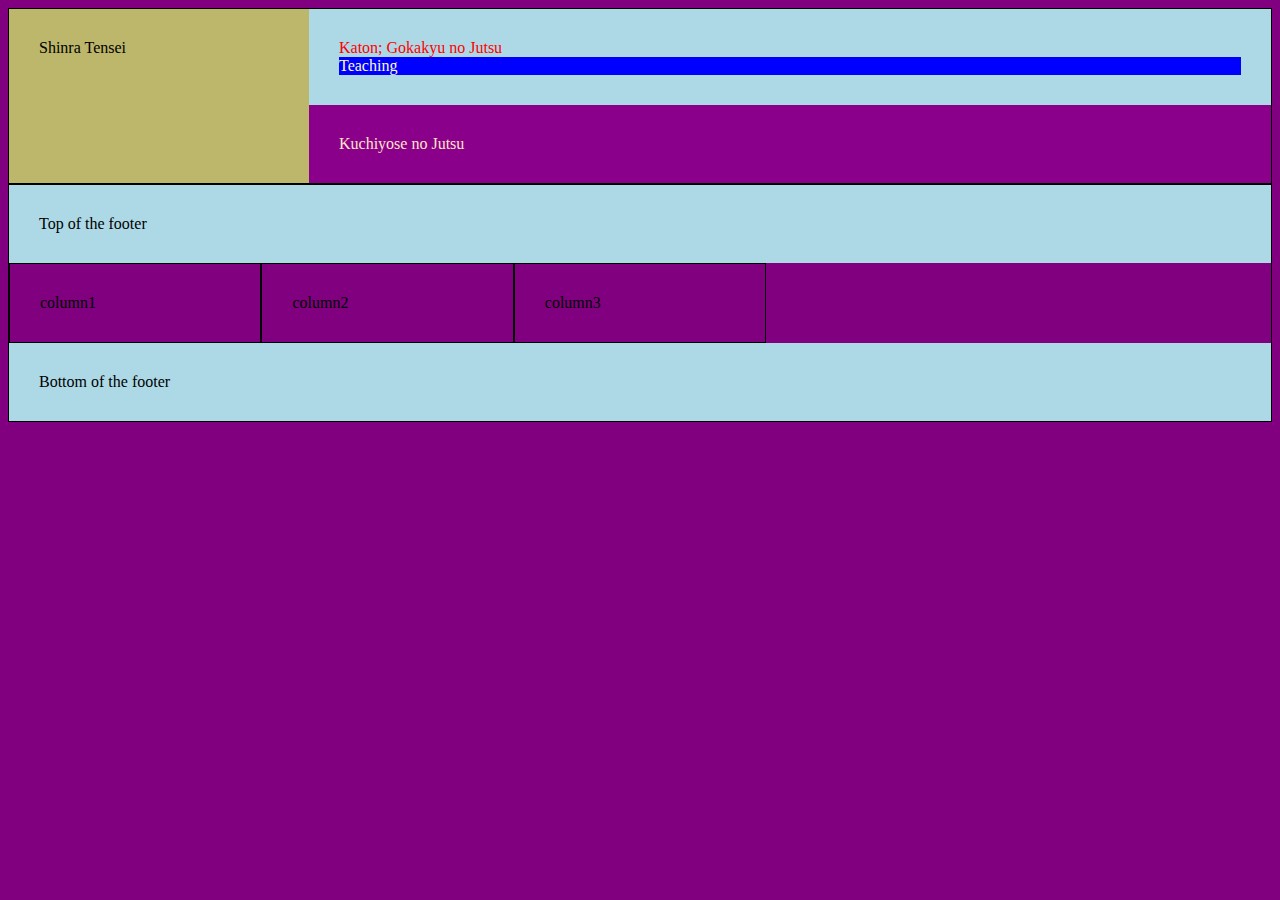
<file: grid-example/index.html>
<!DOCTYPE html>
<html lang="en">
<head>
    <link rel="stylesheet" href="css/style.css">
    <meta charset="UTF-8">
    <meta name="viewport" content="width=device-width, initial-scale=1.0">
    <title>Grid Example</title>
</head>
<body>
    <main>
        <section id="food">Shinra Tensei</section>
        <section class="favcolor">Kuchiyose no Jutsu</section>
        <section class="fireball">
            Katon; Gokakyu no Jutsu
            <div>Teaching</div>
        </section>
    </main>
    <footer>
        <section class="row1">Top of the footer</section>
        <section class="row2">column1</section>
        <section class="row2">column2</section>
        <section class="row2">column3</section>
        <section class="row3">Bottom of the footer</section>
    </footer>
</body>
</html>
</file>
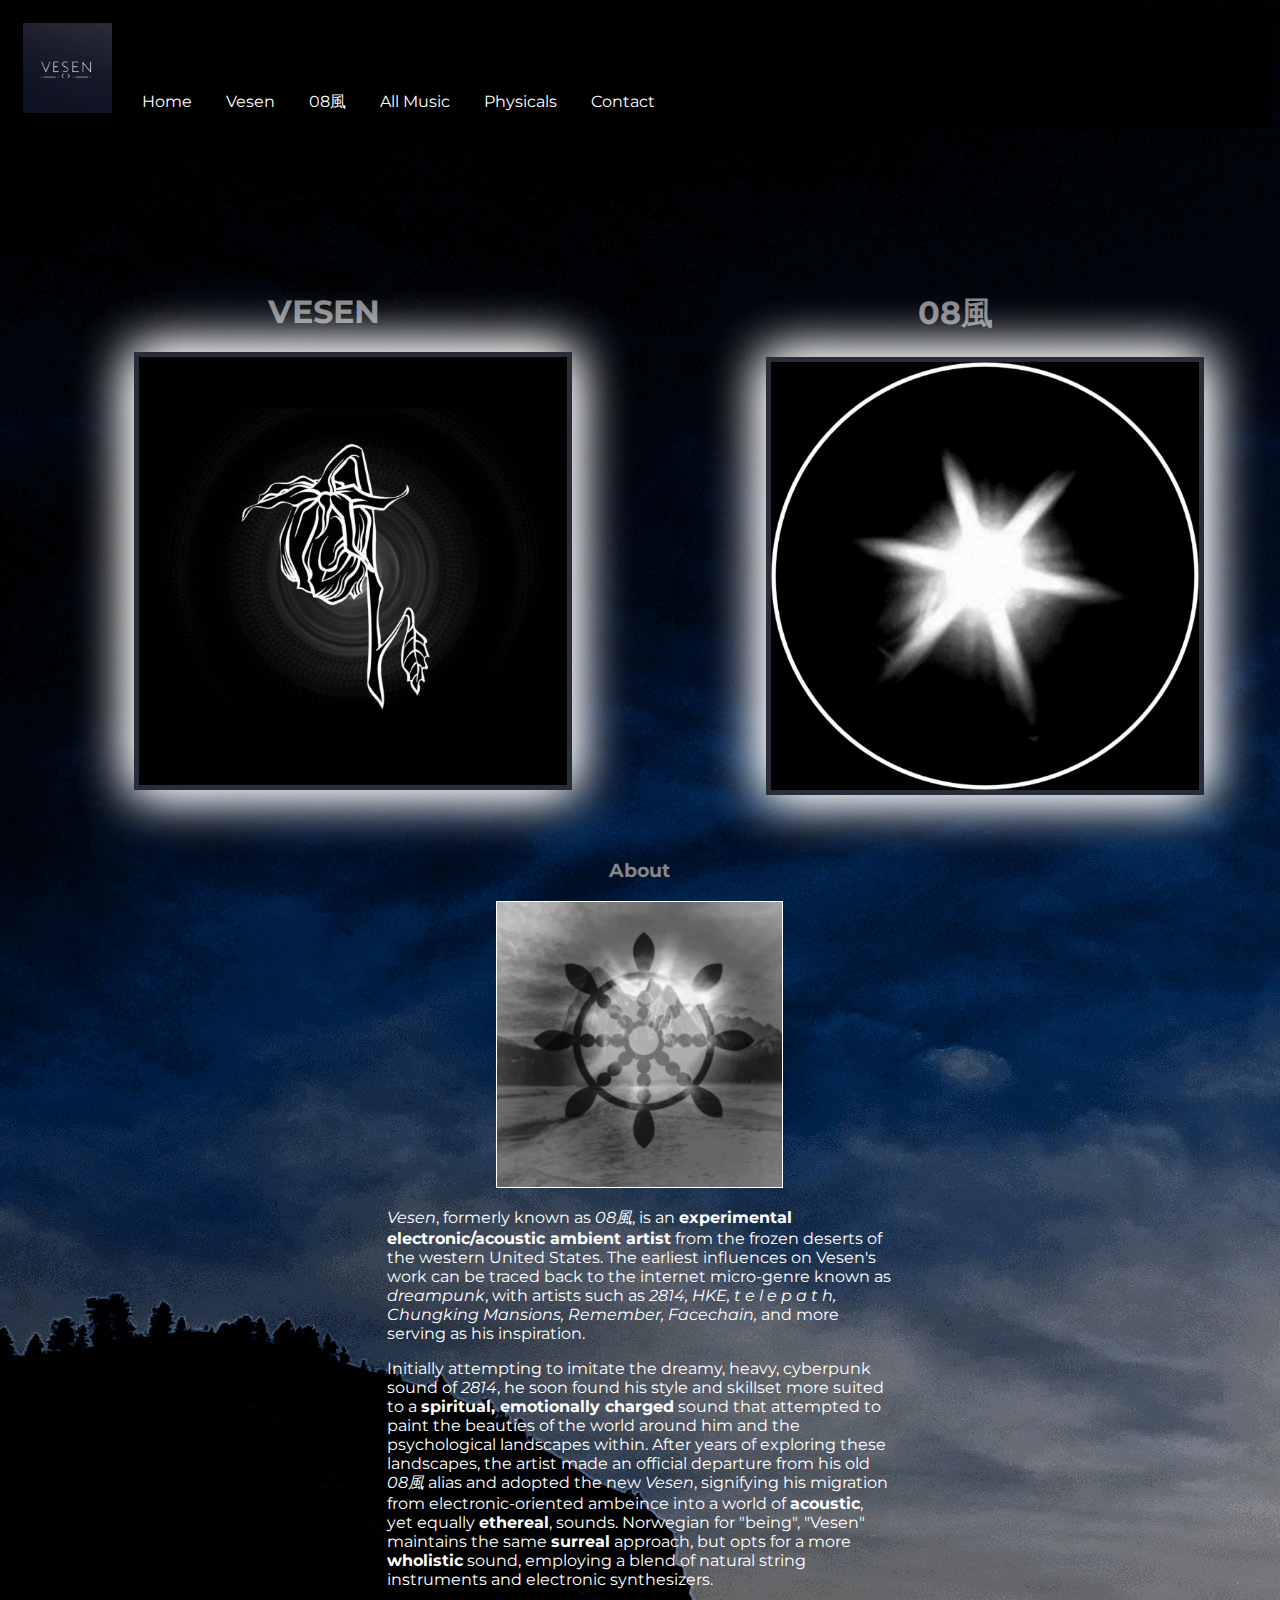
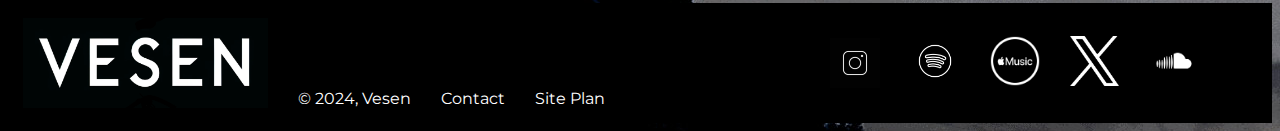
<file: vesen-site/index.html>
<!DOCTYPE html>
<html lang="en">
<head>
    <meta charset="UTF-8">
    <meta name="viewport" content="width=device-width, initial-scale=1.0">
    <link rel="stylesheet" href="styles/home-page.css">
    <title>Vesen | Home</title>
</head>
<body>
    <header>
        <div class="containter">
            <a href="index.html"><img src="images/logo.png" alt="logo" class="logo"></a>
            <nav>
                <a href="index.html" class="nav">Home</a>
                <a href="vesen-discography.html" class="nav">Vesen</a>
                <a href="08breezy-discography.html" class="nav">08風</a>
                <a href="" class="nav">All Music</a>
                <a href="" class="nav">Physicals</a>
                <a href="" class="nav">Contact</a>
            </nav>
        </div>
    </header>
    <main>
        <div class="vesen">
            <h1 class="artist-name">VESEN</h1>
            <a href="vesen-discography.html">
                <img src="images/vesen.jpeg" alt="vesen art" class="art" id="vesen-art">
            </a>
        </div>
        <div class="breezy">
            <h1 class="artist-name">08風</h1>
            <a href="08breezy-discography.html">
                <img src="images/08breezy.jpeg" alt="08風 art" class="art" id="breezy-art">
            </a>
        </div>
        <div class="about">
            <h3 class="about">About</h3>
            <img src="images/about.jpeg" alt="primordia" class="about-art">
            <div>
                <p><i>Vesen</i>, formerly known as <i>08風</i>, is an <b>experimental electronic/acoustic ambient artist</b> from the frozen deserts of the western United States. The earliest influences on Vesen's work can be traced back to the internet micro-genre known as <i>dreampunk</i>, with artists such as <i>2814, HKE, t e l e p a t h, Chungking Mansions, Remember, Facechain,</i> and more serving as his inspiration.</p>
                
                <p>Initially attempting to imitate the dreamy, heavy, cyberpunk sound of <i>2814</i>, he soon found his style and skillset more suited to a <b>spiritual, emotionally charged</b> sound that attempted to paint the beauties of the world around him and the psychological landscapes within. After years of exploring these landscapes, the artist made an official departure from his old <i>08風</i> alias and adopted the new <i>Vesen</i>, signifying his migration from electronic-oriented ambeince into a world of <b>acoustic</b>, yet equally <b>ethereal</b>, sounds. Norwegian for "being", "Vesen" maintains the same <b>surreal</b> approach, but opts for a more <b>wholistic</b> sound, employing a blend of natural string instruments and electronic synthesizers.</p>
            </div>
        </div>
    </main>
    <footer>
        <div class="lunchbox">
            <div class="contact">
                <img src="images/vesen-footer.png" alt="vesen-footer">
                <p class="footer-nav">&#169; 2024, Vesen</p>
                <a href="" class="footer-nav">Contact</a>
                <a href="site-plan.html" class="footer-nav">Site Plan</a>
            </div>
        </div>
        <div class="tupperware">
            <div class="social">
                <img src="images/insta.jpeg" class="social-media" alt="instagram" id="insta">
                <a href="https://open.spotify.com/artist/7eFhrORs8kftljzf6ARKkX?si=4qBpV_QRTiCo5wVAAJ-dRA" target="_blank"><img src="images/spotify.jpeg" class="social-media" alt="spotify" id="spotify"></a>
                <a href="https://music.apple.com/us/artist/vesen/1722644914" target="blank"><img src="images/Apple_Music_logo.png" class="social-media" alt="apple music" id="apple"></a>
                <a href="https://twitter.com/08bre_ezy" target="_blank"><img src="images/x.webp" class="social-media" alt="x" id="x"></a>
                <a href="https://soundcloud.com/user-454061104" target="_blank"><img src="images/soundcloud.jpeg" class="social-media" alt="soundcloud" id="sc"></a>
            </div>
        </div>
    </footer>
</body>
</html>
</file>
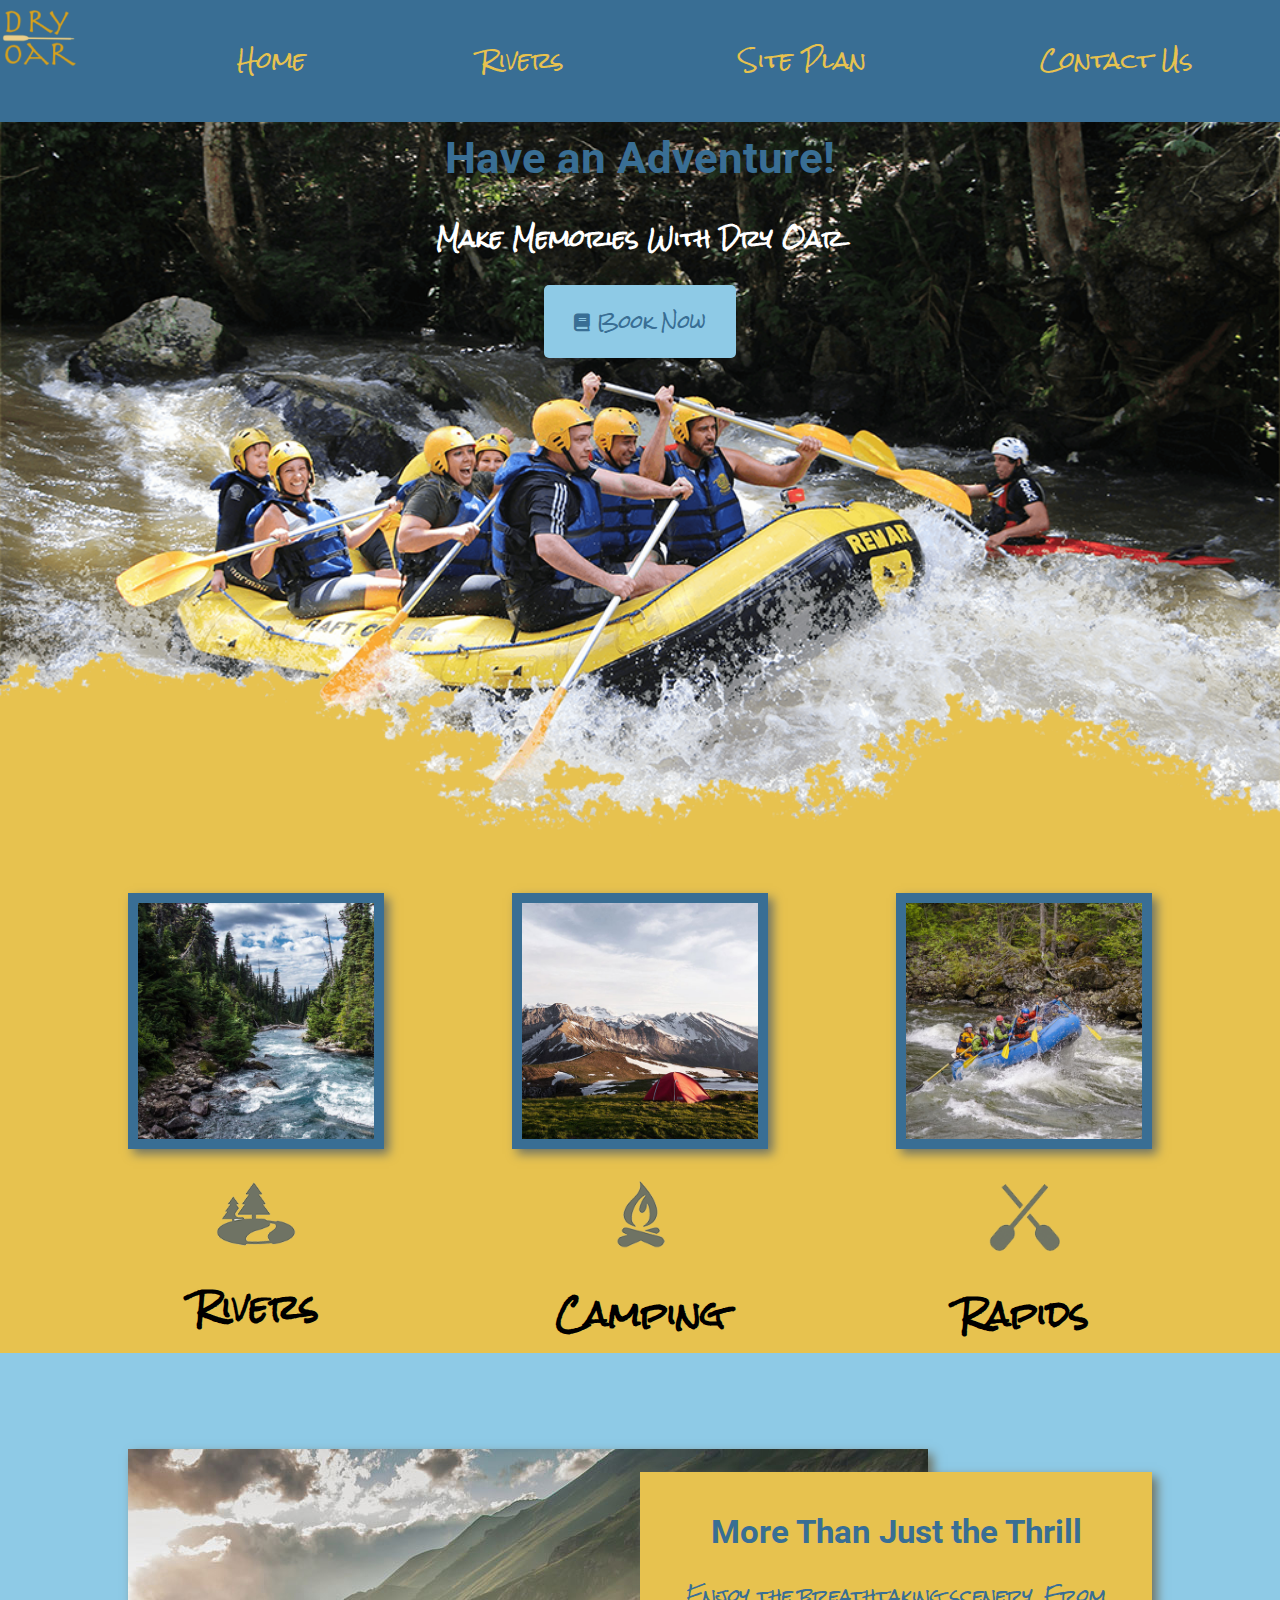
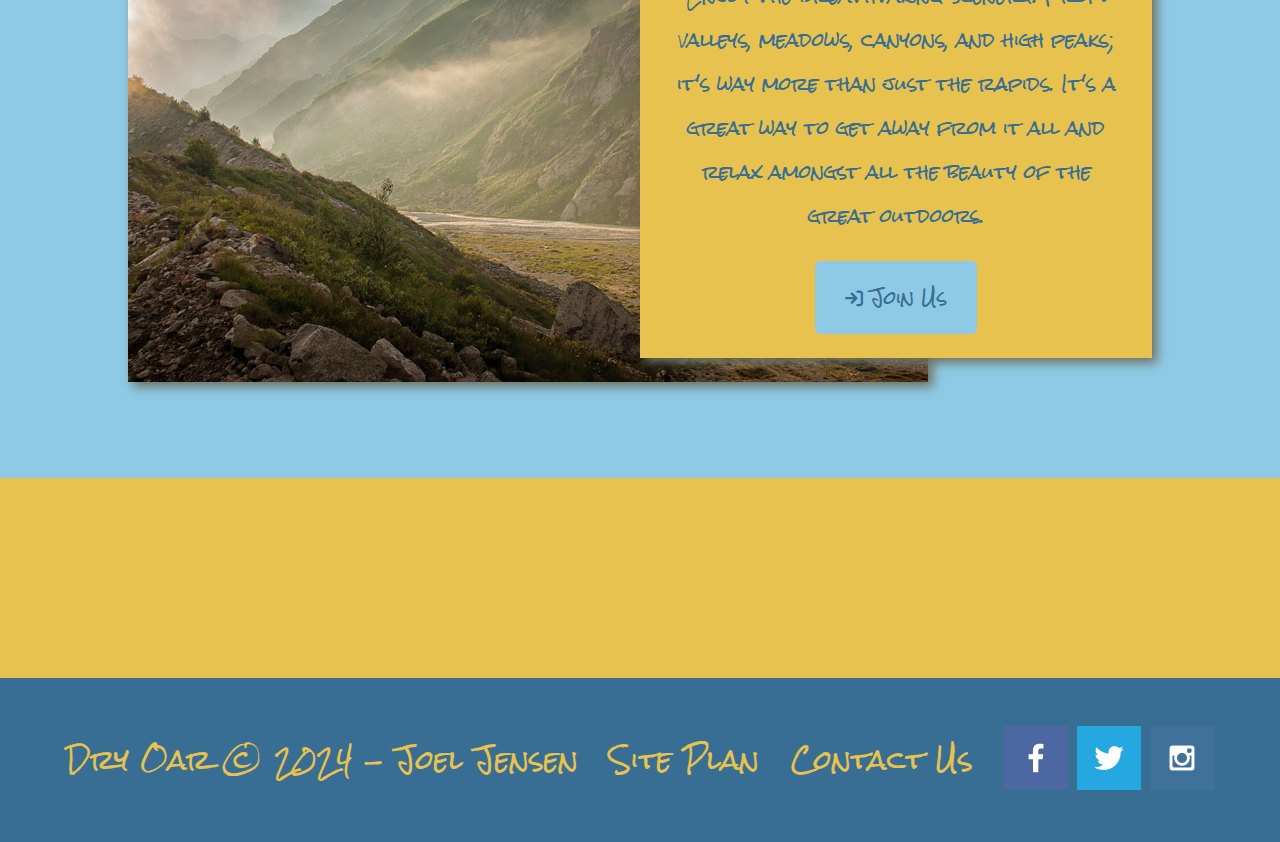
<file: wwr/index.html>
<!DOCTYPE html>
<html lang="en">
<head>
    <link rel="stylesheet" href="stlyes/style.css">
    <link rel="stylesheet" href="https://cdnjs.cloudflare.com/ajax/libs/font-awesome/6.0.0/css/all.min.css">
    <meta charset="UTF-8">
    <meta name="viewport" content="width=device-width, initial-scale=1.0">
    <title>Dry Oar Rafting | White Water Rafting for Adults and Families | Home</title>
</head>

<body>
    <div id="content">
        <header>
            <a href="index.html">
                <img class="logo" src="images/logoyello.png" alt="Dry Oar Logo" id="logo_link">
            </a>
            <nav>
                <a href="index.html">Home</a>
                <a href="rivers.html">Rivers</a>
                <a href="site_plan_rafting.html">Site Plan</a>
                <a href="contactus.html">Contact Us</a>
            </nav>
        </header>
        <div id="hero">
            <div id="hero-box">
                <img id="hero-img" src="images/hero.png" alt="People enjoying rafting">
            </div>
            <section id="hero-msg">
                <h1 class="home-title">Have an Adventure!</h1>
                <h4>Make Memories With Dry Oar</h4>
                <div class="button-box">
                    <a class="book" href="contactus.html"><i class="fa-solid fa-book"></i> Book Now</a>
                </div>
            </section>
        </div>
        <main class="home-grid">
            <section class="rivers-card">
                <img class="card-img" src="images/rivers.jpg" alt="river in forest">
                <img class="icon" src="images/river_icon.png" alt="river icon">
                <h2>Rivers</h2>
            </section>
            <section class="camping-card">
                <img class="card-img" src="images/camping.jpg" alt="tent in mountains">
                <img class="icon" src="images/fire_icon.png" alt="oars-icon">
                <h2>Camping</h2>
            </section>
            <section class="rapid-card">
                <img class="card-img" src="images/rapids.jpg" alt="rafting boat">
                <img class="icon" src="images/oars.png" alt="oars icon">
                <h2>Rapids</h2>
            </section>
            <div id="background"></div>
            <img class="mountains" src="images/mountains.jpg" alt="Misty mountaints">
            <section class="msg">
                <h2>More Than Just the Thrill</h2>
                <p>Enjoy the breathtaking scenery. From valleys, meadows, canyons, and high peaks; it's way more than just the rapids. It's a great way to get away from it all and relax amongst all the beauty of the great outdoors.</p>
                <a class="join" href="rivers.html"><i class="fa-solid fa-arrow-right-to-bracket"></i> Join Us</a>
            </section>
        </main>
        <footer>
            <p>Dry Oar &copy; 2024 - Joel Jensen</p>
            <p>
                <a href="site_plan_rafting.html" target="_blank">Site Plan</a>
            </p>
            <p>
                <a href="contactus.html" target="_blank">Contact Us</a>
            </p>
            <div class="social">
                <a href="https://facebook.com" target="_blank">
                    <img src="images/facebook.png" alt="fb icon">
                </a>
                <a href="https://twitter.com" target="_blank">
                    <img src="images/twitter.png" alt="twitter icon">
                </a>
                <a href="https://instagram.com" target="_blank">
                    <img src="images/instagram.png" alt="instagram icon">
                </a>
            </div>
        </footer>
    </div>
</body>
</html>
</file>
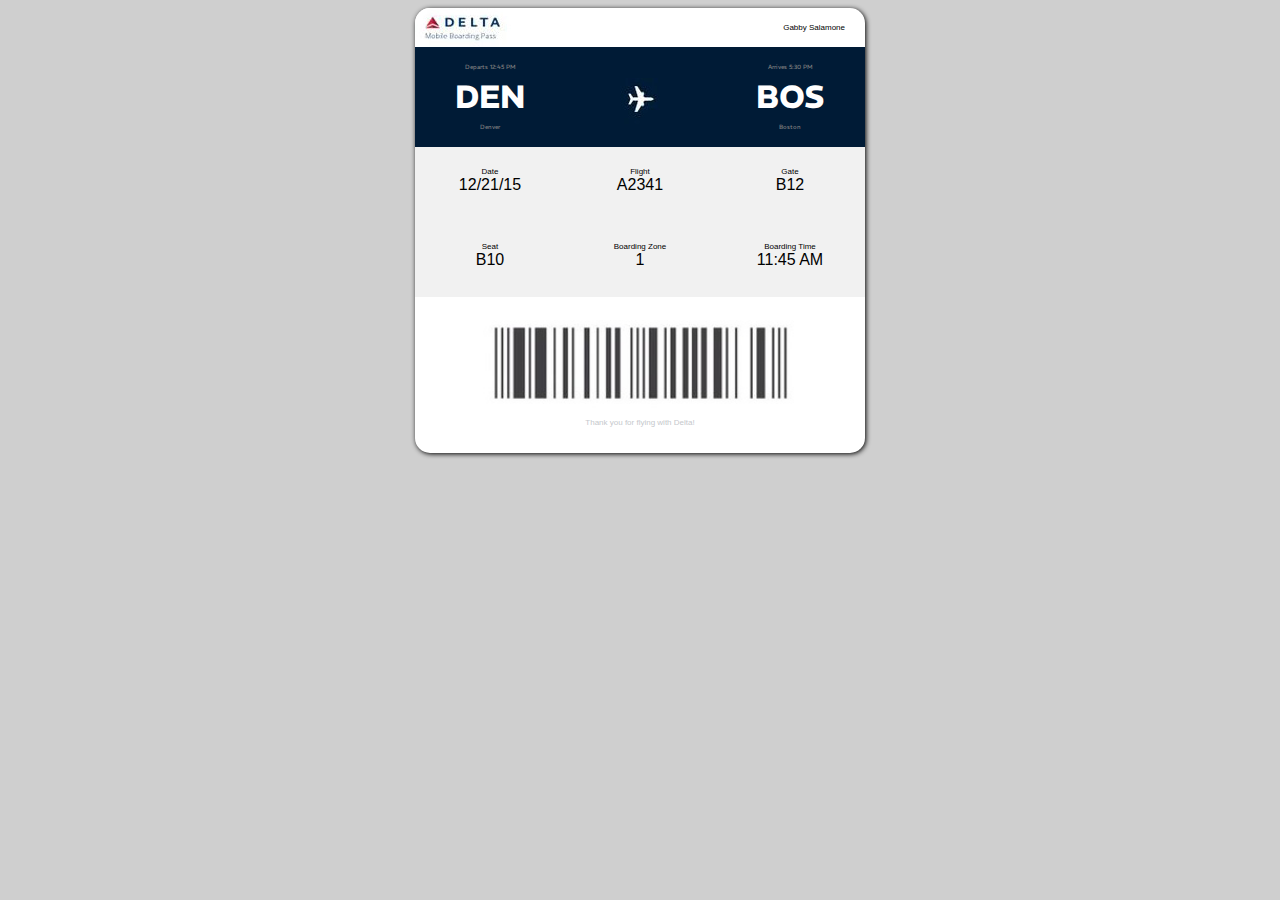
<file: ice/ice-delta/index.html>
<!DOCTYPE html>
<html lang="en">
<head>
    <link rel="stylesheet" href="style.css">
    <meta charset="UTF-8">
    <meta name="viewport" content="width=device-width, initial-scale=1.0">
    <title>Document</title>
</head>
<body>
    <div class="delta-card">
        <header> <!-- Very top of the card with logo and passenger name -->
            <img src="photos/boarding-pass-delta.jpg" alt="Delta Logo" class="logo">
            <p id="name">Gabby Salamone</p>
        </header>
        <section class="destination">
            <div class="center">
                <p class="time">Departs 12:45 PM</p>
                <h1 class="airport-code">DEN</h1>
                <p class="airport">Denver</p>
            </div>
            <img class="center" src="photos/boarding-pass-plane.jpg" alt="Cool Little Plane">
            <div class="center">
                <p class="time">Arrives 5:30 PM</p>
                <h1 class="airport-code">BOS</h1>
                <p class="airport">Boston</p>
            </div>
        </section>
        <section class="information">
            <div class="center">
                <p class="title">Date</p>
                <p class="details">12/21/15</p>
            </div>
            <div class="center">
                <p class="title">Flight</p>
                <p class="details">A2341</p>
            </div>
            <div class="center">
                <p class="title">Gate</p>
                <p class="details">B12</p>
            </div>
            <div class="center">
                <p class="title">Seat</p>
                <p class="details">B10</p>
            </div>
            <div class="center">
                <p class="title">Boarding Zone</p>
                <p class="details">1</p>
            </div>
            <div class="center">
                <p class="title">Boarding Time</p>
                <p class="details">11:45 AM</p>
            </div>
        </section>
        <section class="footer">
            <img class="barcode" src="photos/boarding-pass-barcode.jpg" alt="Barcode">
            <p class="thankyou">Thank you for flying with Delta!</p>
        </section>
    </div>
</body>
</html>
</file>
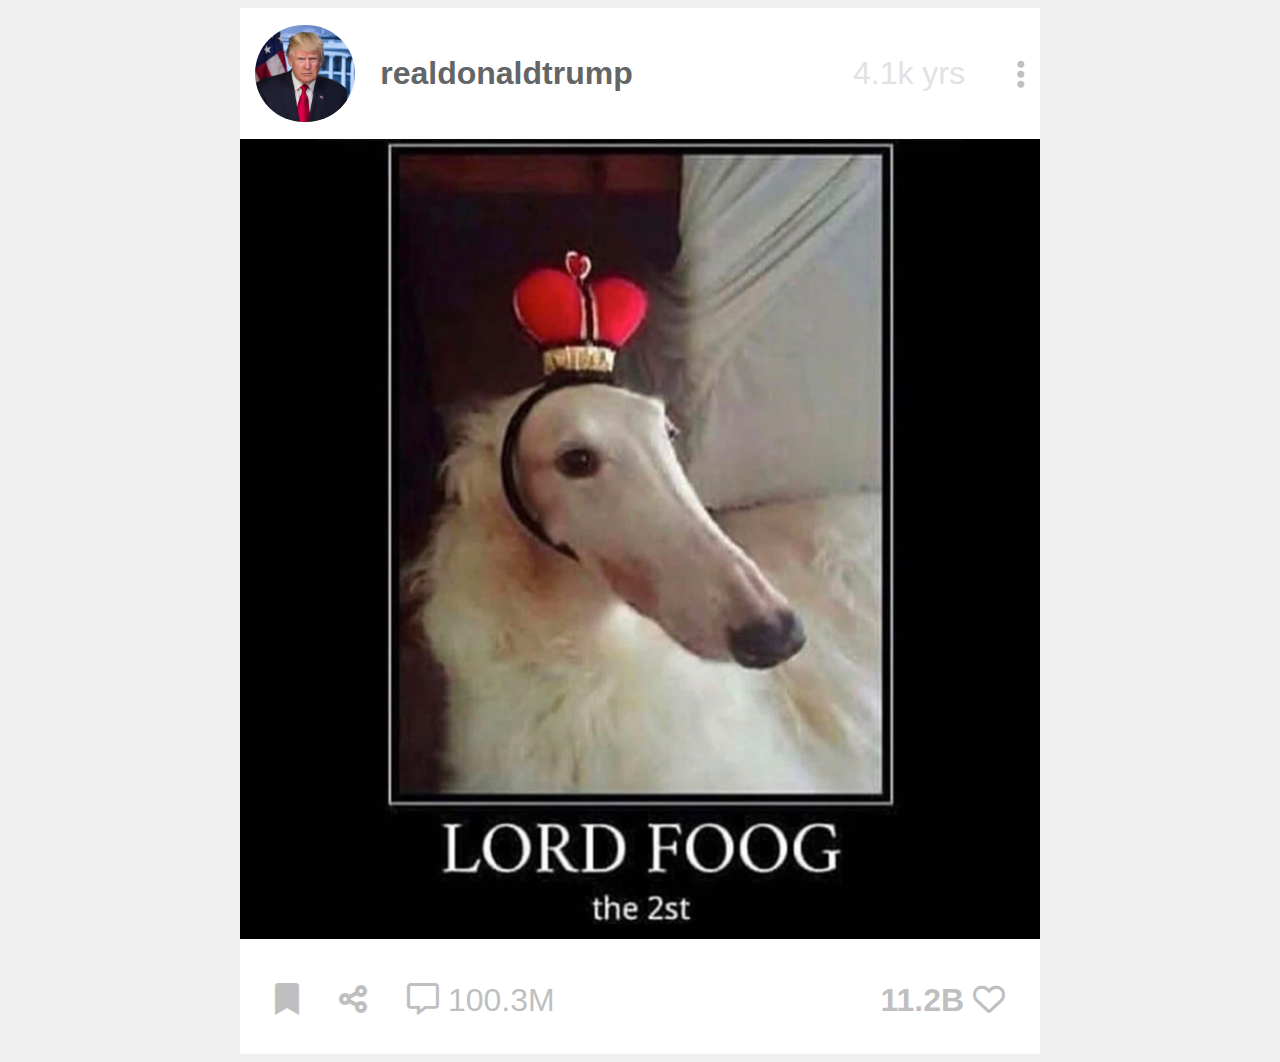
<file: ice/ice-icon/index.html>
<!DOCTYPE html>
<html lang="en">
<head>
    <link rel="stylesheet" href="style.css">
    <link rel="stylesheet" href="https://cdnjs.cloudflare.com/ajax/libs/font-awesome/6.0.0/css/all.min.css">
    <meta charset="UTF-8">
    <meta name="viewport" content="width=device-width, initial-scale=1.0">
    <title>ICE CHALLENGE</title>
</head>
<body>
    <div class="container">
        <header>
            <div class="lunchbox">
                <section class="profile">
                    <img src="images/donarado-toranpu.png" alt="45" class="pfp">
                    <p><b>realdonaldtrump</b></p>
                </section>
                <section class="interact">
                    <p class="time">4.1k yrs</p>
                    <i class="fa-solid fa-ellipsis-vertical"></i>
                </section>
            </div>
        </header>
        <main>
            <img src="images/lordfoogthe2st.jpg" alt="lordfoog" class="content">
        </main>
        <footer>
            <div class="tupperware">
                <section class="share">
                    <p class="interactions"><i class="fa-solid fa-bookmark"></i></p>
                    <p class="interactions"><i class="fa-solid fa-share-nodes"></i></p>
                    <p class="interactions"><i class="fa-regular fa-message"></i> 100.3M</p>
                </section>
                <section class="likes">
                    <p class="interactions"><b>11.2B </b><i class="fa-regular fa-heart"></i></p>
                </section>
            </div>
        </footer>
    </div>
</body>
</html>
</file>
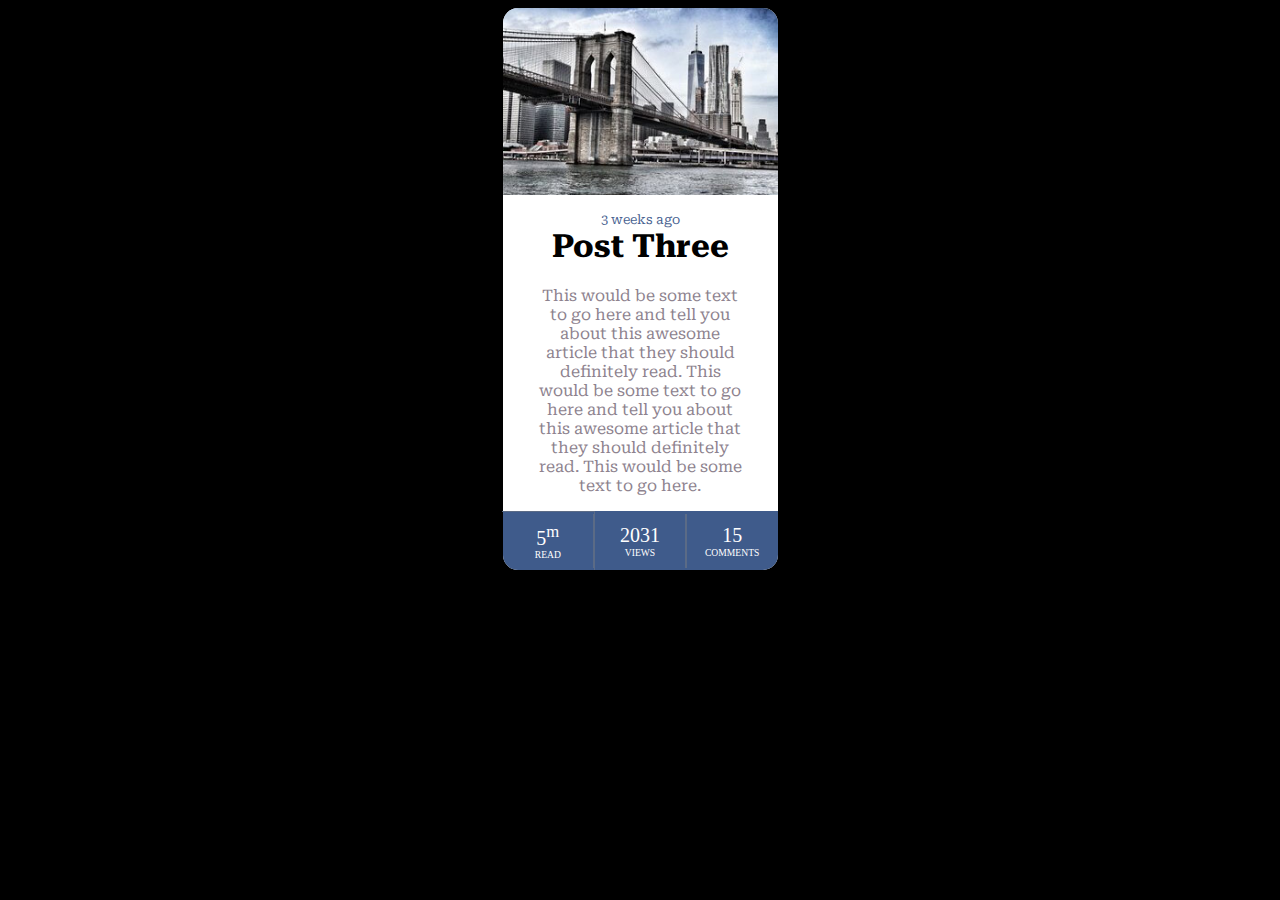
<file: ice/ice_city/index.html>
<!DOCTYPE html>
<html lang="en">
<head>
    <link rel="stylesheet" href="style.css">
    <meta charset="UTF-8">
    <meta name="viewport" content="width=device-width, initial-scale=1.0">
    <title>Document</title>
</head>
<body>
    <div class="content">
        <img src="w09_ice_img.jpg" alt="Cityscape" class="hero">
        <section class="article">
            <p class="publish-time">3 weeks ago</p>
            <h2 class="title">Post Three</h2>
            <p class="about">This would be some text to go here and tell you about this awesome article that they should definitely read. This would be some text to go here and tell you about this awesome article that they should definitely read. This would be some text to go here.</p>
        </section>
        <section class="foot">
            <div class="read">
                <p class="details">5<sup>m</sup></p>
                <p class="info">READ</p>
            </div>
            <div class="views">
                <p class="details">2031</p>
                <p class="info">VIEWS</p>
            </div>
            <div class="comments">
                <p class="details">15</p>
                <p class="info">COMMENTS</p>
            </div>
        </section>
    </div>
</body>
</html>
</file>
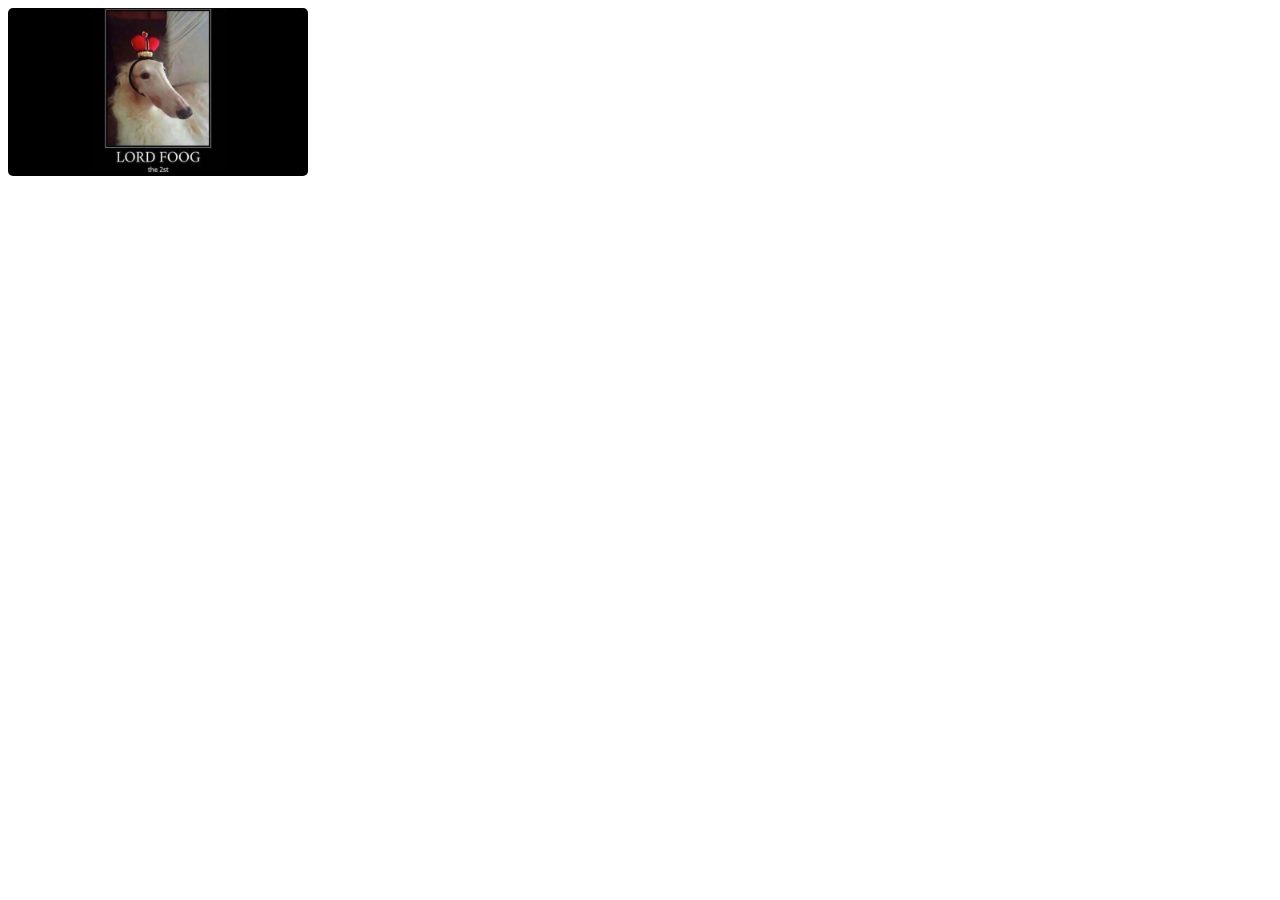
<file: blh.html>
<!DOCTYPE html>
<html lang="en">
<head>
    <meta charset="UTF-8">
    <link rel="stylesheet" href="blh.css">
    <meta name="viewport" content="width=device-width, initial-scale=1.0">
    <title>Component</title>
</head>
<body>
    <!-- Trigger the Modal -->
    <img id="myImg" src="ice/ice-icon/images/lordfoogthe2st.jpg" alt="Hail Lord Foog" style="width:100%;max-width:300px">

    <!-- The Modal -->
    <div id="myModal" class="modal">

    <!-- The Close Button -->
    <span class="close">&times;</span>

    <!-- Modal Content (The Image) -->
    <img class="modal-content" id="img01">

    <!-- Modal Caption (Image Text) -->
    <div id="caption"></div>
    </div>
    <script src="blh.js"></script>
</body>
</html>
</file>
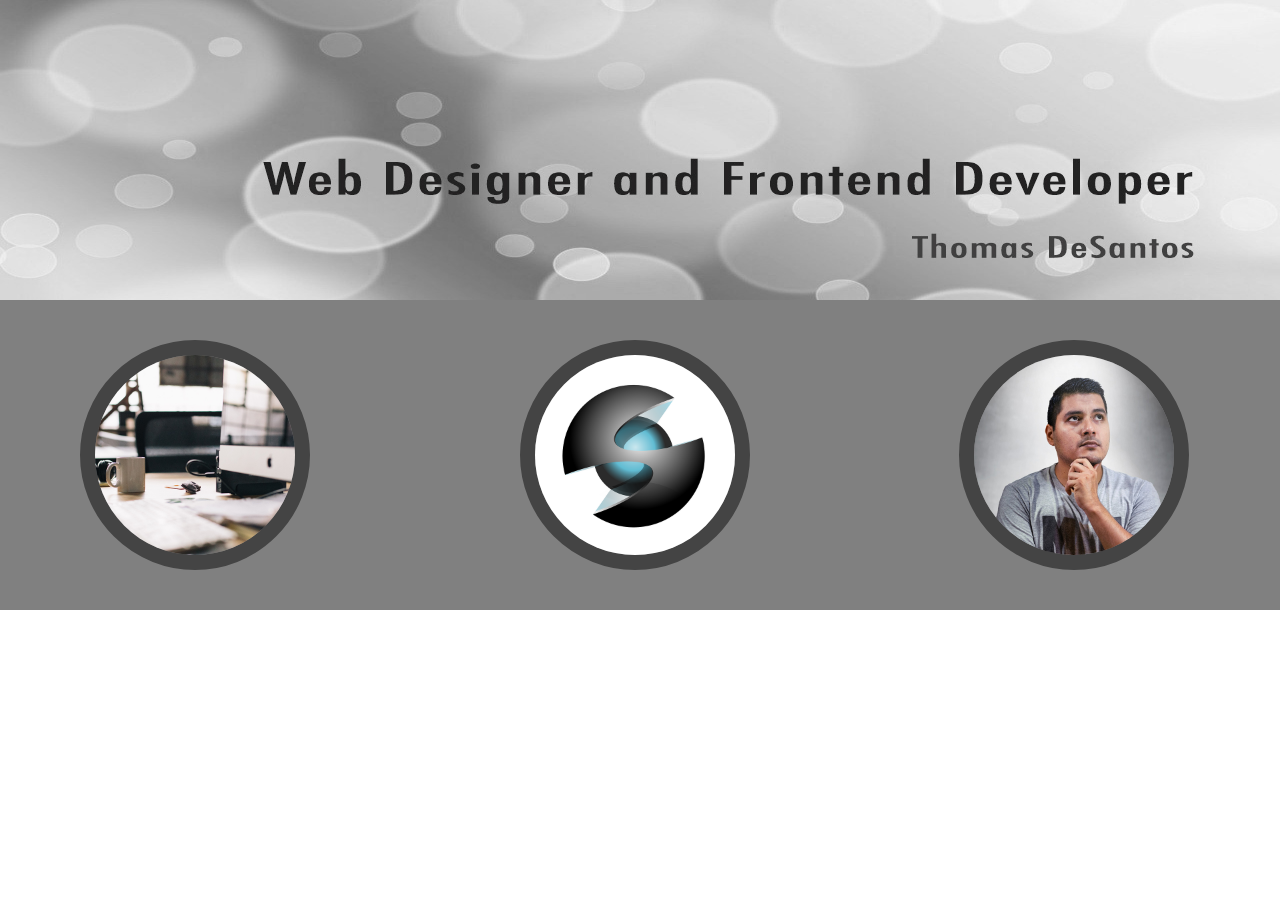
<file: ice/ice_1.html>
<!DOCTYPE html>
<html lang="en">
<head>
    <link rel="stylesheet" href="ice_1_style.css">
    <meta charset="UTF-8">
    <meta name="viewport" content="width=device-width, initial-scale=1.0">
    <title>Ice Challenge 2</title>
</head>
<body>
    <div class="container">
        <header>
            <img id="frontend" src="images/w05_circles.jpg" alt="circles">
        </header>
        <main >
            <img class="graphics" src="images/w05_ice_image_desk.jpg" alt="desk">
            <img class="graphics" src="images/w05_ice_image_graphic.png" alt="graphic">
            <img class="graphics" src="images/w05_ice_image_person.jpg" alt="person">
        </main>
    </div>
</body>
</html>
</file>
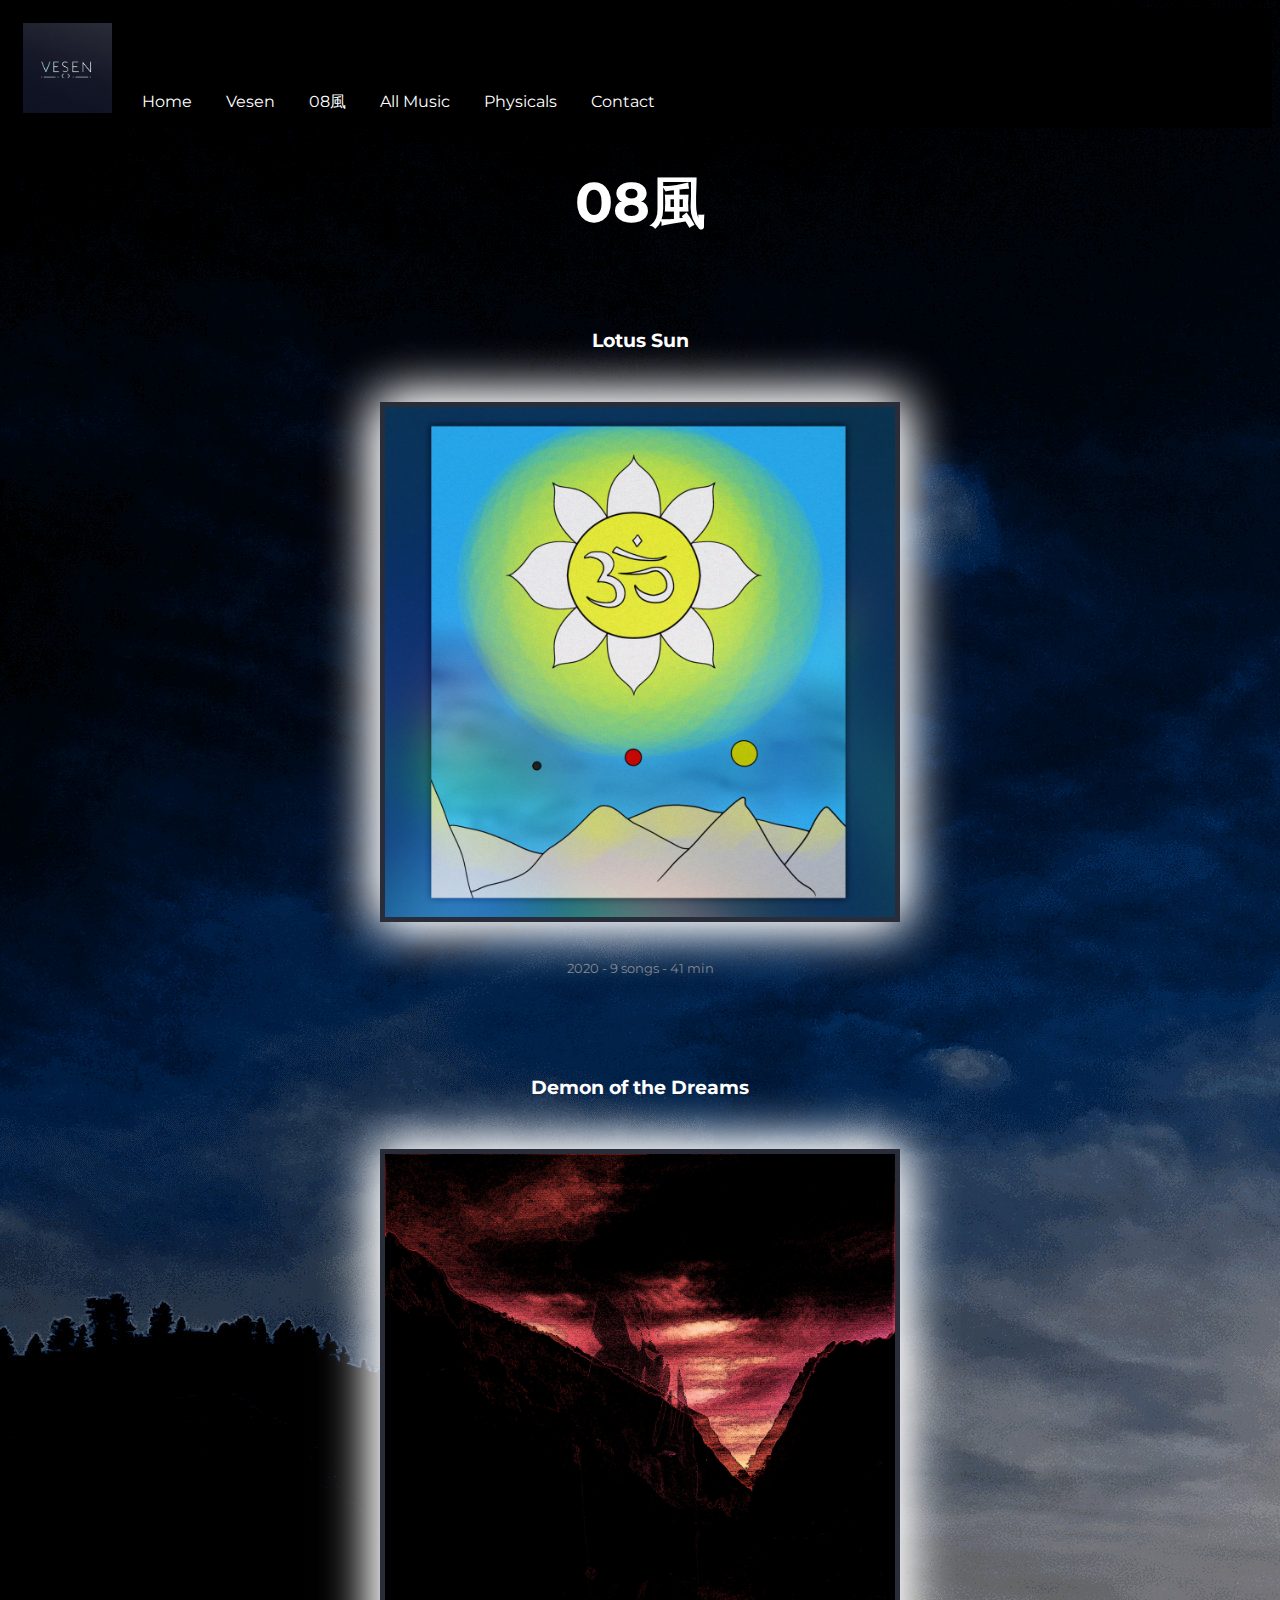
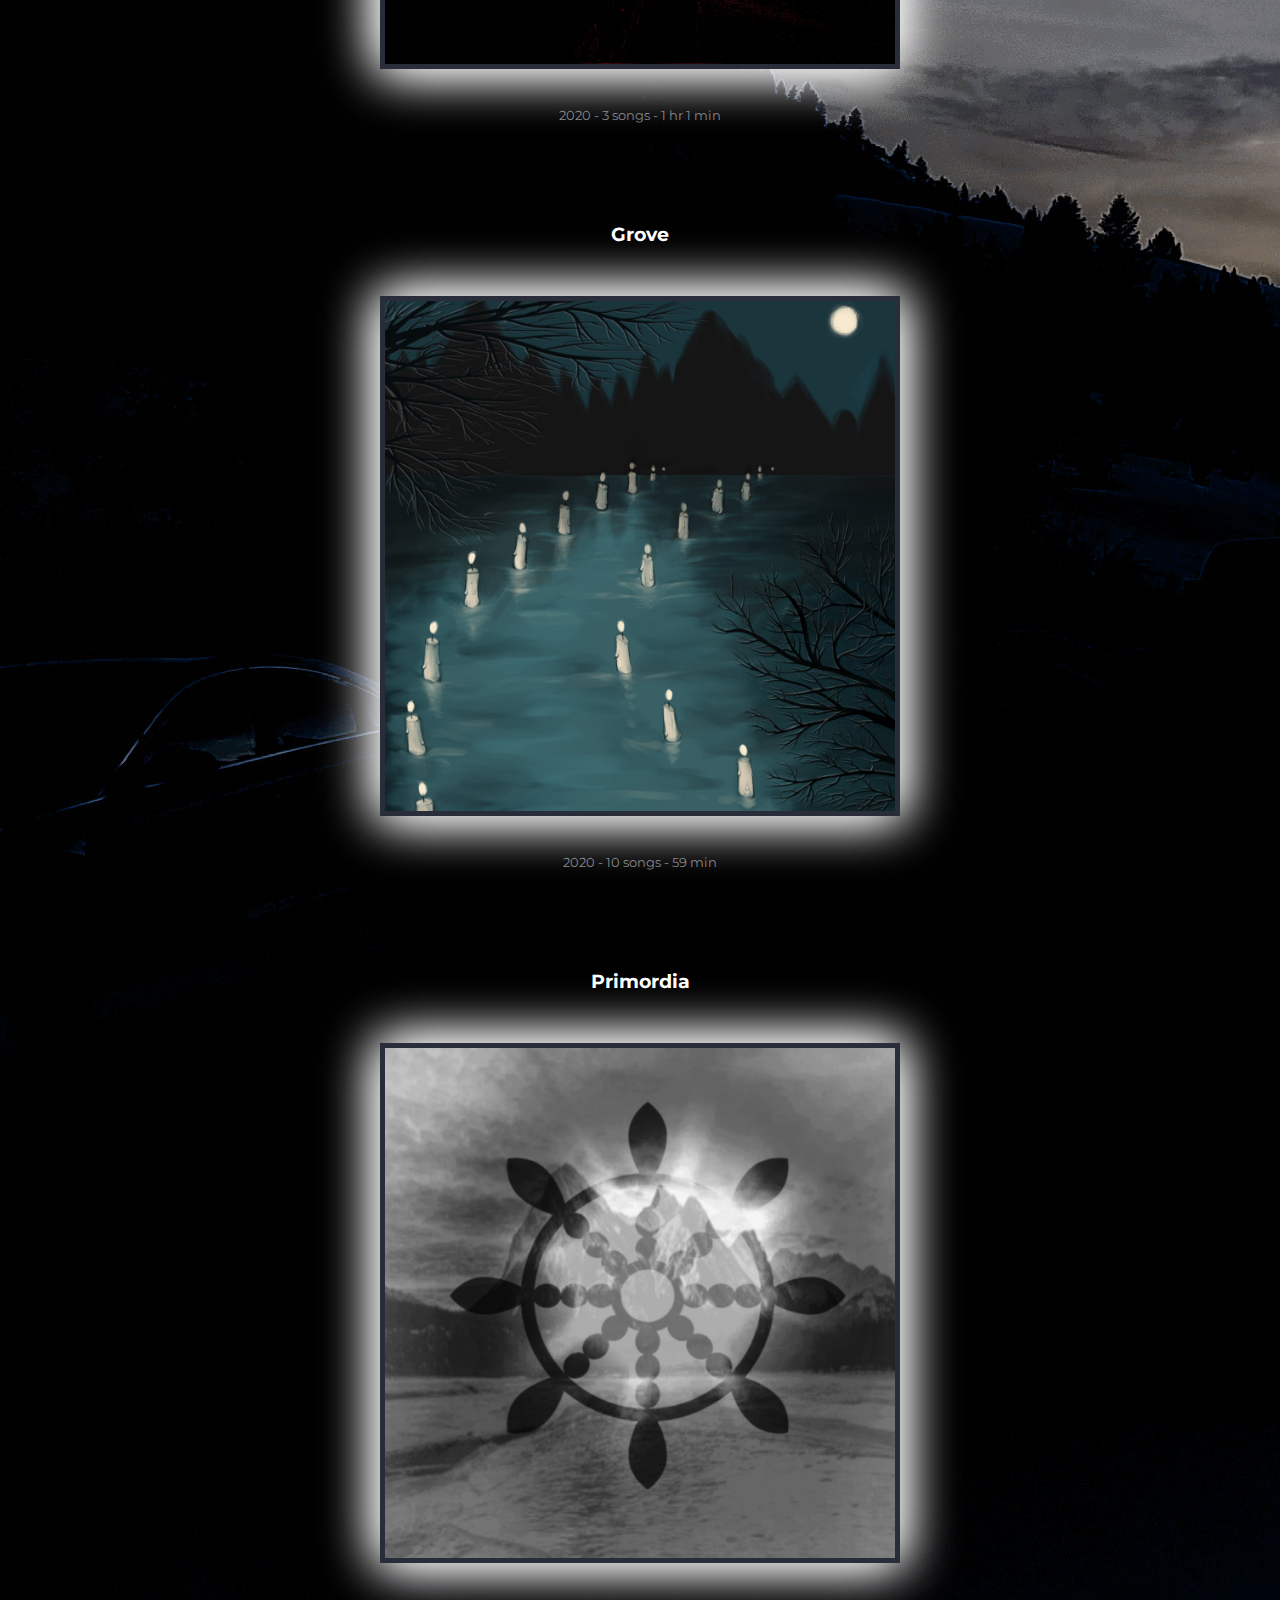
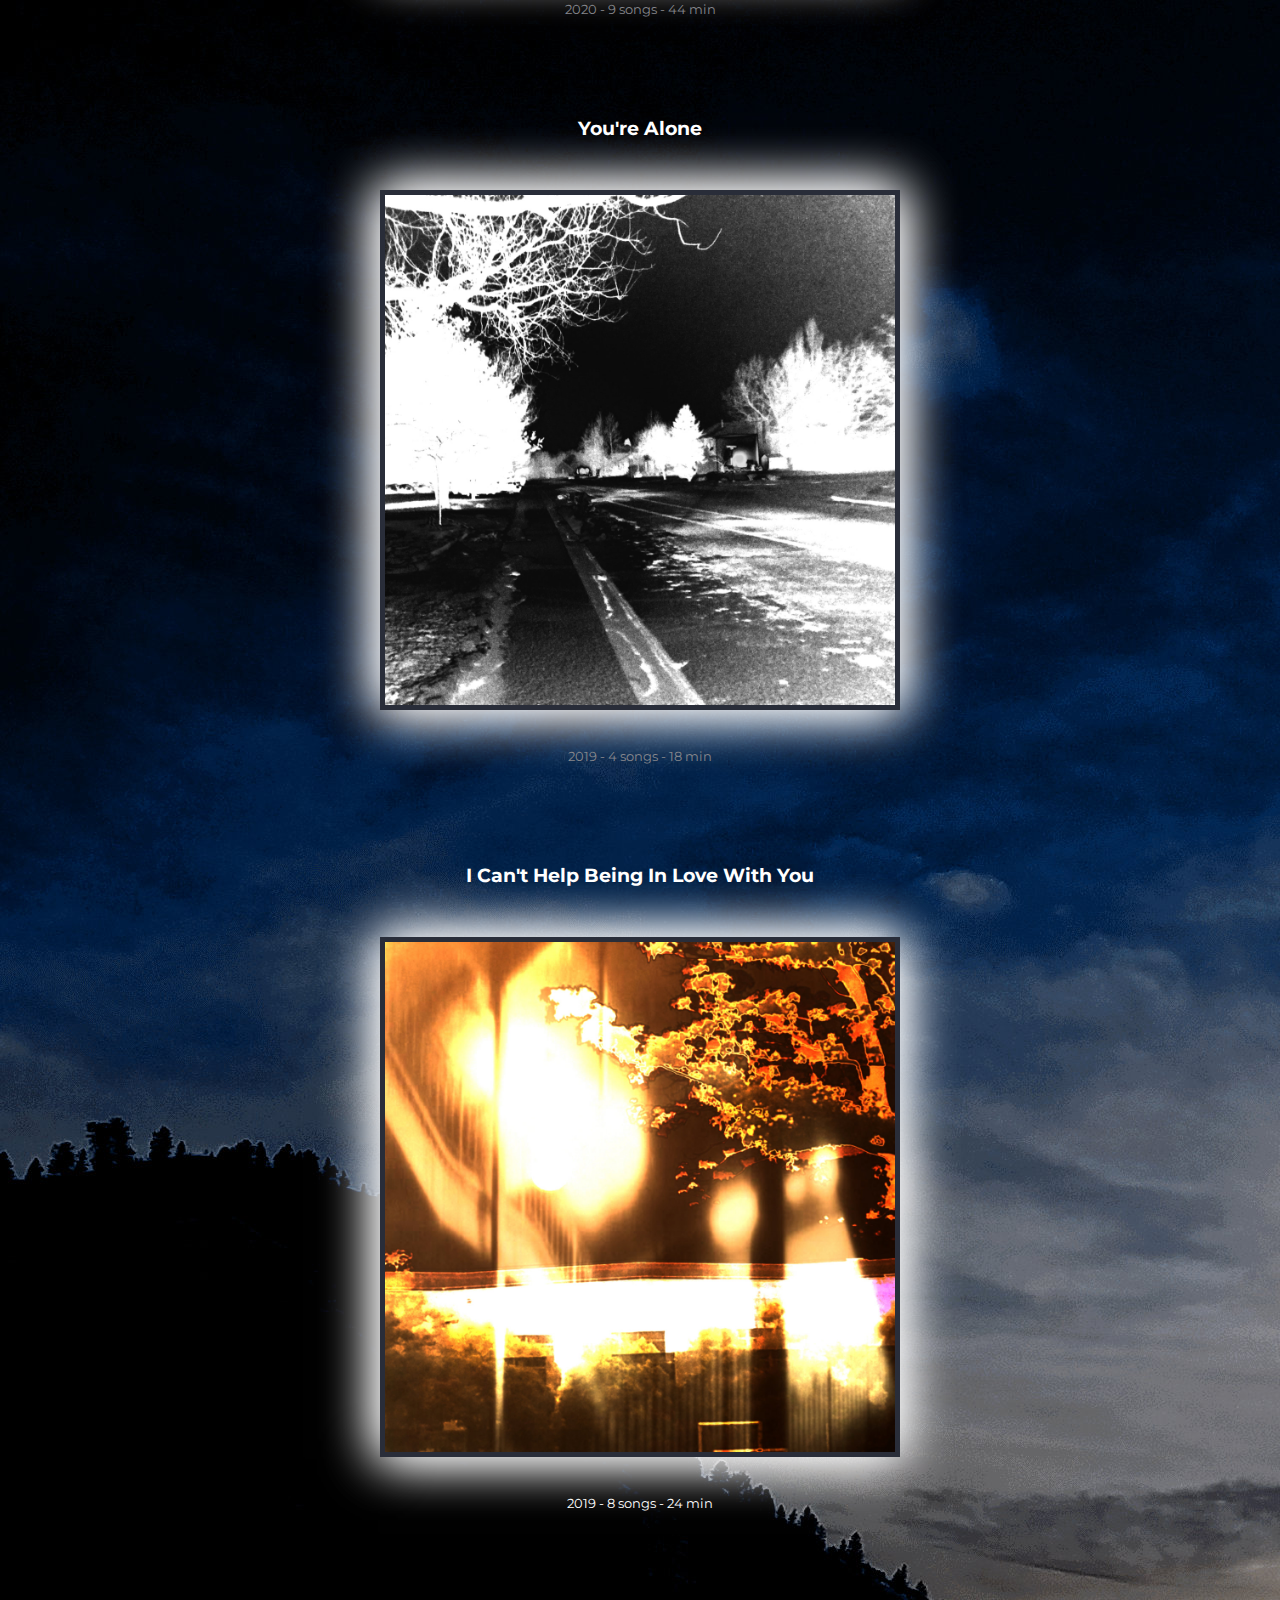
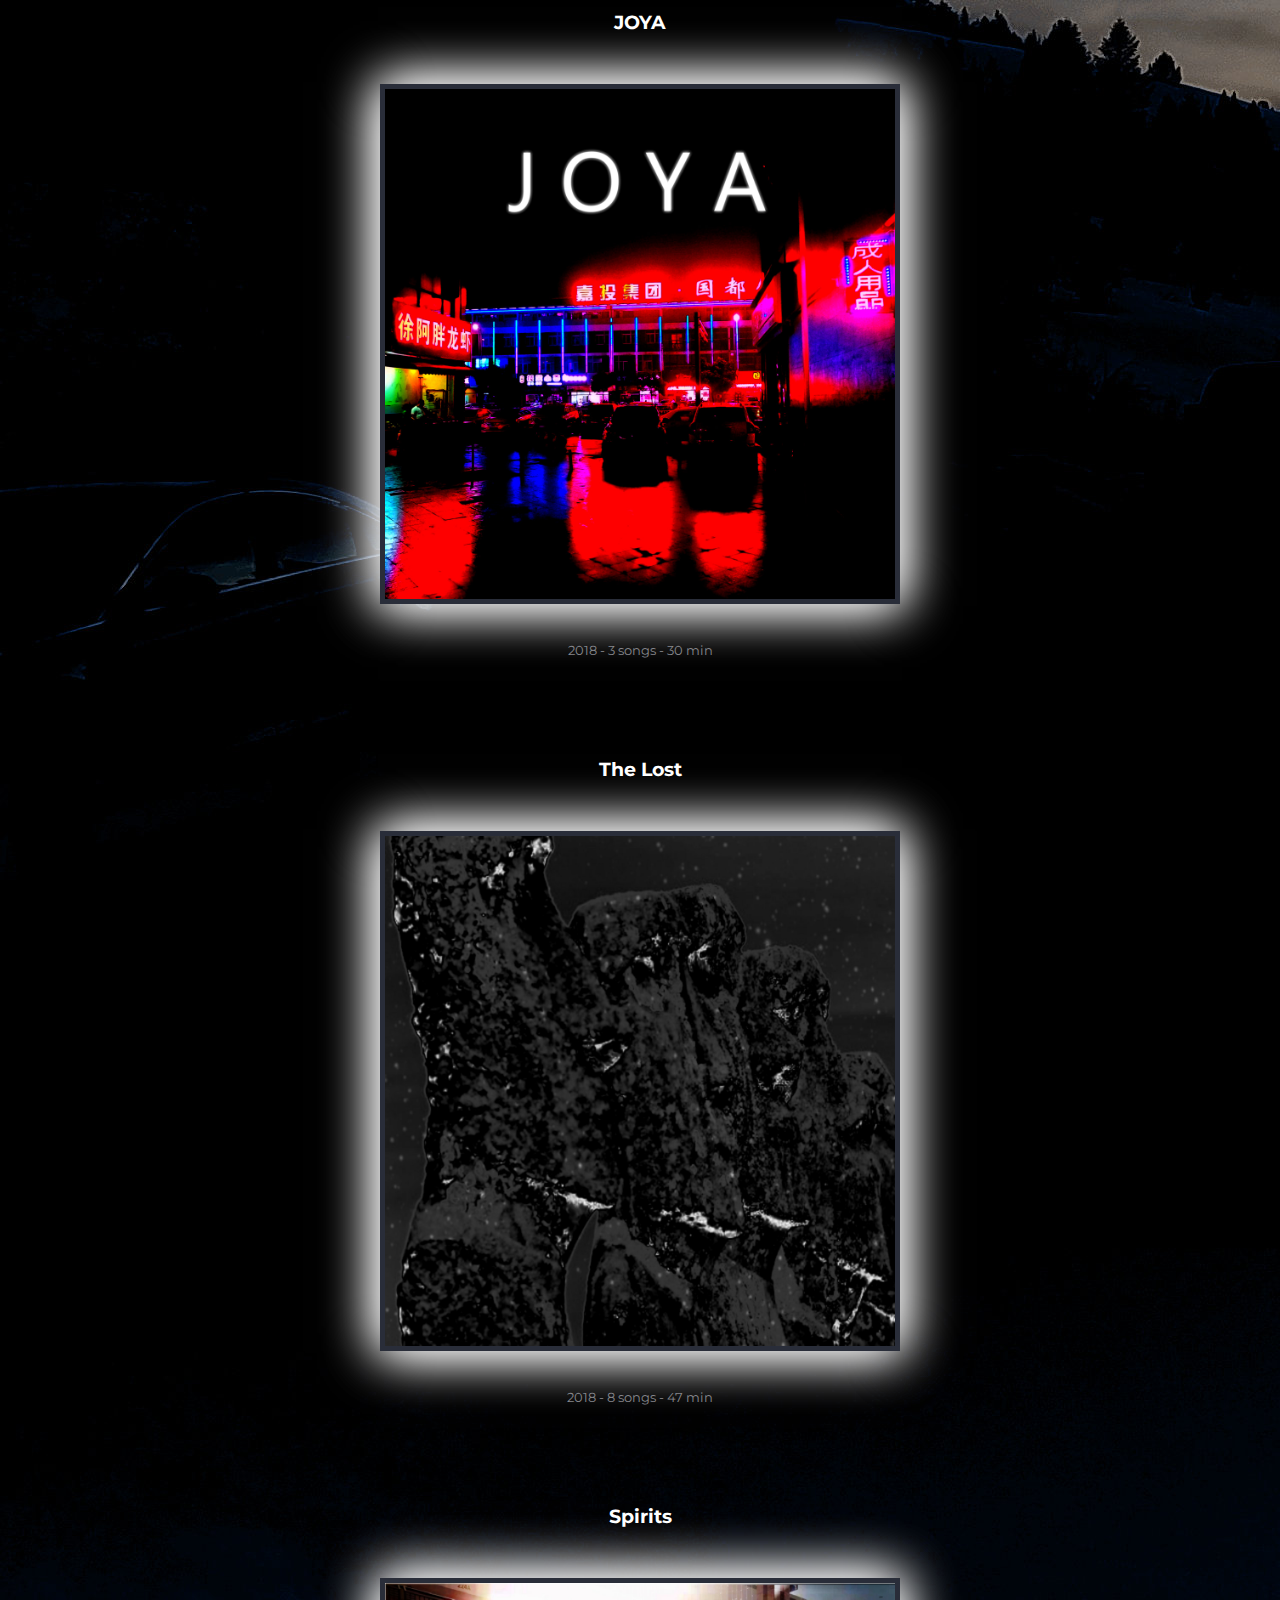
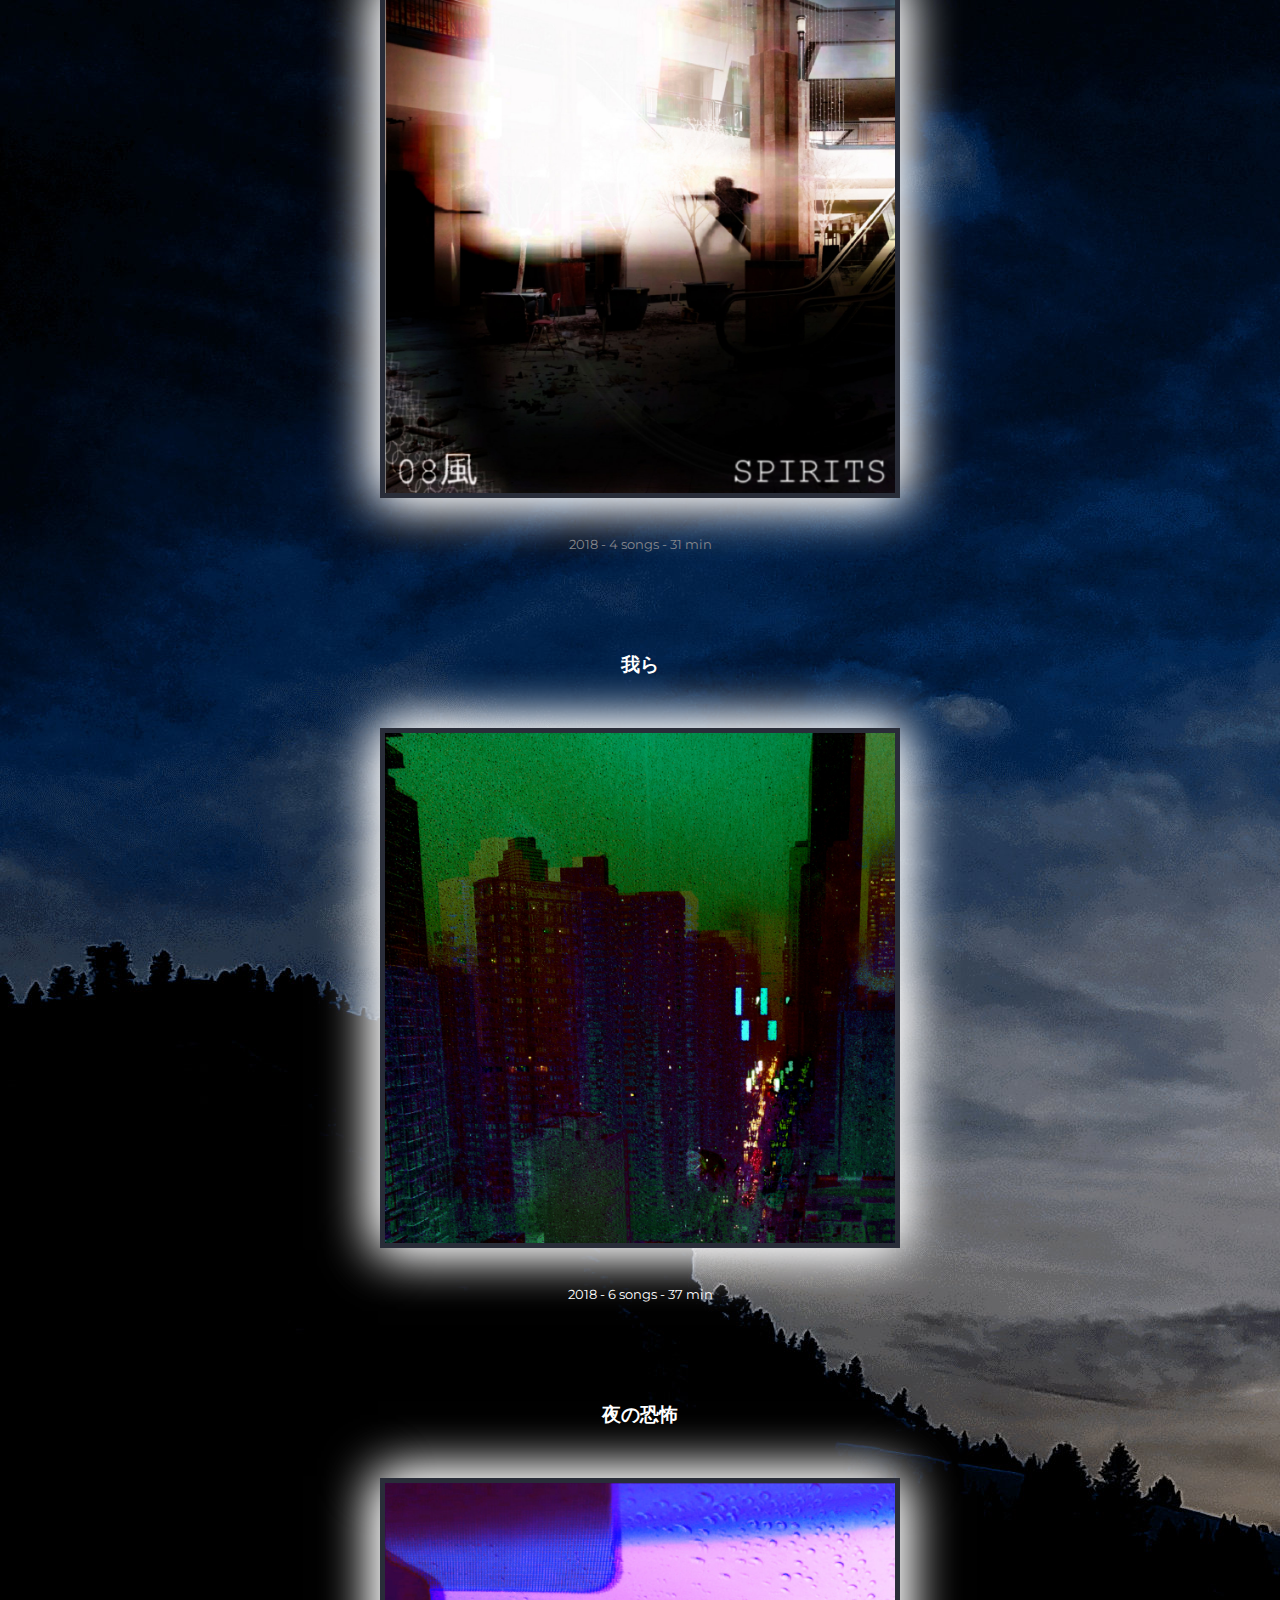
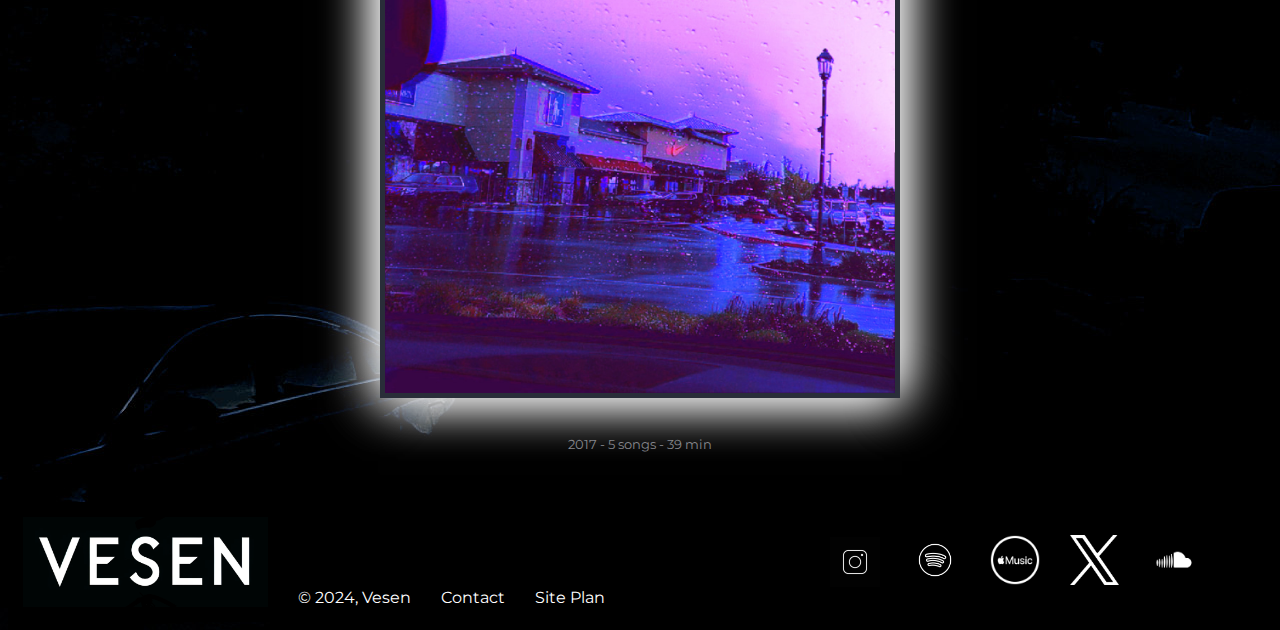
<file: vesen-site/08breezy-discography.html>
<!DOCTYPE html>
<html lang="en">
<head>
    <meta charset="UTF-8">
    <link rel="stylesheet" href="styles/08breezy.css">
    <meta name="viewport" content="width=device-width, initial-scale=1.0">
    <title>08風 Discography</title>
</head>
<body>
    <header>
        <div class="containter">
            <a href="index.html"><img src="images/logo.png" alt="logo" class="logo"></a>
            <nav>
                <a href="index.html" class="nav">Home</a>
                <a href="vesen-discography.html" class="nav">Vesen</a>
                <a href="08breezy-discography.html" class="nav">08風</a>
                <a href="" class="nav">All Music</a>
                <a href="" class="nav">Physicals</a>
                <a href="" class="nav">Contact</a>
            </nav>
        </div>
    </header>
    <main>
        <h1 id="breezy">08風</h1>
        <section class="album">
            <div class="album-details">
                <h3 class="title">Lotus Sun</h3>
                <a href="https://flamingovapor.bandcamp.com/album/lotus-sun" target="_blank"><img src="images/lotus-sun.jpeg" alt="lotus sun album art" class="album-art"></a>
                <p class="desc">2020 - 9 songs - 41 min</p>
            </div>
        </section>
        <section class="album">
            <div class="album-details">
                <h3 class="title">Demon of the Dreams</h3>
                <a href="https://nightmaremedley.bandcamp.com/album/demon-of-the-dreams" target="_blank"><img src="images/dotd.jpeg" alt="demon of the dreams album art" class="album-art"></a>
                <p class="desc">2020 - 3 songs - 1 hr 1 min</p>
            </div>
        </section>
        <section class="album">
            <div class="album-details">
                <h3 class="title">Grove</h3>
                <a href="https://open.spotify.com/album/1w5ocDemMDaZpXekVB6w45?si=rYN8viLsQm-OGie1jYjQ7Q" target="_blank"><img src="images/grove.jpeg" alt="grove album art" class="album-art"></a>
                <p class="desc">2020 - 10 songs - 59 min</p>
            </div>
        </section>
        <section class="album">
            <div class="album-details">
                <h3 class="title">Primordia</h3>
                <a href="https://open.spotify.com/album/2cg9qUJG1HXC7qMx4mAMtj?si=trJXQjKxRYGGQLrVAlLORg" target="_blank"><img src="images/primorida.jpeg" alt="primordia album art" class="album-art"></a>
                <p class="desc">2020 - 9 songs - 44 min</p>
            </div>
        </section>
        <section class="album">
            <div class="album-details">
                <h3 class="title">You're Alone</h3>
                <a href="https://08breezy.bandcamp.com/album/youre-alone" target="_blank"><img src="images/youre-alone.jpeg" alt="you're alone album art" class="album-art"></a>
                <p class="desc">2019 - 4 songs - 18 min</p>
            </div>
        </section>
        <section class="album">
            <div class="album-details">
                <h3 class="title">I Can't Help Being In Love With You</h3>
                <a href="https://flamingovapor.bandcamp.com/album/i-cant-help-being-in-love-with-you" target="_blank"><img src="images/ichbilwy.jpeg" alt="I Can't Help Being In Love With You album art" class="album-art"></a>
                <p class="white" >2019 - 8 songs - 24 min</p>
            </div>
        </section>
        <section class="album">
            <div class="album-details">
                <h3 class="title">JOYA</h3>
                <a href="https://seasidetapes.bandcamp.com/album/joya" target="_blank"><img src="images/joya.jpeg" alt="joya album art" class="album-art"></a>
                <p class="desc">2018 - 3 songs - 30 min</p>
            </div>
        </section>
        <section class="album">
            <div class="album-details">
                <h3 class="title">The Lost</h3>
                <a href="https://nightmaremedley.bandcamp.com/album/the-lost" target="_blank"><img src="images/the-lost.jpeg" alt="the lost album art" class="album-art"></a>
                <p class="desc">2018 - 8 songs - 47 min</p>
            </div>
        </section>
        <section class="album">
            <div class="album-details">
                <h3 class="title">Spirits</h3>
                <a href="https://nightlighttapes.bandcamp.com/album/spirits" target="_blank"><img src="images/spirits.jpeg" alt="spirits album art" class="album-art"></a>
                <p class="desc">2018 - 4 songs - 31 min</p>
            </div>
        </section>
        <section class="album">
            <div class="album-details">
                <h3 class="title">我ら</h3>
                <a href="https://flamingovapor.bandcamp.com/album/--21" target="_blank"><img src="images/we.jpeg" alt="we album art" class="album-art"></a>
                <p class="white">2018 - 6 songs - 37 min</p>
            </div>
        </section>
        <section class="album">
            <div class="album-details">
                <h3 class="title">夜​の​恐​怖</h3>
                <a href="https://08breezy.bandcamp.com/album/-" target="_blank"><img src="images/fotn.jpeg" alt="fear of the night album art" class="album-art"></a>
                <p class="desc">2017 - 5 songs - 39 min</p>
            </div>
        </section>
    </main>
    <footer>
        <div class="lunchbox">
            <div class="contact">
                <img src="images/vesen-footer.png" alt="vesen-footer">
                <p class="footer-nav">&#169; 2024, Vesen</p>
                <a href="" class="footer-nav">Contact</a>
                <a href="site-plan.html" class="footer-nav">Site Plan</a>
            </div>
        </div>
        <div class="tupperware">
            <div class="social">
                <img src="images/insta.jpeg" class="social-media" alt="instagram" id="insta">
                <a href="https://open.spotify.com/artist/7eFhrORs8kftljzf6ARKkX?si=4qBpV_QRTiCo5wVAAJ-dRA" target="_blank"><img src="images/spotify.jpeg" class="social-media" alt="spotify" id="spotify"></a>
                <a href="https://music.apple.com/us/artist/vesen/1722644914" target="blank"><img src="images/Apple_Music_logo.png" class="social-media" alt="apple music" id="apple"></a>
                <a href="https://twitter.com/08bre_ezy" target="_blank"><img src="images/x.webp" class="social-media" alt="x" id="x"></a>
                <a href="https://soundcloud.com/user-454061104" target="_blank"><img src="images/soundcloud.jpeg" class="social-media" alt="soundcloud" id="sc"></a>
            </div>
        </div>
    </footer>
</body>
</html>
</file>
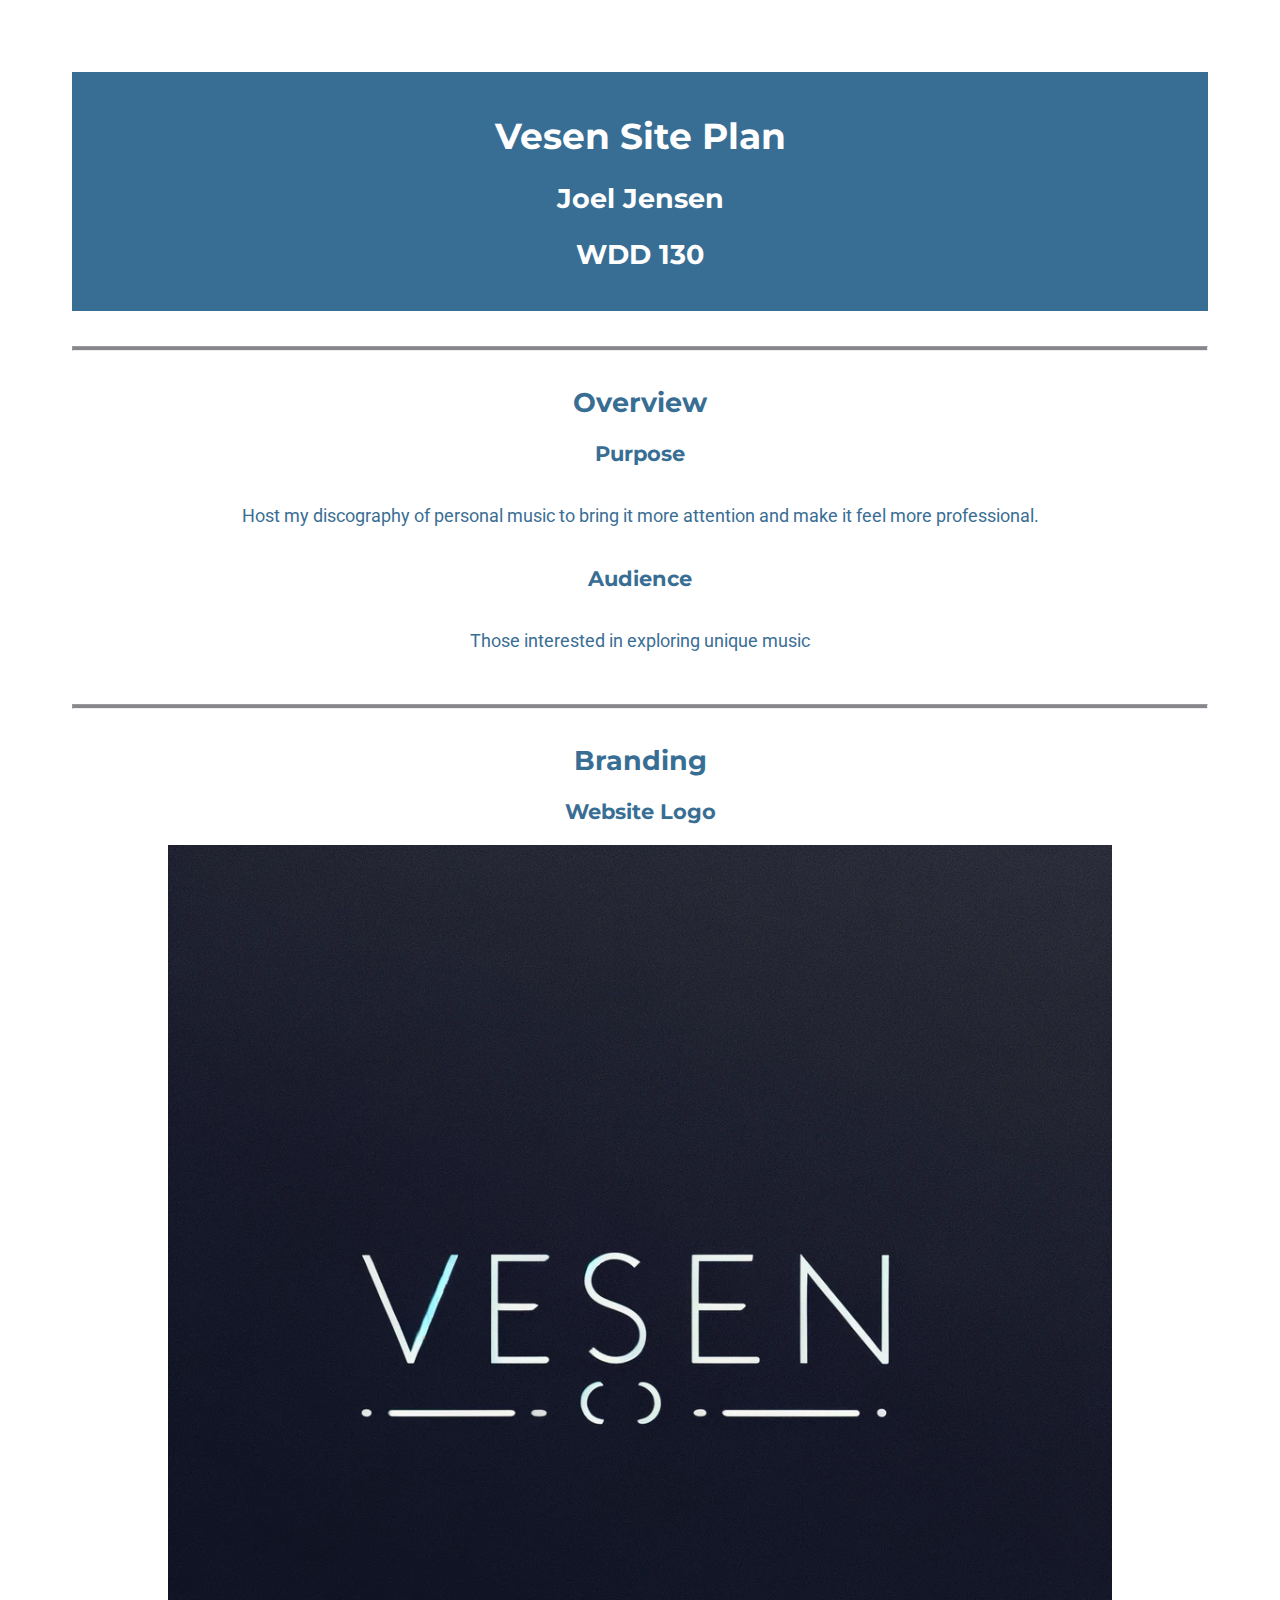
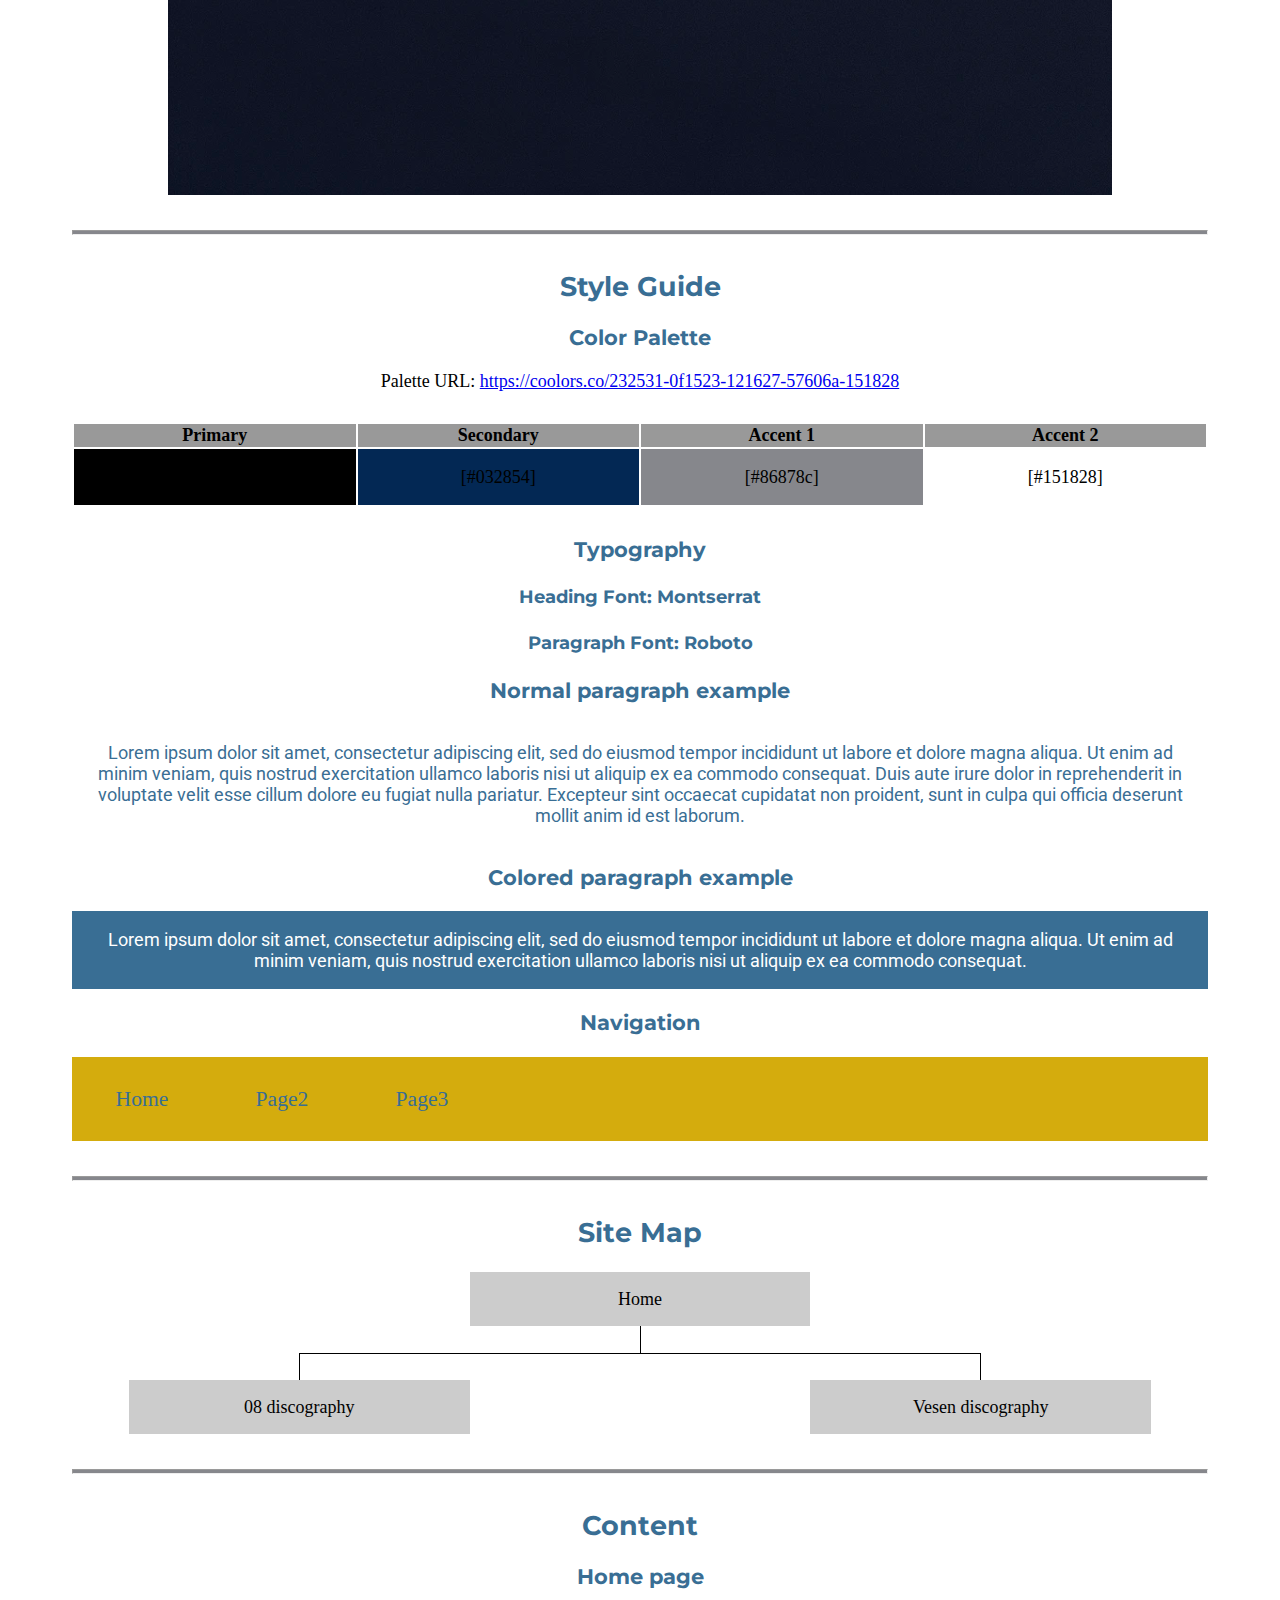
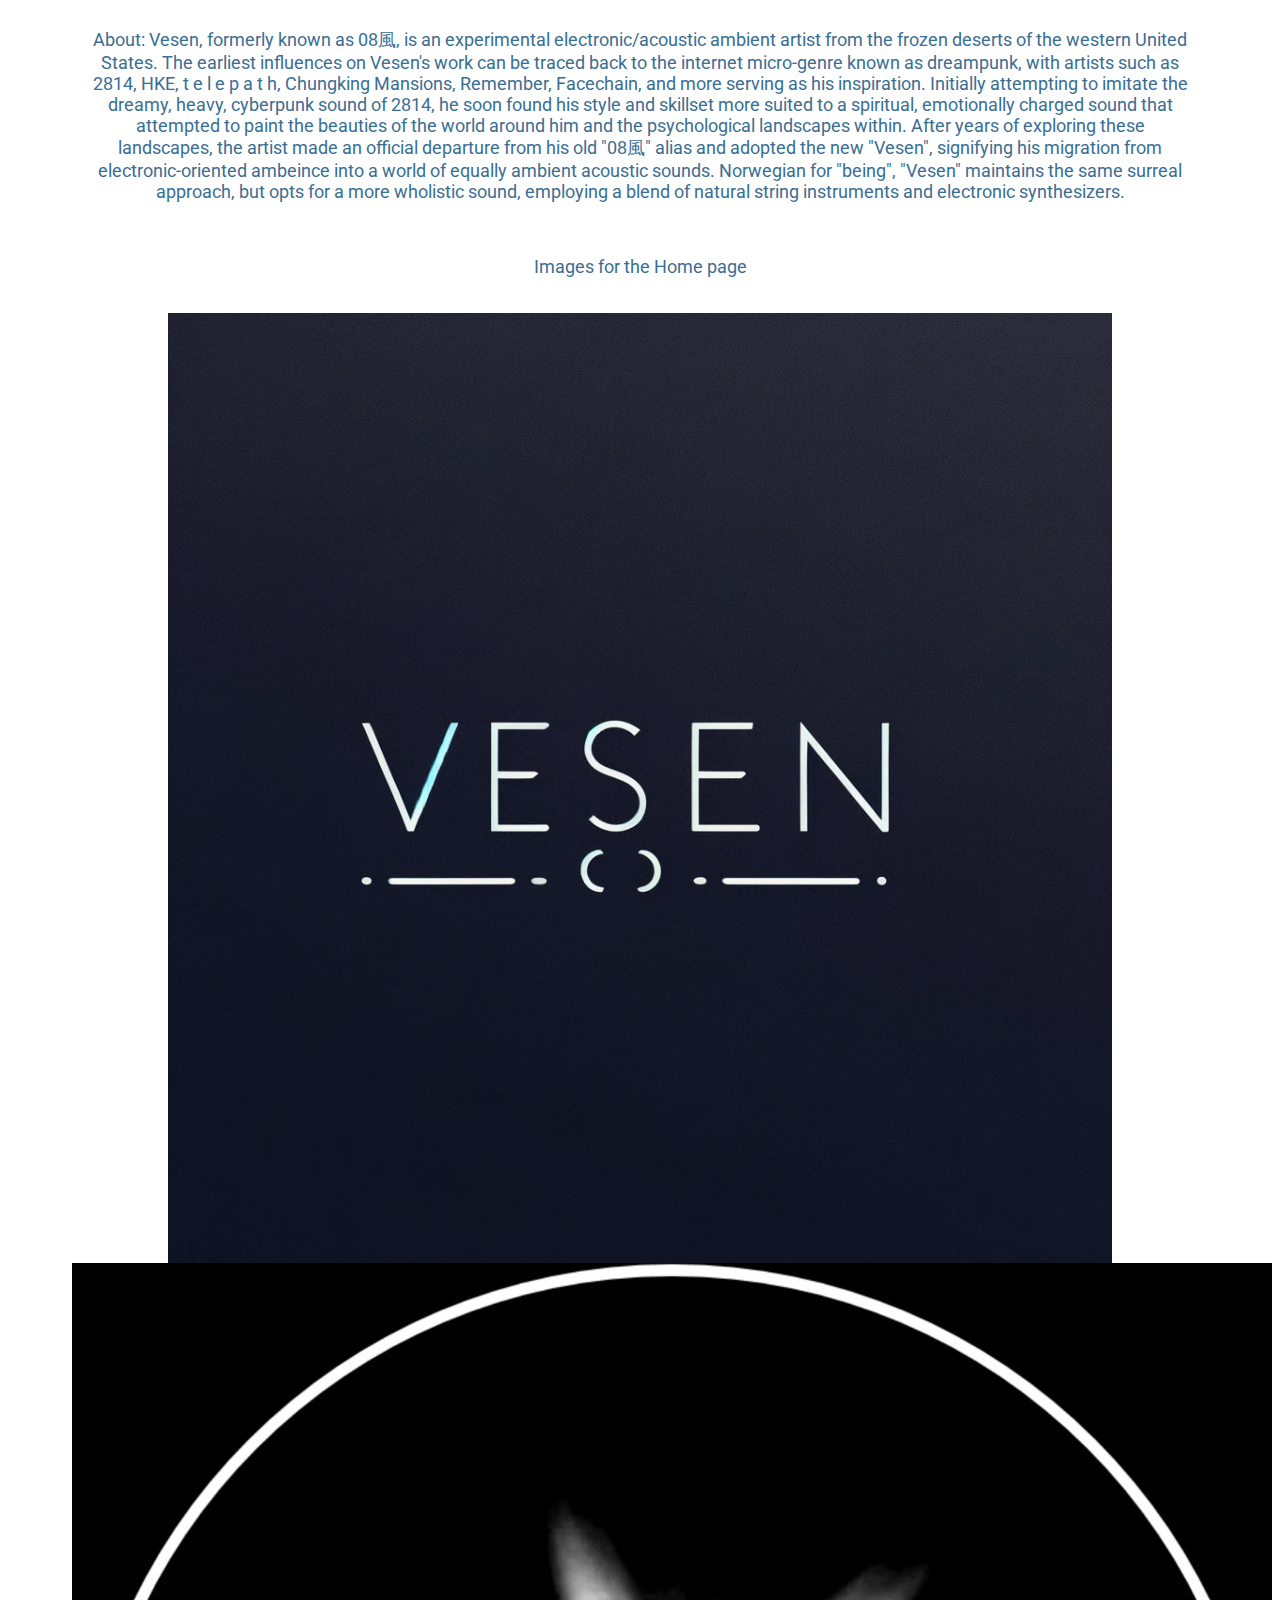
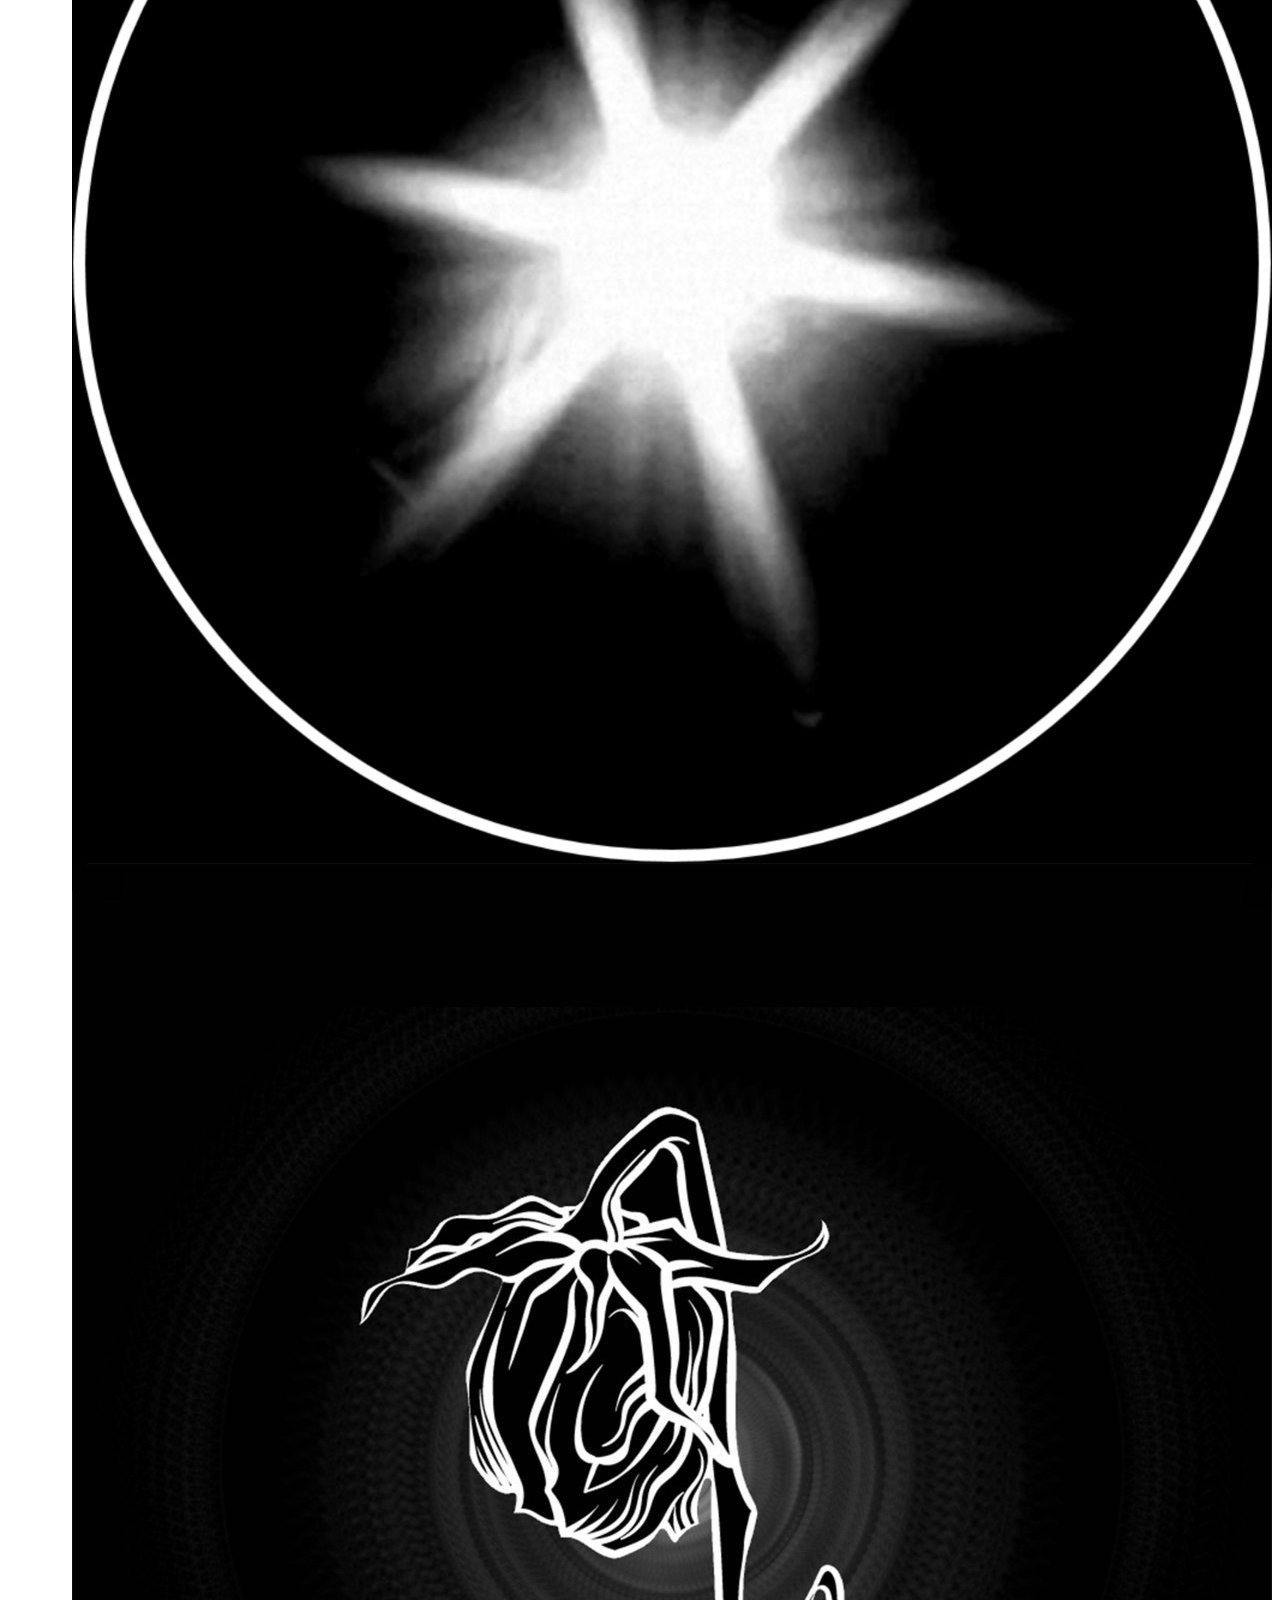
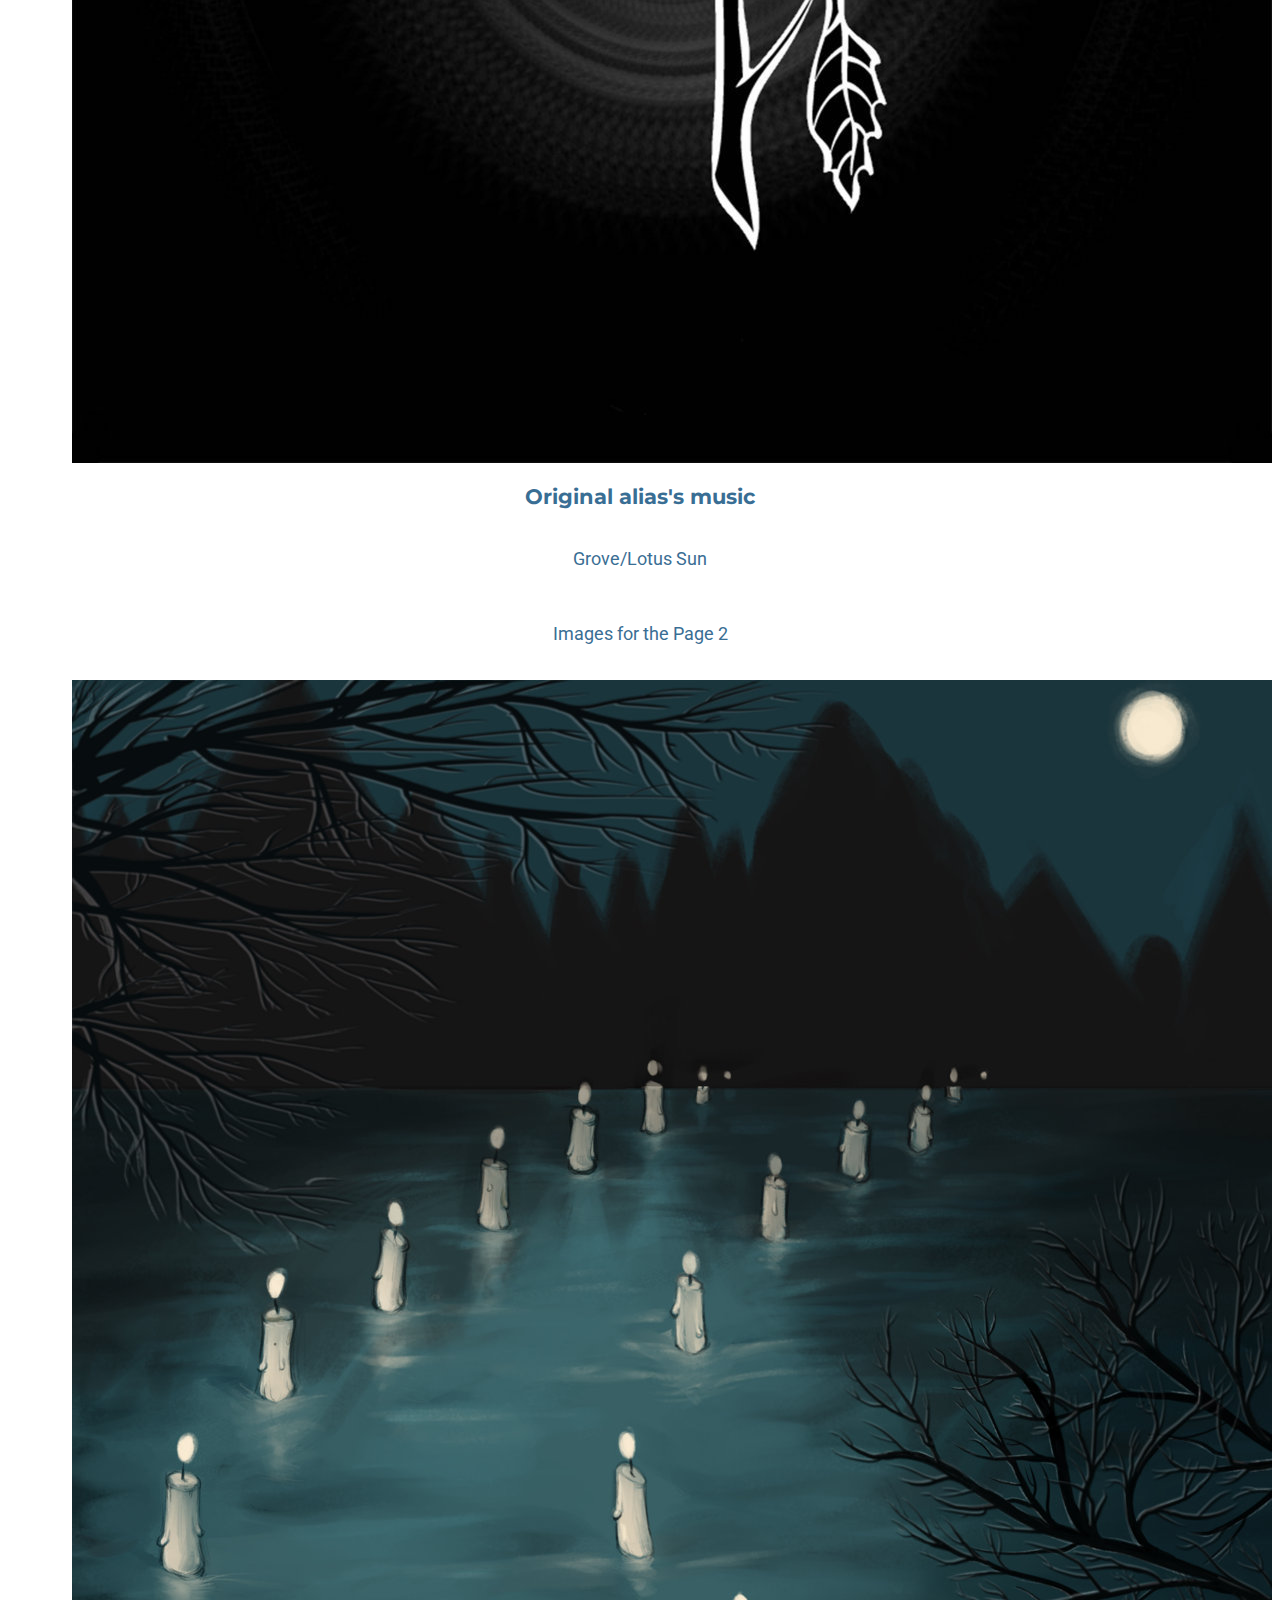
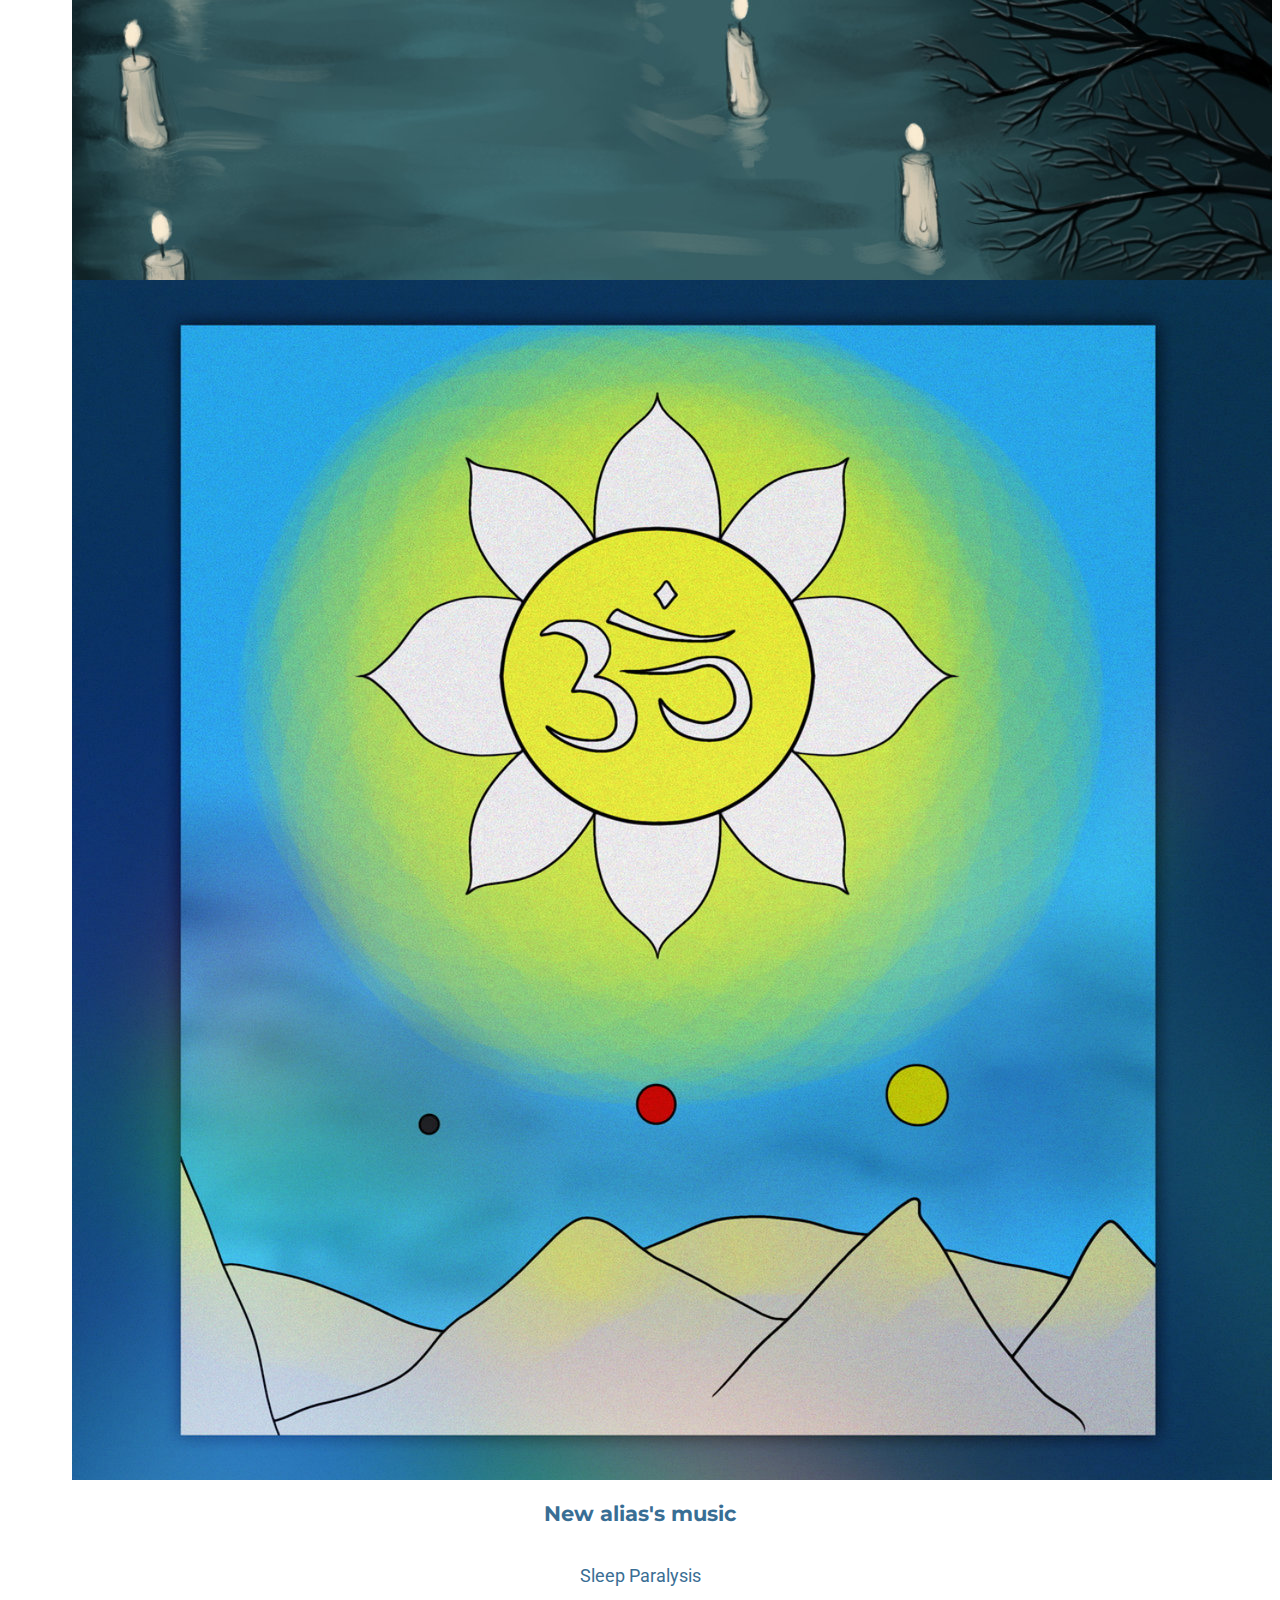
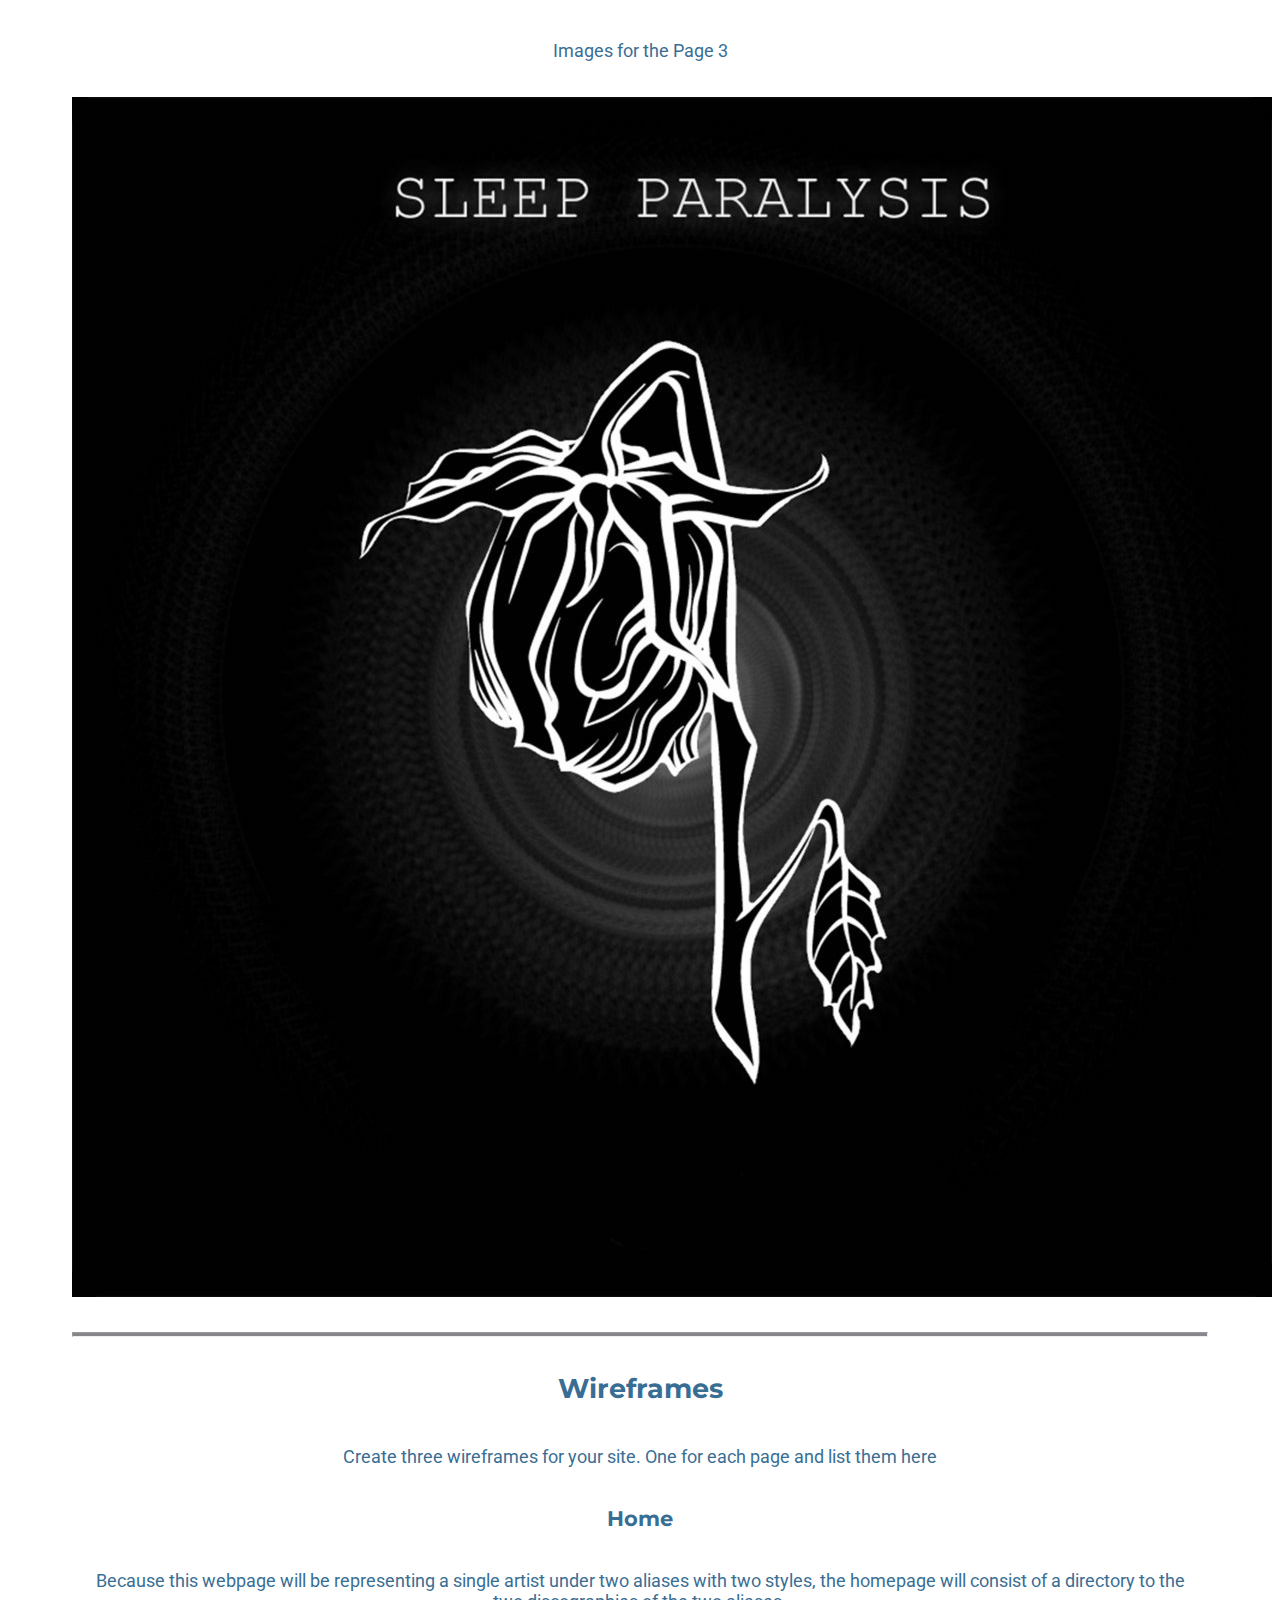
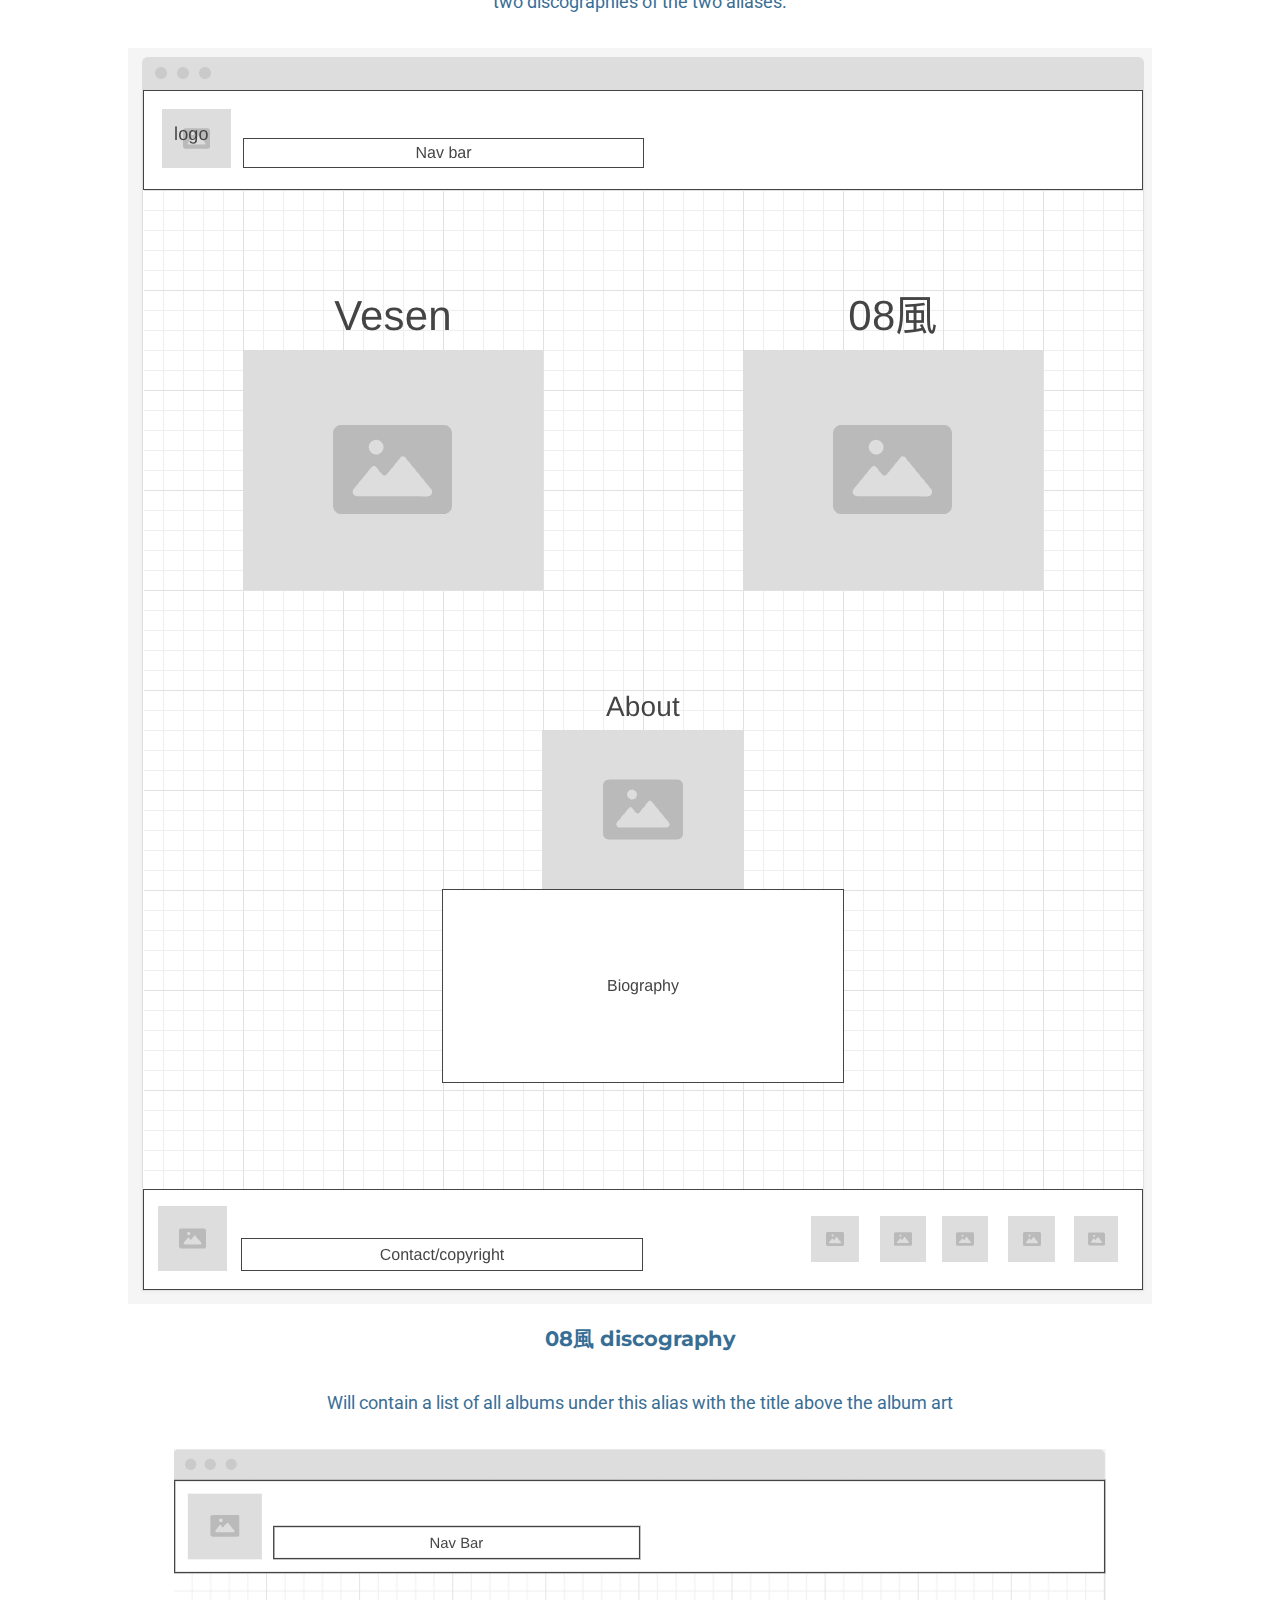
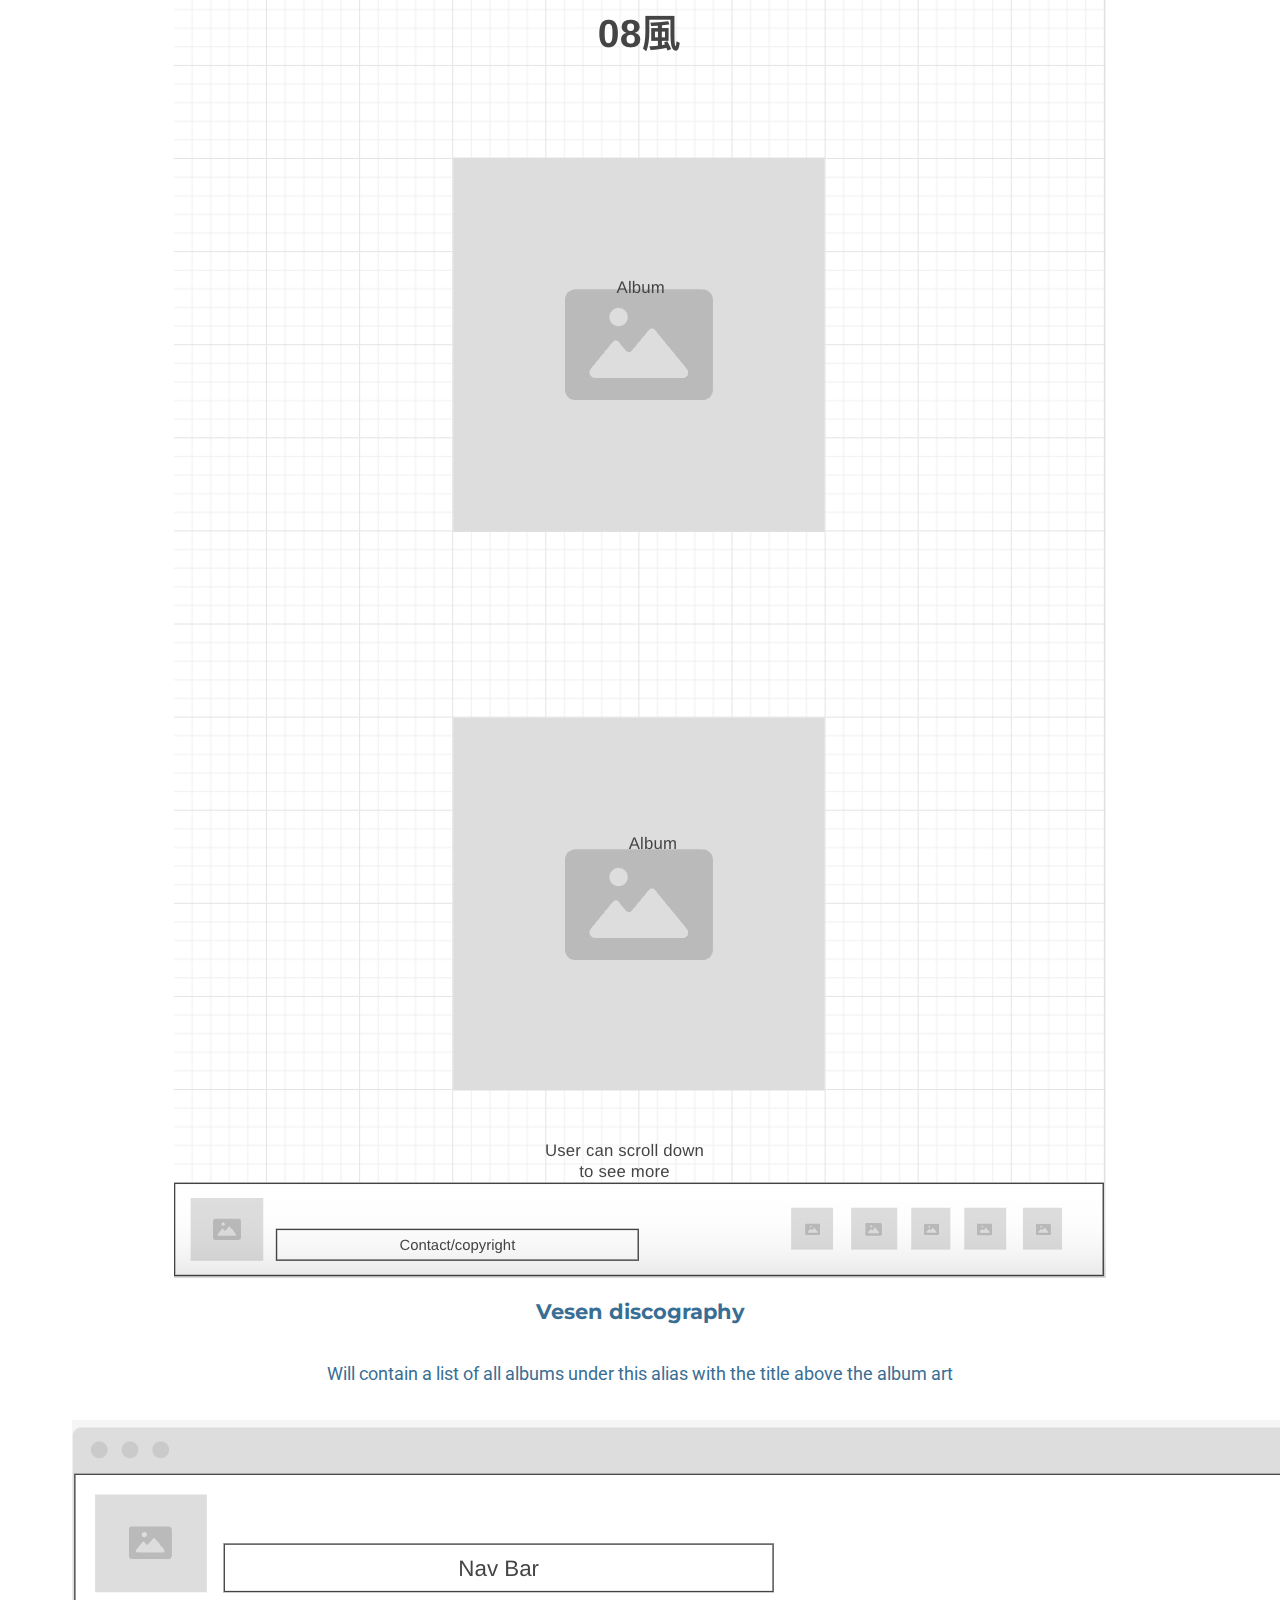
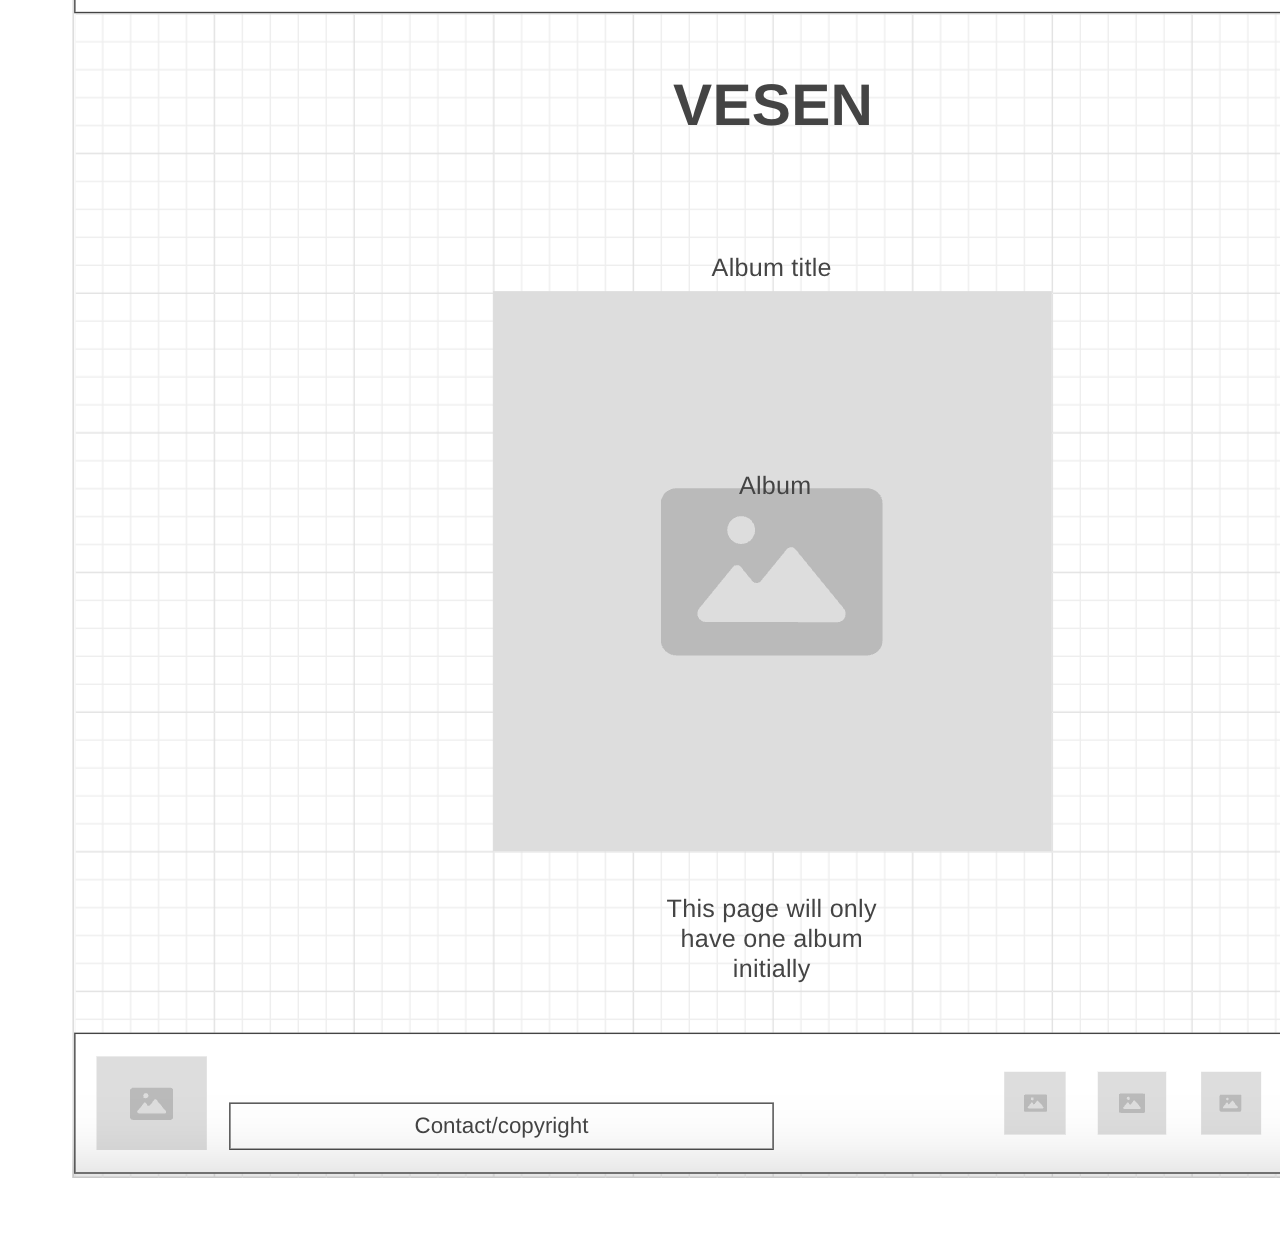
<file: vesen-site/site-plan.html>
<!DOCTYPE html>
<html lang="en-us">
    
  <head>
    <meta charset="utf-8">
    <title>Site Plan</title>
    <link type="text/css" rel="stylesheet" href="styles/site-plan.css">
  </head>

  <body>
    <header>
      <h1>Vesen Site Plan</h1>
      <h2>Joel Jensen</h2>
      <h2>WDD 130</h2>
      <!-- In the header above, add the name or your site, your name and class number. For example if you are in section 3 you would put WDD 130.03 -->
    </header>
    <main>

      <!-- ------------------------Steps 2-3------------------------------ -->
      <hr>
      <h2>Overview</h2>
      <h3>Purpose</h3>
      <p>Host my discography of personal music to bring it more attention and make it feel more professional.</p>  <!-- change this -->


      <h3>Audience</h3>
      <p>Those interested in exploring unique music</p>  <!-- change this -->

      <hr>
      <h2>Branding</h2>
      <h3>Website Logo</h3>
      <!-- Replace this with some sort of logo for your site.  A logo can be as simple as the name of your site in a nice font :) -->
      <img src="images/logo.png" alt="Vesen logo">
      <hr>
      <h2>
        Style Guide
      </h2>

      <!-- ------------------------Steps 4-8------------------------------ -->

      <h3>
        Color Palette
      </h3>
      <!--  The colors you choose for a website are one of the most important decisions you will make. Follow the instructions on the activity in iLearn then return and replace the color codes below with the hex color codes (the 6 digit numbers that show at the bottom of each color) for the colors you have chosen below.  You should have at least 2 colors but do not have to fill in all 4 if you do not need them.  -->

      <!-- Copy and paste the URL to your finished palette below Make sure to paste it into both spots -->
      Palette URL: <a href="https://coolors.co/232531-0f1523-121627-57606a-151828" target="_blank">https://coolors.co/232531-0f1523-121627-57606a-151828</a>


      <table class="colors">
        <tr><th>Primary</th><th>Secondary</th><th>Accent 1</th><th>Accent 2</th></tr>
        <!-- Replace the numbers in the boxes below with your hex color codes. Then switch to the site-plan.css file and change your colors there as well. -->
        <tr><td class="primary">[#232531]</td><td class="secondary">[#032854]</td><td class="accent1">[#86878c]</td><td class="accent2">[#151828]</td></tr>
      </table>

      <!-- ------------------------Step 9------------------------------ -->

      <h3>
        Typography
      </h3>
      <!-- Choose a font for your paragraphs (body copy) and headlines. What font(s) have you chosen? Why did you choose what you did?  Make sure to review the list of web safe fonts at W3Schools.org as a starting point.  Think also about which of your colors above you might use for background and font colors. -->

      <h4>
        Heading Font: Montserrat  <!-- change this -->
      </h4>
      <h4>
        Paragraph Font: Roboto  <!-- change this -->
      </h4>
      <h3>
        Normal paragraph example
      </h3>
      <p>
        Lorem ipsum dolor sit amet, consectetur adipiscing elit, sed do eiusmod tempor incididunt ut labore et dolore magna aliqua. Ut enim ad minim veniam, quis nostrud exercitation ullamco laboris nisi ut aliquip ex ea commodo consequat. Duis aute irure dolor in reprehenderit in voluptate velit esse cillum dolore eu fugiat nulla pariatur. Excepteur sint occaecat cupidatat non proident, sunt in culpa qui officia deserunt mollit anim id est laborum.
      </p>
      <h3>
        Colored paragraph example
      </h3>
      <p class="colored">
        Lorem ipsum dolor sit amet, consectetur adipiscing elit, sed do eiusmod tempor incididunt ut labore et dolore magna aliqua. Ut enim ad minim veniam, quis nostrud exercitation ullamco laboris nisi ut aliquip ex ea commodo consequat. 
      </p>

      <!-- ------------------------Step 10------------------------------ -->

      <h3>
        Navigation
      </h3>
      <!-- Think about how you want your navigation bar to look. In the site-plan.css file change the colors to your colors to get the look you desire. --> 
      <nav>
        <a href="#">Home</a>
        <a href="#">Page2</a>
        <a href="#">Page3</a>
      </nav>
      <hr>
      <h2>
        Site Map
      </h2>
      <div class="sitemap">
        <div class="sm-home">
          Home
        </div>
        <div class="sm-page2">
          08 discography <!-- change this -->
        </div>
        <div class="sm-page3">
          Vesen discography  <!-- change this -->
        </div>

        <div class="top">
          &nbsp;
        </div>
        <div class="left">
          &nbsp;
        </div>
        <div class="right">
          &nbsp;
        </div>

      </div>

      <!-- --------Content Section -------------- -->
      <hr>
      <h2>
        Content
      </h2>
      <h3>Home page</h3>
      <p>
        About: Vesen, formerly known as 08風, is an experimental electronic/acoustic ambient artist from the frozen deserts of the western United States. The earliest influences on Vesen's work can be traced back to the internet micro-genre known as dreampunk, with artists such as 2814, HKE, t e l e p a t h, Chungking Mansions, Remember, Facechain, and more serving as his inspiration. Initially attempting to imitate the dreamy, heavy, cyberpunk sound of 2814, he soon found his style and skillset more suited to a spiritual, emotionally charged sound that attempted to paint the beauties of the world around him and the psychological landscapes within. After years of exploring these landscapes, the artist made an official departure from his old "08風" alias and adopted the new "Vesen", signifying his migration from electronic-oriented ambeince into a world of equally ambient acoustic sounds. Norwegian for "being", "Vesen" maintains the same surreal approach, but opts for a more wholistic sound, employing a blend of natural string instruments and electronic synthesizers.
      </p>
      <p>Images for the Home page</p>
        <img src="images/Screenshot 2024-02-23 at 4.25.04 PM.png" alt="banner logo">
        <img src="images/08breezy.jpeg" alt="08風 logo">
        <img src="images/vesen.jpeg" alt="vesen logo">

      </ul>
      <h3>Original alias's music</h3>
      <p>
        Grove/Lotus Sun
      </p>
      <p>Images for the Page 2</p>
      <img src="images/grove.jpeg" alt="grove album art">
      <img src="images/lotus-sun.jpeg" alt="lotus sun">
      </ul>
      <h3>New alias's music</h3>
      <p>
        Sleep Paralysis
      </p>
      <p>Images for the Page 3</p>
        <img src="images/sleep_paralysis.jpeg" alt="email">
      </ul>
      <hr>
      <h2>
        Wireframes
      </h2>
      <p>
        Create three wireframes for your site. One for each page and list them here</p>

      <h3>Home</h3>
      <p>         
        Because this webpage will be representing a single artist under two aliases with two styles, the homepage will consist of a directory to the two discographies of the two aliases.
      </p>
      <img src="images/home_page_wireframe.png" alt="home page wireframe">

      <h3>08風 discography</h3>
      <p>         
        Will contain a list of all albums under this alias with the title above the album art
      </p>
      <img src="images/page_2_wireframe.png" alt="page 2 wireframe">

      <h3>Vesen discography</h3>
      <p>         
        Will contain a list of all albums under this alias with the title above the album art
      </p>
      <img src="images/page_3_wireframe.png" alt="page 3 wireframe">
    </main>
  </body>

</html>
</file>
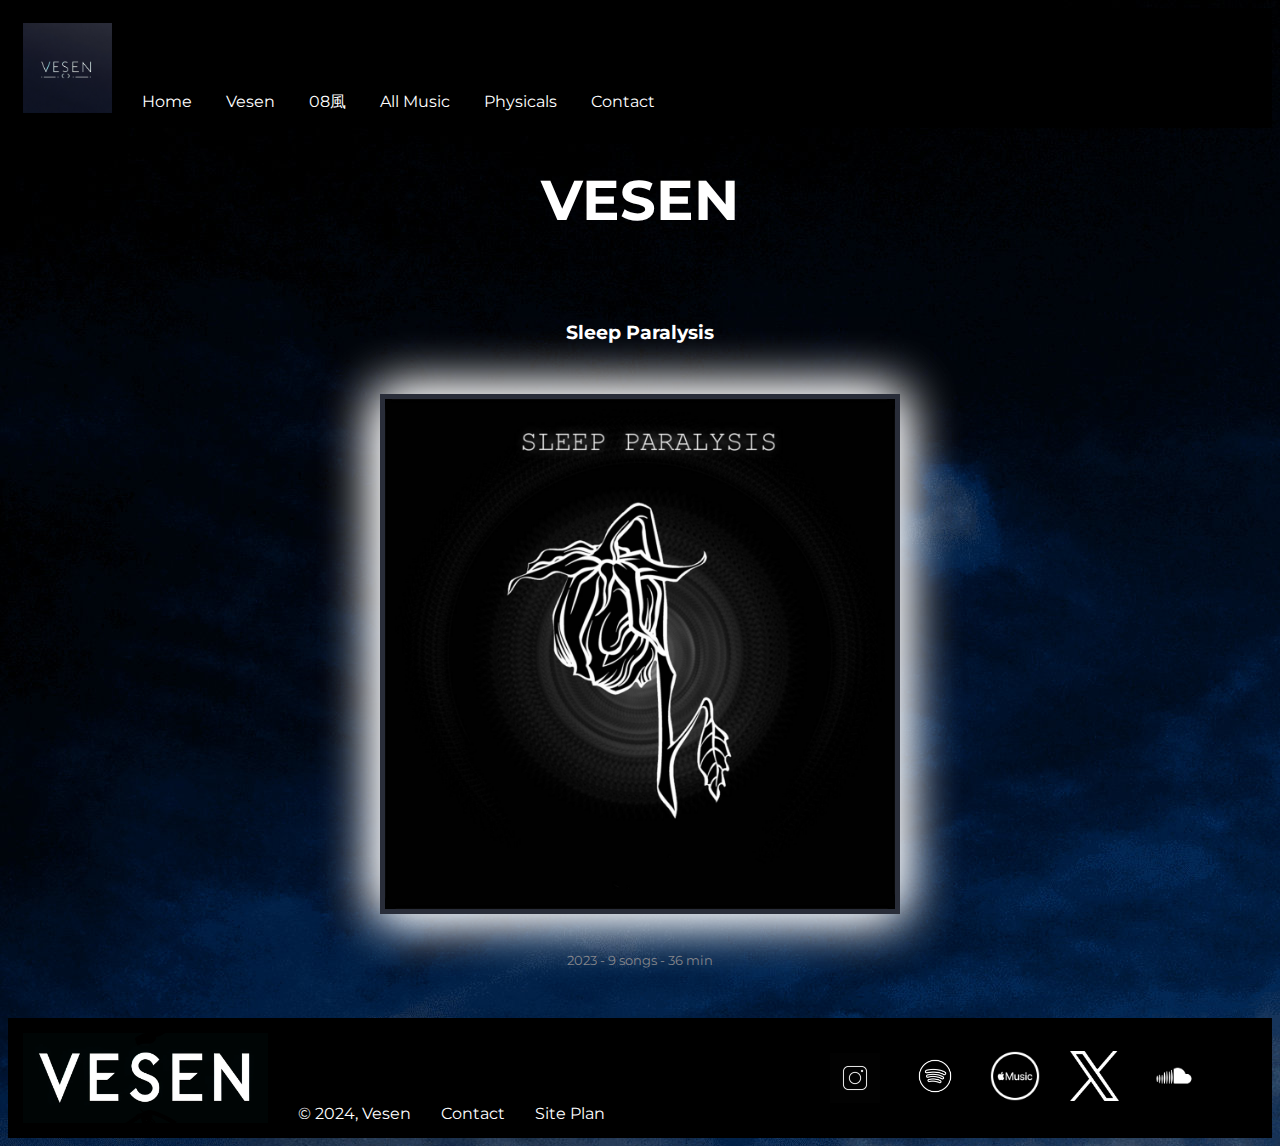
<file: vesen-site/vesen-discography.html>
<!DOCTYPE html>
<html lang="en">
<head>
    <link rel="stylesheet" href="styles/vesen.css">
    <meta charset="UTF-8">
    <meta name="viewport" content="width=device-width, initial-scale=1.0">
    <title>Vesen Discography</title>
</head>
<body>
    <header>
        <div class="containter">
            <a href="index.html"><img src="images/logo.png" alt="logo" class="logo"></a>
            <nav>
                <a href="index.html" class="nav">Home</a>
                <a href="vesen-discography.html" class="nav">Vesen</a>
                <a href="08breezy-discography.html" class="nav">08風</a>
                <a href="" class="nav">All Music</a>
                <a href="" class="nav">Physicals</a>
                <a href="" class="nav">Contact</a>
            </nav>
        </div>
    </header>
    <main>
        <h1 id="vesen">VESEN</h1>
        <section class="album">
            <h3 class="title">Sleep Paralysis</h3>
            <a href="https://open.spotify.com/album/2liRaVQwmUJr187bQNOAg0?si=B_rzIYS3QpeNR4VBWT5ULQ" target="_blank"><img src="images/sleep_paralysis.jpeg" alt="sleep paralysis album art" id="sleep-paralysis-art"></a>
            <p class="desc">2023 - 9 songs - 36 min</p>
        </section>
    </main>
    <footer>
        <div class="lunchbox">
            <div class="contact">
                <img src="images/vesen-footer.png" alt="vesen-footer">
                <p class="footer-nav">&#169; 2024, Vesen</p>
                <a href="" class="footer-nav">Contact</a>
                <a href="site-plan.html" class="footer-nav">Site Plan</a>
            </div>
        </div>
        <div class="tupperware">
            <div class="social">
                <img src="images/insta.jpeg" class="social-media" alt="instagram" id="insta">
                <a href="https://open.spotify.com/artist/7eFhrORs8kftljzf6ARKkX?si=4qBpV_QRTiCo5wVAAJ-dRA" target="_blank"><img src="images/spotify.jpeg" class="social-media" alt="spotify" id="spotify"></a>
                <a href="https://music.apple.com/us/artist/vesen/1722644914" target="blank"><img src="images/Apple_Music_logo.png" class="social-media" alt="apple music" id="apple"></a>
                <a href="https://twitter.com/08bre_ezy" target="_blank"><img src="images/x.webp" class="social-media" alt="x" id="x"></a>
                <a href="https://soundcloud.com/user-454061104" target="_blank"><img src="images/soundcloud.jpeg" class="social-media" alt="soundcloud" id="sc"></a>
            </div>
        </div>
    </footer>
</body>
</html>
</file>
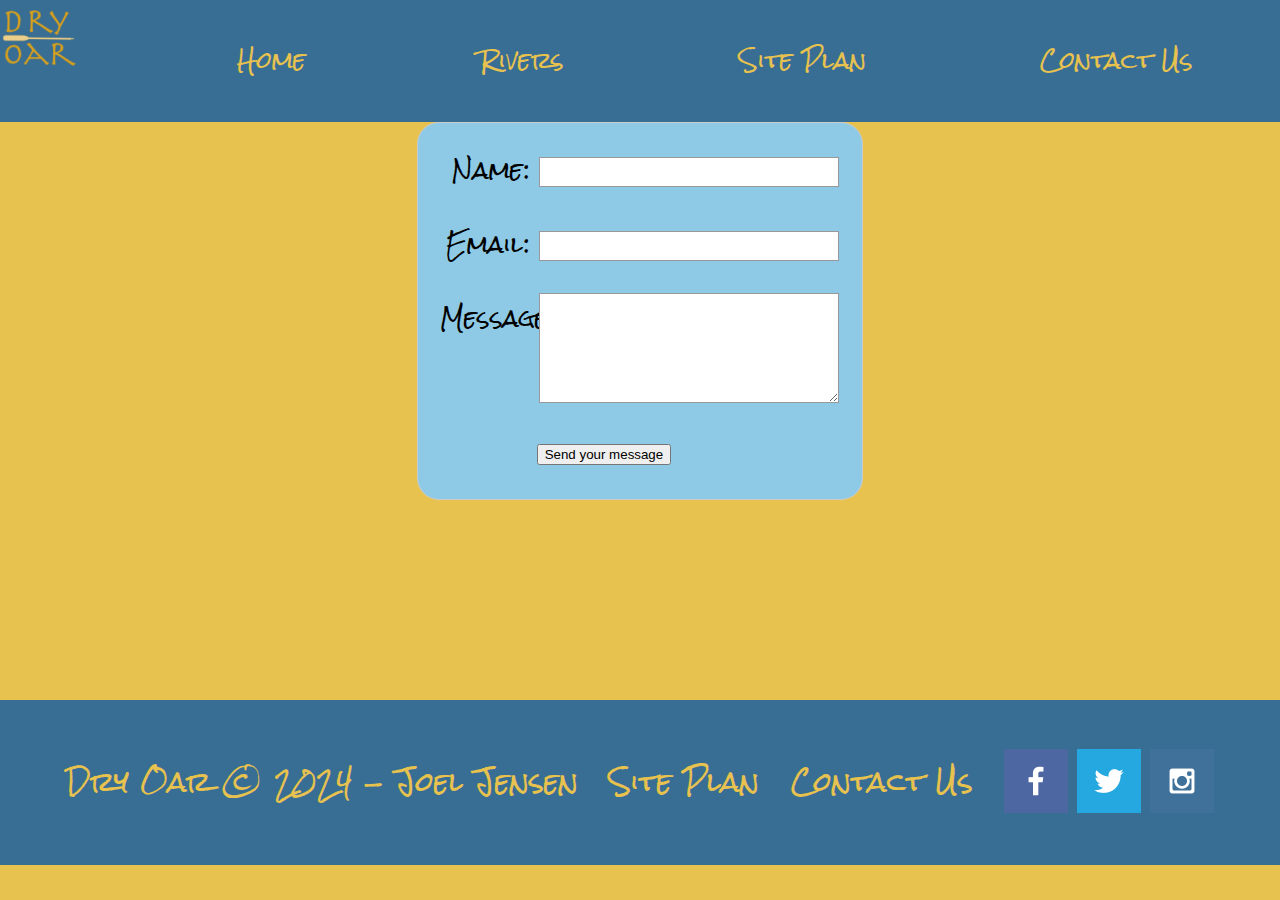
<file: wwr/contactus.html>
<!DOCTYPE html>
<html lang="en">
<head>
    <meta charset="UTF-8">
    <meta name="viewport" content="width=device-width, initial-scale=1.0">
    <title>Dry Oar Rafting | White Water Rafting for Adults and Families | Contact</title>
    <link rel="stylesheet" href="stlyes/contact.css">
</head>
<body>
    <div class="content">
        <header>
            <a href="index.html">
                <img class="logo" src="images/logoyello.png" alt="Dry Oar Logo" id="logo_link">
            </a>
            <nav>
                <a href="index.html">Home</a>
                <a href="rivers.html">Rivers</a>
                <a href="site_plan_rafting.html">Site Plan</a>
                <a href="contactus.html">Contact Us</a>
            </nav>
        </header>
        <main class="rivers">
            <div id="feedback"></div>
            <form action="">
                <ul>
                    <li>
                      <label for="name">Name:</label>
                      <input type="text" id="name" name="user_name" />
                    </li>
                    <li>
                      <label for="mail">Email:</label>
                      <input type="email" id="mail" name="user_email" />
                    </li>
                    <li>
                      <label for="msg">Message:</label>
                      <textarea id="msg" name="user_message"></textarea>
                    </li>
                    <li class="button">
                        <button type="submit">Send your message</button>
                    </li>
                  </ul>
            </form>
        </main>
        <footer>
            <p>Dry Oar &copy; 2024 - Joel Jensen</p>
            <p>
                <a href="site_plan_rafting.html" target="_blank">Site Plan</a>
            </p>
            <p>
                <a href="contactus.html" target="_blank">Contact Us</a>
            </p>
            <div class="social">
                <a href="https://facebook.com" target="_blank">
                    <img src="images/facebook.png" alt="fb icon">
                </a>
                <a href="https://twitter.com" target="_blank">
                    <img src="images/twitter.png" alt="twitter icon">
                </a>
                <a href="https://instagram.com" target="_blank">
                    <img src="images/instagram.png" alt="instagram icon">
                </a>
            </div>
        </footer>
    </div>
    <script>
        // get the feedback div element so we can do something with it.
        const feedbackElement = document.getElementById('feedback');
        // get the form so we can read what was entered in it.
        const formElement = document.forms[0];
        // add a 'listener' to wait for a submission of our form. When that happens run the code below.
        formElement.addEventListener('submit', function(e) {
            // stop the form from doing the default action.
            e.preventDefault();
            // set the contents of our feedback element to a message letting the user know the form was submitted successfully. Notice that we pull the name that was entered in the form to personalize the message!
            feedbackElement.innerHTML = 'Hello '+ formElement.user_name.value +'! Thank you for your message. We will get back with you as soon as possible!';
            // make the feedback element visible.
            feedbackElement.style.display = "block";
            // add a class to move everything down so our message doesn't cover it.
            document.body.classList.toggle('moveDown');
        });
    </script>
</body>
</html>
</file>
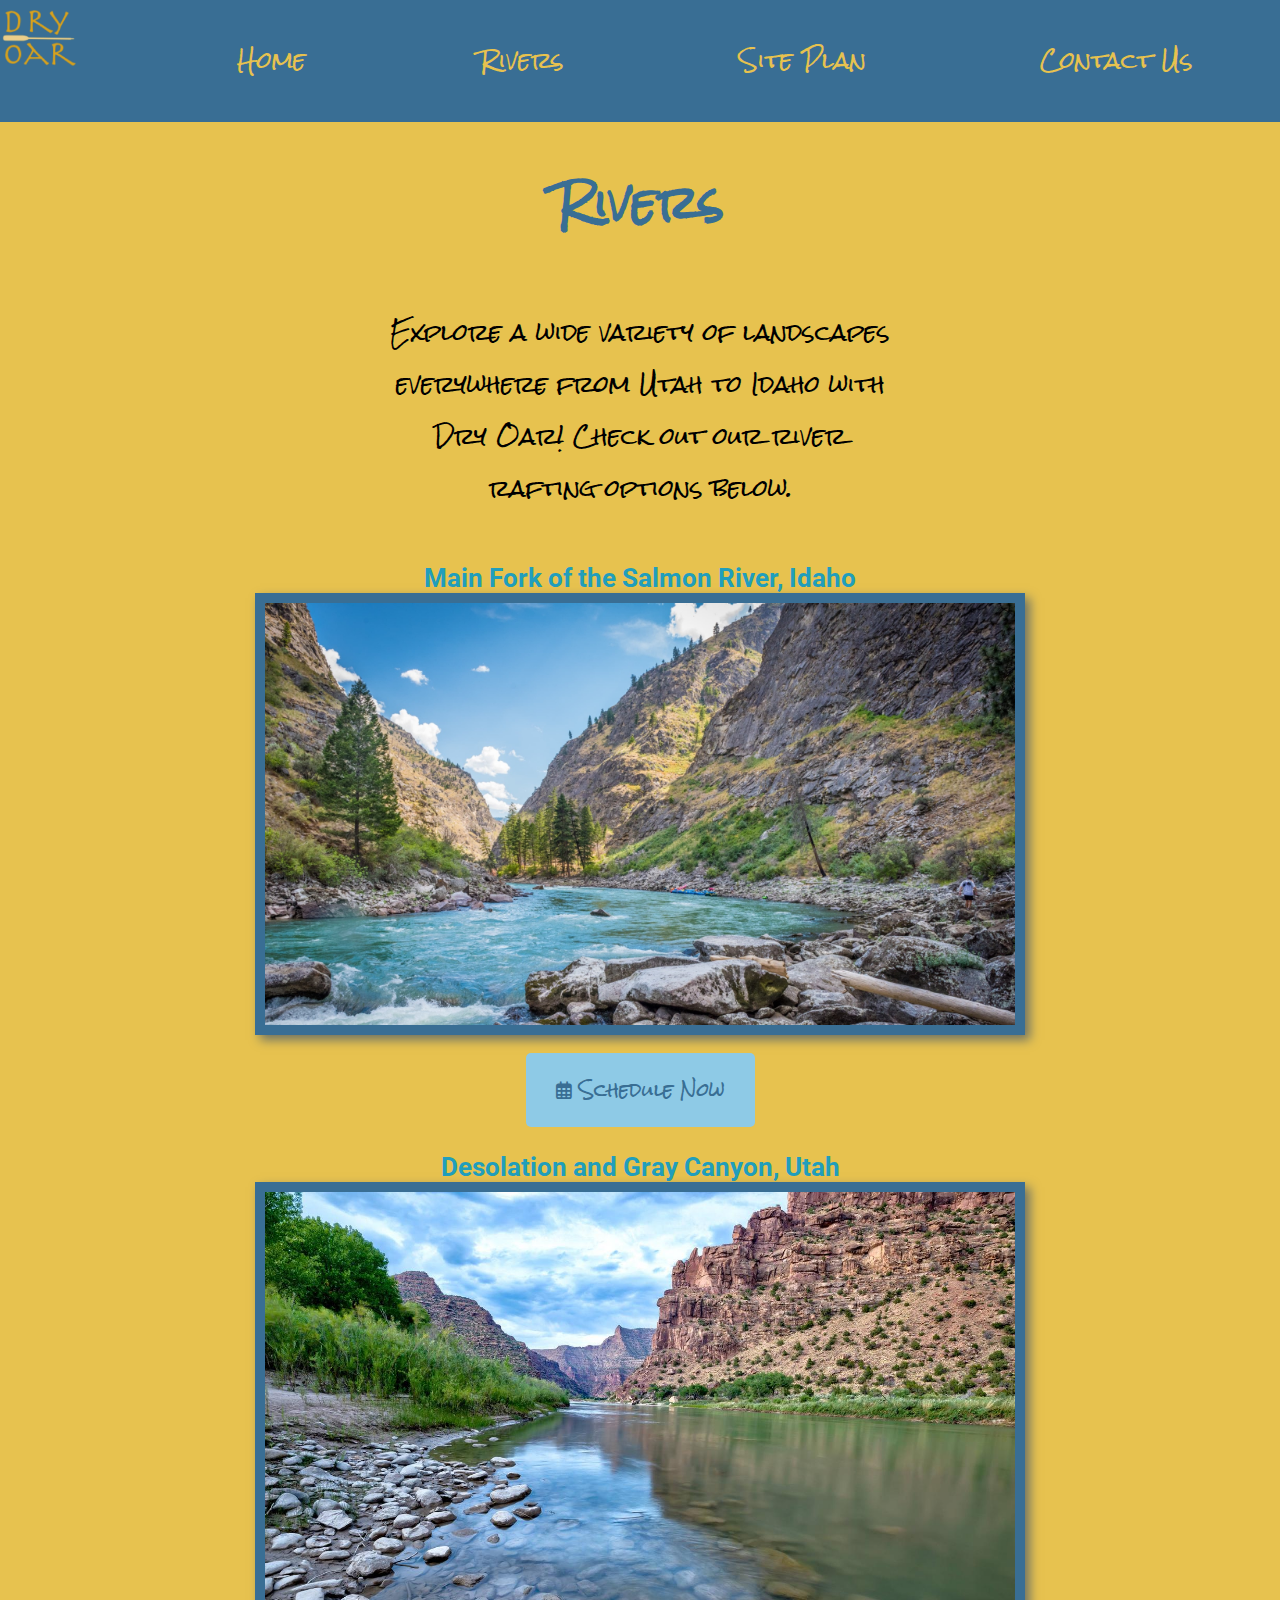
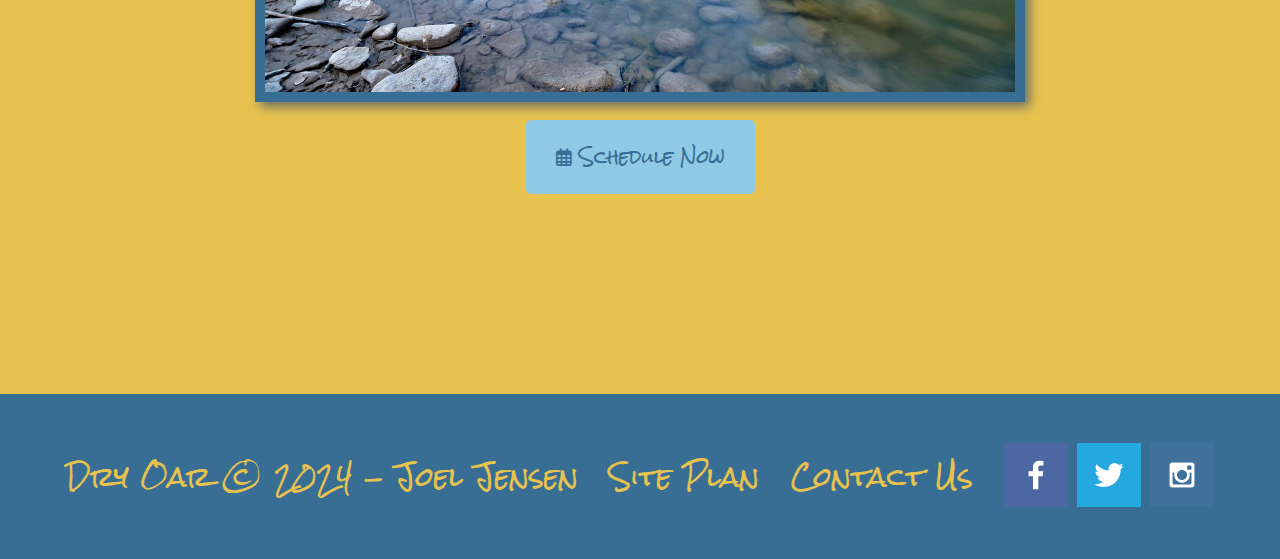
<file: wwr/rivers.html>
<!DOCTYPE html>
<html lang="en">
<head>
    <meta charset="UTF-8">
    <meta name="viewport" content="width=device-width, initial-scale=1.0">
    <title>Dry Oar Rafting | White Water Rafting for Adults and Families | Rivers</title>
    <link rel="stylesheet" href="https://cdnjs.cloudflare.com/ajax/libs/font-awesome/6.0.0/css/all.min.css">
    <link rel="stylesheet" href="stlyes/rivers.css">
</head>
<body>
    <div class="content">
        <header>
            <a href="index.html">
                <img class="logo" src="images/logoyello.png" alt="Dry Oar Logo" id="logo_link">
            </a>
            <nav>
                <a href="index.html">Home</a>
                <a href="rivers.html">Rivers</a>
                <a href="site_plan_rafting.html">Site Plan</a>
                <a href="contactus.html">Contact Us</a>
            </nav>
        </header>
        <main class="rivers">
            <h1>Rivers</h1>
            <div class="info-box">
                <p class="info">Explore a wide variety of landscapes everywhere from Utah to Idaho with Dry Oar! Check out our river rafting options below.</p>
            </div>
            <section class="salmon">
                <h3 class="title">Main Fork of the Salmon River, Idaho</h3>
                <img src="images/salmon_river.jpeg" alt="salmon river" class="image">
                <div class="button-box">
                    <a class="book" href="contactus.html"><i class="fa-regular fa-calendar-days"></i> Schedule Now</a>
                </div>
            </section>
            <section class="desolation">
                <h3 class="title">Desolation and Gray Canyon, Utah</h3>
                <img src="images/desolation.jpeg" alt="green river" class="image">
                <div class="button-box">
                    <a class="book" href="contactus.html"><i class="fa-regular fa-calendar-days"></i> Schedule Now</a>
                </div>
            </section>
        </main>
        <footer>
            <p>Dry Oar &copy; 2024 - Joel Jensen</p>
            <p>
                <a href="site_plan_rafting.html" target="_blank">Site Plan</a>
            </p>
            <p>
                <a href="contactus.html" target="_blank">Contact Us</a>
            </p>
            <div class="social">
                <a href="https://facebook.com" target="_blank">
                    <img src="images/facebook.png" alt="fb icon">
                </a>
                <a href="https://twitter.com" target="_blank">
                    <img src="images/twitter.png" alt="twitter icon">
                </a>
                <a href="https://instagram.com" target="_blank">
                    <img src="images/instagram.png" alt="instagram icon">
                </a>
            </div>
        </footer>
    </div>
</body>
</html>
</file>
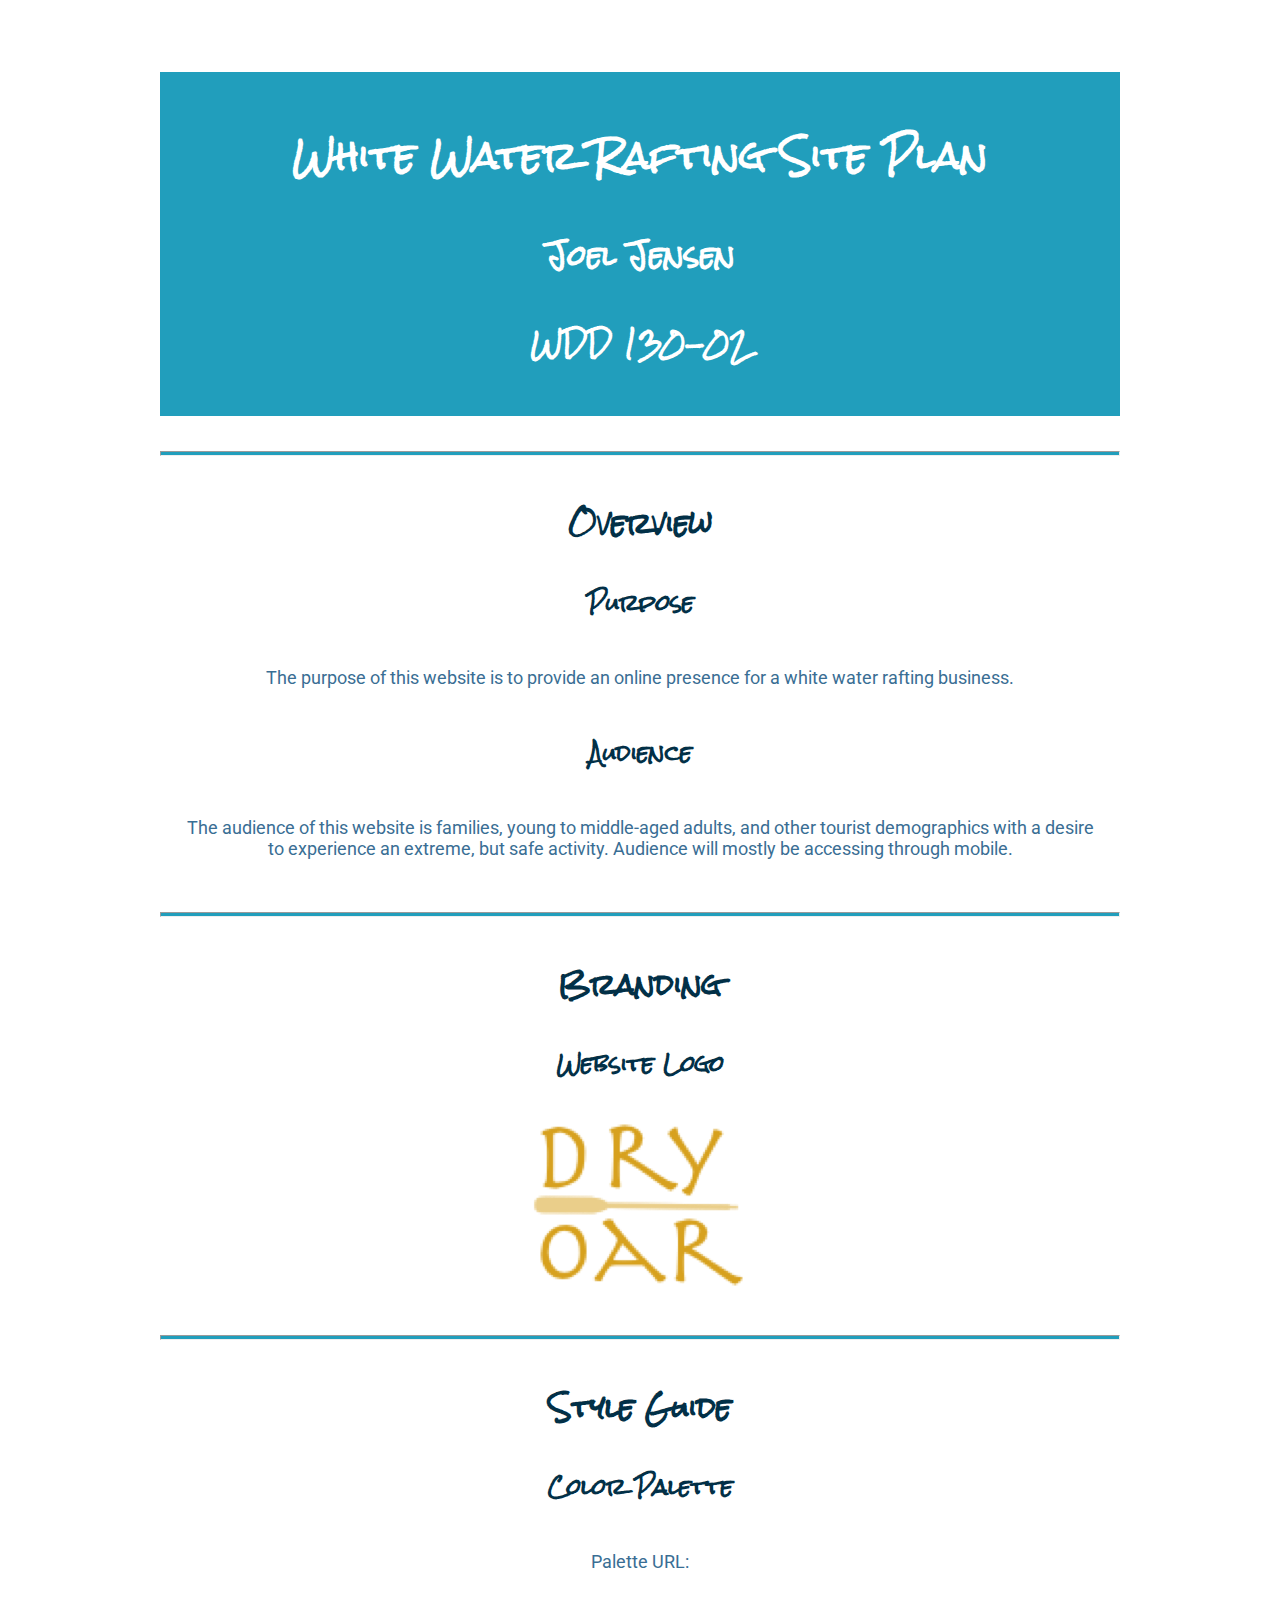
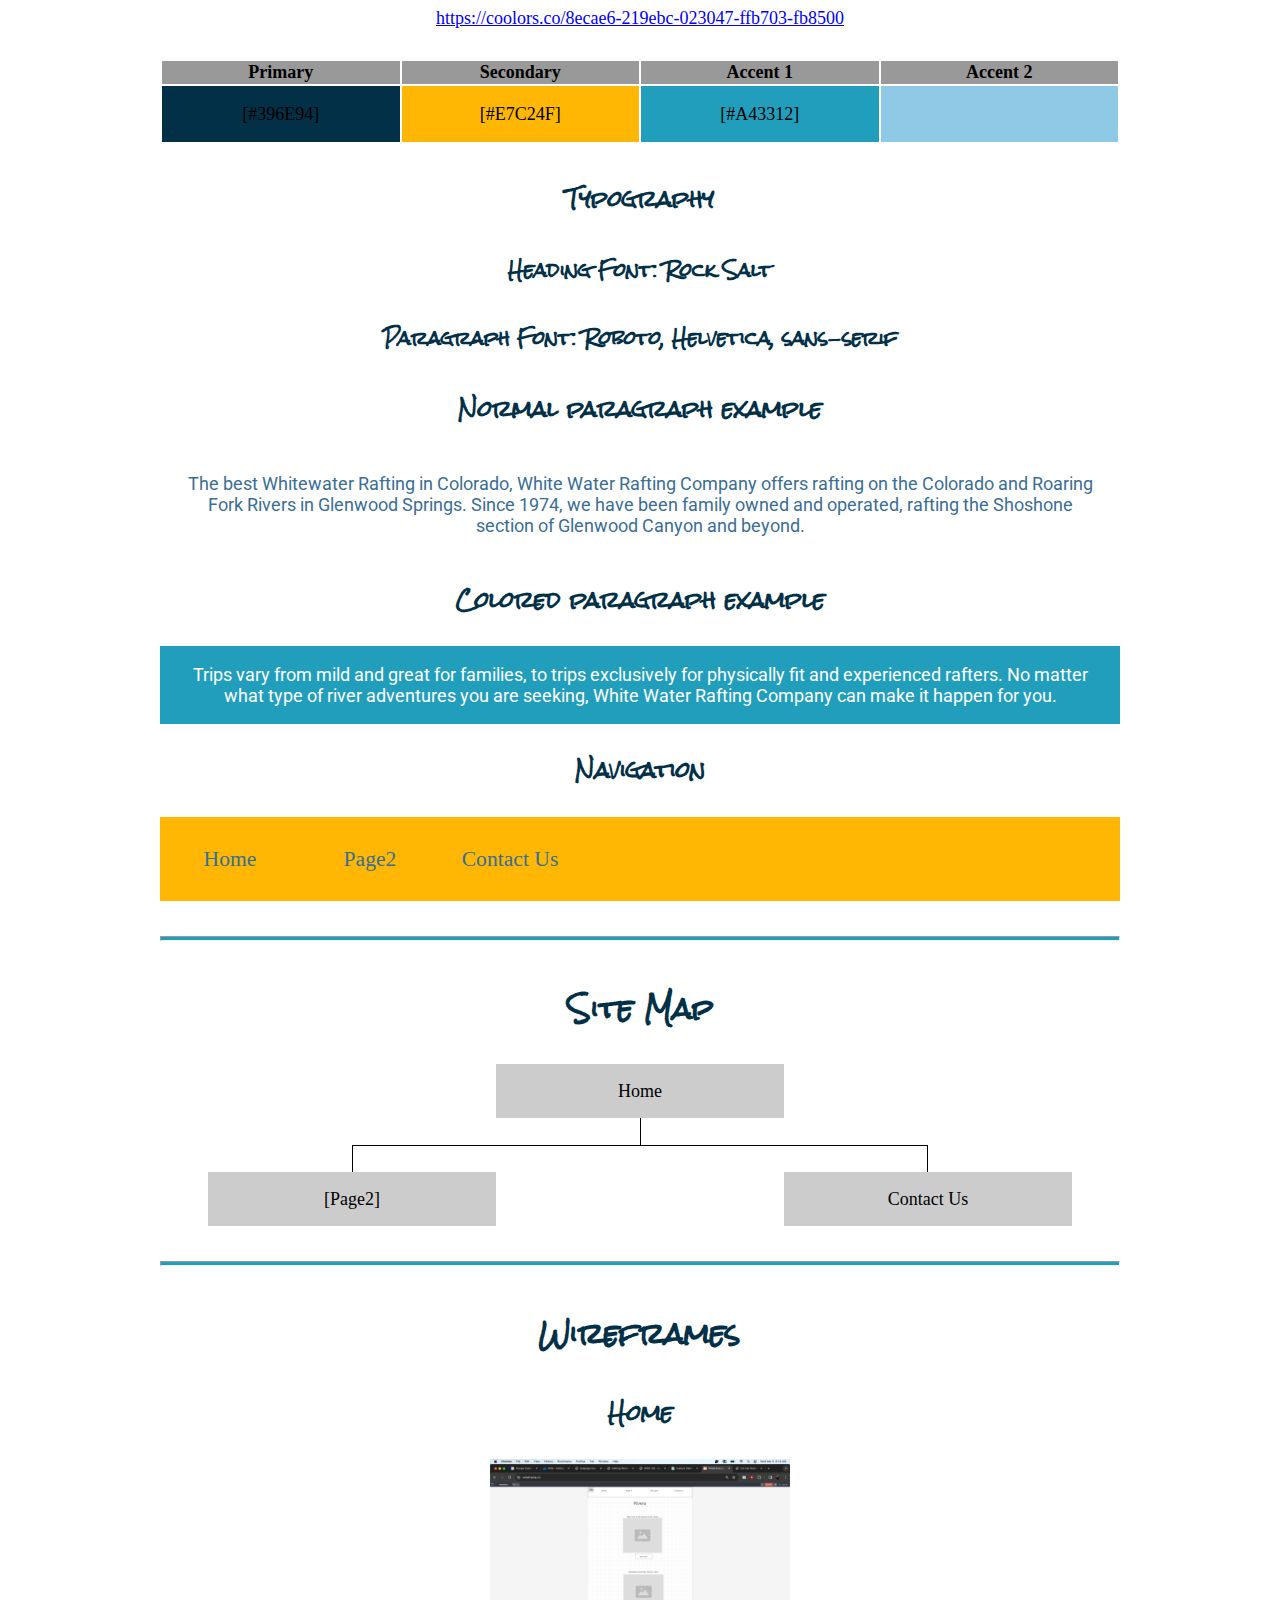
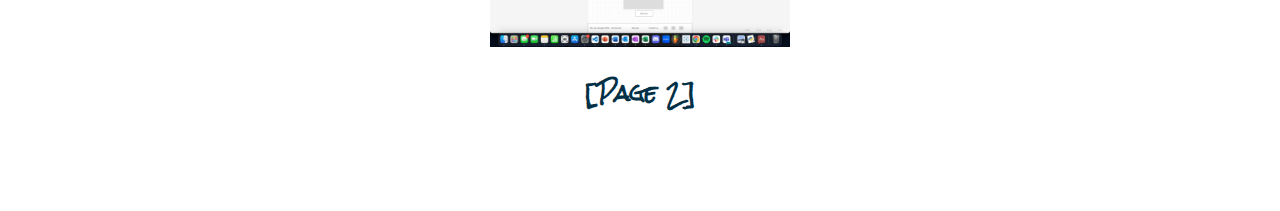
<file: wwr/site_plan_rafting.html>
<!DOCTYPE html>
<html lang="en-us">

<head>
  <meta charset="utf-8" />
  <title>Site Plan</title>
  <link type="text/css" rel="stylesheet" href="stlyes/site.plan.rafting.css"/>
</head>

<body>
  <header>
    <h1>White Water Rafting Site Plan</h1>
    <h2>Joel Jensen</h2>
    <h2>WDD 130-02</h2>
    <!-- In the header above, add the name of your site, your name and class number. For example if you are in section 3 you would put WDD 130-03 -->
  </header>
  <main>
    <!-- ------------------------Steps 2-5------------------------------ -->
    <hr />
    <h2>Overview</h2>
    <h3>Purpose</h3>
    <p>The purpose of this website is to provide an online presence for a white water rafting business.</p>
    <!-- change this -->

    <h3>Audience</h3>
    <p>The audience of this website is families, young to middle-aged adults, and other tourist demographics with a desire to experience an extreme, but safe activity. Audience will mostly be accessing through mobile.</p>
    <!-- change this -->

    <hr />
    <h2>Branding</h2>
    <h3>Website Logo</h3>
    <!-- Replace this with some sort of logo for your site.  A logo can be as simple as the name of your site in a nice font :) -->
    <img src="images/logoyello.png" alt="This logo is gas imo" />
    <hr />
    <h2>Style Guide</h2>

    <!-- ------------------------Steps 6-9------------------------------ -->

    <h3>Color Palette</h3>
    <!--  The colors you choose for a website are one of the most important decisions you will make. Follow the instructions on the activity in Canvas then return and replace the color codes below with the hex color codes (the 6 digit numbers that show at the bottom of each color) for the colors you have chosen below.  You should have at least 2 colors but do not have to fill in all 4 if you do not need them.  -->

    <!-- Copy and paste the URL to your finished palette below. Replace the href value that is there with yours. Make sure to paste it into both the href value and the content text of the <a> tag -->
    <p>Palette URL:</p>
    <a href="https://coolors.co/8ecae6-219ebc-023047-ffb703-fb8500"
      target="_blank">https://coolors.co/8ecae6-219ebc-023047-ffb703-fb8500</a>

    <table class="colors">
      <tr>
        <th>Primary</th>
        <th>Secondary</th>
        <th>Accent 1</th>
        <th>Accent 2</th>
      </tr>
      <!-- Replace the numbers in the boxes below with your hex color codes. Then switch to the site-plan.css file and change your colors there as well. -->
      <tr>
        <td class="primary">[#396E94]</td>
        <td class="secondary">[#E7C24F]</td>
        <td class="accent1">[#A43312]</td>
        <td class="accent2"></td>
      </tr>
    </table>

    <!-- ------------------------Steps 10-12------------------------------ -->

    <h3>Typography</h3>
    <!-- Choose a font for your paragraphs (body copy) and headlines. What font(s) have you chosen? Think also about which of your colors above you might use for background and font colors. -->

    <h4>
      Heading Font: Rock Salt
      <!-- change this -->
    </h4>
    <h4>
      Paragraph Font: Roboto, Helvetica, sans-serif
      <!-- change this -->
    </h4>
    <h3>Normal paragraph example</h3>
    <p>
      The best Whitewater Rafting in Colorado, White Water Rafting Company
      offers rafting on the Colorado and Roaring Fork Rivers in Glenwood
      Springs. Since 1974, we have been family owned and operated, rafting the
      Shoshone section of Glenwood Canyon and beyond.
    </p>
    <h3>Colored paragraph example</h3>
    <p class="colored">
      Trips vary from mild and great for families, to trips exclusively for
      physically fit and experienced rafters. No matter what type of river
      adventures you are seeking, White Water Rafting Company can make it
      happen for you.
    </p>

    <!-- ------------------------Step 13------------------------------ -->

    <h3>Navigation</h3>
    <!-- Think about how you want your navigation bar to look. In the site-plan.css file change the colors to your colors to get the look you desire. -->
    <nav>
      <a href="#">Home</a>
      <a href="#">Page2</a>
      <a href="#">Contact Us</a>
    </nav>
    <hr />
    <h2>Site Map</h2>
    <div class="sitemap">
      <div class="sm-home">Home</div>
      <div class="sm-page2">
        [Page2]
        <!-- this page will have a name later -->
      </div>
      <div class="sm-page3">Contact Us</div>

      <div class="top">&nbsp;</div>
      <div class="left">&nbsp;</div>
      <div class="right">&nbsp;</div>
    </div>
    <hr />
    <h2>Wireframes</h2>
    <!-- Create an additional wireframe for your site. List it here below the Home page wireframe. -->

    <h3>Home</h3>

    <img src="images/wireframe.png" alt="home page wireframe" />

    <h3>[Page 2]</h3>

    <!-- <img src="#" alt="page 2 wireframe"> -->
  </main>
</body>

</html>
</file>
<file: grid-example/css/style.css>
body {
    background-color: purple;
}

section {
    padding: 30px;
}

#food {
    background-color: darkkhaki;
    grid-row: 1/3;
}

.favcolor {
    background-color: darkmagenta;
    color: bisque;
}

main {
    display: grid;
    grid-template-columns: 300px 1fr;
    /* max-width: 700px; */
    border: solid 1px black;
}

.fireball {
    color: red;
    background-color: lightblue;
    font-size: 25 px;
    font-weight: 100;
    grid-row: 1;
}

.fireball div {
    background-color: blue;
    color: lightgoldenrodyellow;
}

footer {
    display: grid;
    grid-template-columns: 1fr 1fr 1fr 1fr 1fr;
    border: solid black 1px;
}

.row1 {
    grid-row: 1;
    background-color: lightblue;
    grid-column: 1/-1;
}

.row2 {
    grid-row: 2;
    border: solid black 1px;
}

.row3 {
    grid-row: 3;
    background-color: lightblue;
    grid-column: 1/-1;
}
</file>
<file: vesen-site/styles/home-page.css>
@import url('https://fonts.googleapis.com/css2?family=Montserrat:ital,wght@0,100..900;1,100..900&family=Roboto:ital,wght@0,100;0,300;0,400;0,500;0,700;0,900;1,100;1,300;1,400;1,500;1,700;1,900&display=swap');

body {
    background-color: #032854;
    background-image: url('background.jpeg');
    font-family: "Montserrat";
}

header {
    height: 120px;
    display: flex;
    background-color: black;
    color: white;
}

.containter {
    display: flex;
    flex-direction: row;
}

.logo {
    max-height: 90px;
    align-self: center;
    margin: 15px;
}

nav {
    align-self: flex-end;
    margin-bottom: 15px;
}

a {
    color: inherit;
    text-decoration: none;
}

.nav {
    margin: 15px;
}

/* Note each column and row is 142.5px in width and height */

main {
    display: grid;
    grid-template-columns: 1fr 1fr 1fr 1fr 1fr 1fr 1fr 1fr 1fr 1fr;
    grid-template-rows: repeat(10, 142.5px) 50px;
}

.artist-name {
    text-align: center;
    color: #86878c;
}

.art {
    width: 427.5px;
    border: 5px solid #292d39;
}

#breezy-art {
    box-shadow: 1px 1px 50px 1px white, -1px -1px 50px 1px white;
    transition: transform 1s ease-in-out, box-shadow 1s ease-in-out;
}

#vesen-art {
    box-shadow: 1px 1px 50px 1px white, -1px -1px 50px 1px white;
    transition: transform 1s ease-in-out, box-shadow 1s ease-in-out;
}

#breezy-art:hover {
    transform: scale(1.02);
    box-shadow: 1px 1px 50px 10px white, -1px -1px 50px 10px white, 1px 1px 50px 1px yellow, -1px -1px 50px 1px yellow;
}

#vesen-art:hover {
    transform: scale(1.02);
    box-shadow: 1px 1px 50px 10px white, -1px -1px 50px 10px white, 1px 1px 50px 1px blue, -1px -1px 50px 1px blue;
}

.vesen {
    grid-column: 2 / 5;
    grid-row: 2 / 5;
}

.breezy {
    grid-column: 7 / 10;
    grid-row: 2 / 5;
}

.about {
    grid-column: 4 / 8;
    text-align: center;
    grid-row: 6 / 9;
    color: white;
}

.about h3 {
    text-align: center;
    color: #86878c;
}

.about-art {
    text-align: center;
    max-width: 285px;
    border: 1px solid white;
}

.about div {
    text-align: left;
}

footer {
    height: 120px;
    display: grid;
    grid-template-columns: 1fr 1fr;
    background-color: black;
    color: white;
    font-family: "Montserrat";
}

.lunchbox {
    height: 120px;
}

.contact img {
    max-height: 90px;
    align-self: center;
    margin: 15px;
}

.contact {
    display: flex;
    flex-direction: row;
}

.footer-nav {
    align-self: flex-end;
    margin: 15px;
}

.social {
    display: grid;
    grid-template-columns: repeat(9, 1fr);
    height: 120px;
    align-items: center;
}

.social-media {
    max-width: 50px;
    max-height: 50px;
    margin: 15px;
}

#insta {
    grid-column: 4 / 5;
}

#spotify {
    grid-column: 5 / 6;
}

#apple {
    grid-column: 6 / 7;
}

#x {
    grid-column: 7 / 8;
}

#sc {
    grid-column: 8 / 9;
}
</file>
<file: wwr/stlyes/style.css>
@import url('https://fonts.googleapis.com/css2?family=Roboto&family=Rock+Salt&display=swap');

#content {
    max-width: 1600px;
    margin: 0 auto;
}

nav a {
    text-align: center;
    color: #E7C24F;
    text-decoration: none;
    padding: 35px;
}

#hero-msg h1, #hero-msg h4 {
    text-align: center;
}

main section {
    text-align: center;
}

main section img{
    box-sizing: border-box;
}

#background {
    height: 725px;
    grid-column: 1/11;
    grid-row: 4/9;
    background-color: #8ecae6;
}

body {
    background-color: #E7C24F;
    font-family: "Rock Salt", "Pacifico", sans-serif;
    font-size: 22px;
    margin: 0;
    padding: 0;
}

header {
    background-color: #396E94;
    display: grid;
    grid-template-columns: 150px auto;
}

nav a:hover {
    background-color: #847650;
    color: black;
}

.home-title {
    color: #396E94;
    font-family: "Roboto", Helvetica, sans-serif;
    font-size: 2em;
    margin-top: 10px;
}

h4 {
    color: #396E94;
}

.book, .join {
    color: #396E94;
    background-color: #8ecae6;
    text-decoration: none;
    font-size: 18px;
    padding: 15px 30px;
    margin-top: 50px;
    border-radius: 5px;
}

.book:hover, .join:hover {
    color: black;
}

h2 {
    margin: 0;
}

.msg h2{
    color: #396E94;
    font-family: "Roboto", Helvetica, sans-serif;
    line-height: 1.5em;
}

.msg p {
    color: #396E94;
    font-size: .8em;
    padding-bottom: 15px;
}

.msg {
    padding: 35px;
    grid-column: 6/10;
    grid-row: 6/7;
    box-shadow: 5px 5px 10px #6f7364;
    z-index: 2;
    background-color: #E7C24F;
}

footer {
    color: #E7C24F;
    padding: 25px 50px;
    margin-top: 200px;
    display: flex;
    justify-content: space-around;
    align-items: center;
    background-color: #396E94;
}

footer a {
    color: #E7C24F;
    text-decoration: none;
}

footer a:hover {
    color: #E7C24F;
}

footer p {
    font-size: 1.2em;
}

.logo {
    width: 80px;
}

#logo_link {
    padding-top: 5px;
    justify-self: center;
    align-self: center;
}

.icon {
    width: 80px;
    padding-top: 10px;
}

#hero-img {
    width: 100%;
}

footer .social img {
    padding-top: 15px;
}

.card-img {
    border: 10px solid #396E94;
    transition: transform .5s;
    box-shadow: 5px 5px 10px #6f7364;
    width: 100%;
}

.card-img:hover {
    opacity: .6;
    transform: scale(1.1);
}

.button-box{
    text-align: center;
}

nav {
    display: flex;
    justify-content: space-around;
}

#hero {
    display: grid;
    grid-template-columns: 1 fr 3 fr 1 fr;
    margin-top: -100px;
}

#hero-box {
    grid-column: 1/4;
    grid-row: 1/3;
    z-index: -1;
}

#hero-msg h4 {
    color: white;
}

#hero-msg {
    grid-column: 2/3;
    grid-row: 1/2;
    margin-top: 100px;
}

.card-img .mountains {
    width: 100%;
}

.home-grid {
    display: grid;
    grid-template-columns: repeat(10, 1fr);
}

.rivers-card {
    grid-column: 2/4;
    grid-row: 2/3;
}

.camping-card {
    grid-column: 5/7;
    grid-row: 2/3;
}

.rapid-card {
    grid-column: 8/10;
    grid-row: 2/3;
}

.mountains {
    grid-column: 2/7;
    grid-row: 5/8;
    box-shadow: 5px 5px 10px #6f7364;
    z-index: 1;
}

@media screen and (max-width: 900px) {
    #hero, .home-grid {
        display: block;
        height: auto;
    }
    nav, footer {
        flex-direction: column;
    }
    nav a {
        display: block;
        padding: 15px;
    }
    #hero {
        margin-top: 0;
    }
    #hero-msg {
        margin-top: 0;
    }
    #hero-msg h4 {
        display: none;
    }
    #hero-msg h1 {
        color: #6f7364;
    }
    .home-title {
        font-size: 25px;
    }
    .rivers-card, .camping-card, .rapids-card { 
        margin: 50px auto;
        width: 60%;
    }
    #background {
        display: none;
    }
    .mountains, .msg {
        width: 80%;
        display: block;
        margin: 0 auto;
    }
    footer {
        margin-top: 25px;
    }
}
</file>
<file: ice/ice-delta/style.css>
@import url('https://fonts.googleapis.com/css2?family=REM:ital,wght@0,100..900;1,100..900&display=swap');


/* header  */
header {
    display: grid;
    grid-template-columns: 1fr 1fr 1fr;
    max-height: 50px;
}

p {
    display: flex;
}

section {
    display: flex;
}

h1 {
    display: flex;
}

#name {
    grid-column: 3/4;
    font-size: .5em;
    justify-content: right;
    margin-right: 20px;
    margin-top: 15px;
}

/* body  */
body {
    background-color: #cfcfcf;
    font-family: sans-serif;
}

.delta-card {
    margin: 0 auto;
    max-width: 450px;
    background-color: white;
    border-radius: 10px;
    border-radius: 15px;
    min-height: 400px;
    max-height: 600px;
    box-shadow: 1px 1px 5px;
}
.information {
    display: grid;
    grid-template-columns: 1fr 1fr 1fr;
    height: 150px;
    justify-items: center;
    align-items: center;
    background-color: #f1f1f1;
}

.destination {
    background-color: #001b36;
    grid-column: 1/-1;
    display: grid;
    grid-template-columns: 1fr 1fr 1fr;
    justify-items: center;
    align-items: center;
    font-family: "REM", sans-serif;
    height: 100px;
}

.time {
    font-size: .35em;
    justify-content: center;
    color: gray;
}

.airport {
    font-size: .35em;
    justify-content: center;
    color: gray;
}

.airport-code {
    justify-content: center;
    color: white;
    margin: 5%;
}

.logo {
    border-radius: 15px;
}

.center {
    justify-content: center;
    align-content: center;
}

.title {
    justify-content: center;
    align-content: center;
    font-size: .5em;
    margin-bottom: 0px;
}

.details {
    justify-content: center;
    align-content: center;
    margin-top: 0px;
}

.barcode {
    justify-items: center;
    align-items: center;
    width: 70%;
    padding-top: 5%;
}

/* footer */

.footer {
    justify-items: center;
    align-items: center;
    display: grid;
    grid-template-rows: 1fr 45px;
}

.thankyou {
    font-size: .5em;
    padding-bottom: 15px;
    color: #c5c8cc;
}
</file>
<file: ice/ice-icon/style.css>
body {
    display: flex;
    justify-content: center;
    font-size: 2em;
    background-color: #efefef;
    font-family: sans-serif;
}

.container {
    max-width: 800px;
    background-color: white;
}

.pfp {
    max-width: 100px;
    border-radius: 50px;
}

header {
    background-color: white;
}

.lunchbox {
    display: grid;
    grid-template-columns: 1fr 1fr 1fr;
    background-color: white;
    margin: 15px;
}

main {
    background-color: white;
}

.content {
    width: 800px;
    height: 800px;
    object-fit: cover;
}

.profile {
    justify-content: center;
    align-items: center;
    display: grid;
    grid-template-columns: 100px 1fr;
}

.profile p {
    margin-left: 10%;
    color: #646566;
}

.interact {
    display: grid;
    grid-template-columns: 1fr 60px;
    grid-column: 3/4;
    justify-items: right;
    align-items: center;
}

.time {
    color: #e1e2e4;
}

.interact i {
    justify-self: right;
    color: #bfbfbf;
}

.tupperware {
    display: flex;
    justify-content: space-between;
    color: #bfbfbf;
    background-color: white;
    margin: 15px;
}

.share {
    display: flex;
}

.likes {
    float: right;
}

.interactions {
    margin: 20px;
}
</file>
<file: ice/ice_city/style.css>
@import url('https://fonts.googleapis.com/css2?family=Roboto+Serif:ital,opsz,wght@0,8..144,100..900;1,8..144,100..900&display=swap');

body {
    background-color: black;
    display: flex;
    justify-content: center;
    align-items: center;
}

.content {
    background-color: white;
    max-width: 275px;
    border-radius: 15px;
}

.article {
    display: grid;
    align-items: center;
    justify-items: center;
    font-family: "Roboto Serif", serif;
    overflow: auto;
}

.hero {
    border-top-left-radius: 15px;
    border-top-right-radius: 15px;
    max-width: 275px;
}

.publish-time {
    margin-bottom: 0px;
    font-size: .8em;
    color: #46608f;
}

.title {
    margin-top: 0px;
    margin-bottom: 5px;
    font-size: 2em;
}

.about {
    text-align: center;
    margin-left: 35px;
    margin-right: 35px;
    color: #8d828e;
}

.foot {
    display: grid;
    grid-template-columns: 1fr 1fr 1fr;
    background-color: #3f5b8b;
    border-bottom-left-radius: 15px;
    border-bottom-right-radius: 15px;
    justify-items: center;
    align-items: center;
    color: white;
    max-height: 75px;
}

.read {
    text-align: center;
    width: 100%;
    border: 1px solid;
    border-color: #5b6b86;
    border-bottom-left-radius: 15px;
    border-bottom: 0px;
    border-left: 0px;
}

.views {
    text-align: center;
    width: 100%;
    border: 1px solid;
    border-color: #5b6b86;
    border-bottom: 0px;
    border-top: 0px;
}

.comments {
    text-align: center;
    width: 100%;
    border: 1px solid;
    border-color: #5b6b86;
    border-bottom-right-radius: 15px;
    border-bottom: 0px;
    border-top: 0px;
    border-right: 0px;
}

.details {
    font-size: 1.25em;
    margin-bottom: 0px;
    margin-top: 10px;
}

.info {
    font-size: .60em;
    margin-top: 0px;
    margin-bottom: 10px;
}
</file>
<file: blh.css>
/* Style the Image Used to Trigger the Modal */
#myImg {
    border-radius: 5px;
    cursor: pointer;
    transition: 0.3s;
  }
  
  #myImg:hover {opacity: 0.7;}
  
  /* The Modal (background) */
  .modal {
    display: none; /* Hidden by default */
    position: fixed; /* Stay in place */
    z-index: 1; /* Sit on top */
    padding-top: 100px; /* Location of the box */
    left: 0;
    top: 0;
    width: 100%; /* Full width */
    height: 100%; /* Full height */
    overflow: auto; /* Enable scroll if needed */
    background-color: rgb(0,0,0); /* Fallback color */
    background-color: rgba(0,0,0,0.9); /* Black w/ opacity */
  }
  
  /* Modal Content (Image) */
  .modal-content {
    margin: auto;
    display: block;
    width: 80%;
    max-width: 700px;
  }
  
  /* Caption of Modal Image (Image Text) - Same Width as the Image */
  #caption {
    margin: auto;
    display: block;
    width: 80%;
    max-width: 700px;
    text-align: center;
    color: #ccc;
    padding: 10px 0;
    height: 150px;
  }
  
  /* Add Animation - Zoom in the Modal */
  .modal-content, #caption {
    animation-name: zoom;
    animation-duration: 0.6s;
  }
  
  @keyframes zoom {
    from {transform:scale(0)}
    to {transform:scale(1)}
  }
  
  /* The Close Button */
  .close {
    position: absolute;
    top: 15px;
    right: 35px;
    color: #f1f1f1;
    font-size: 40px;
    font-weight: bold;
    transition: 0.3s;
  }
  
  .close:hover,
  .close:focus {
    color: #bbb;
    text-decoration: none;
    cursor: pointer;
  }
  
  /* 100% Image Width on Smaller Screens */
  @media only screen and (max-width: 700px){
    .modal-content {
      width: 100%;
    }
  }
</file>
<file: ice/ice_1_style.css>
body {
    margin: 0;
    padding: 0;
}
 
.container {
    display: block;
    margin: 0px;
}
 
header {
    display: block;
    margin-right: 0%;
    text-align: center;
}
 
header p {
    position: absolute;
    z-index: 1;
    color: white;
    font-size: 24px;
    font-weight: bold;
    left: 50%;
    top: 50%;
    transform: translate(-50%, -50%);
  }
 
main {
    display: grid;
    grid-template-columns: 1fr 1fr 1fr;
    grid-gap: 3%;
    background-color: gray;
    text-align: center;
    align-items: center;
    padding-top: 40px;
    padding-bottom: 40px;
    margin-right: 0%;
}
 
#frontend {
    display: block;
    margin: 0 auto;
    height: 300px;
    max-height: 300px;
    max-width: 100%;
    width: 100%;
}
 
.graphics {
    width: calc(33.333% - (2 * 3% / 3));
    border-radius: 50%;
    border-width :15px;
    border: 15px solid #444444;
    width: 200px;
    margin-left: 20%;
    margin-right: 20%;
}
 
p {
    text-align: center;
    font-weight: bold;
    margin-right: 3%;
    font-size: 20px;
}
</file>
<file: vesen-site/styles/08breezy.css>
@import url('https://fonts.googleapis.com/css2?family=Montserrat:ital,wght@0,100..900;1,100..900&family=Roboto:ital,wght@0,100;0,300;0,400;0,500;0,700;0,900;1,100;1,300;1,400;1,500;1,700;1,900&display=swap');

/* header css */

body {
    background-color: #032854;
    background-image: url('background.jpeg');
    font-family: "Montserrat";
}

header {
    height: 120px;
    display: flex;
    background-color: black;
    color: white;
    font-family: "Montserrat";
}

.containter {
    display: flex;
    flex-direction: row;
}

.logo {
    max-height: 90px;
    align-self: center;
    margin: 15px;
}

nav {
    align-self: flex-end;
    margin-bottom: 15px;
}

a {
    color: inherit;
    text-decoration: none;
}

.nav {
    margin: 15px;
}

/* main css */

#breezy {
    font-size: 3.5em;
}

main {
    text-align: center;
    color: white;
}

.album-art {
    width: 510px;
    border: 5px solid #292d39;
    box-shadow: 1px 1px 50px 1px white, -1px -1px 50px 1px white;
    transition: transform 1s ease-in-out, box-shadow 1s ease-in-out;
}

.album-art:hover {
    transform: scale(1.02);
    box-shadow: 1px 1px 50px 10px white, -1px -1px 50px 10px white, 1px 1px 50px 1px yellow, -1px -1px 50px 1px yellow;
}

.album-details {
    margin-bottom: 50px;
}

.title {
    padding-top: 50px;
    margin-bottom: 50px;
    color: white;
}

.desc {
    margin-top: 35px;
    font-size: .8em;
    color: #86878c;
}

.white {
    margin-top: 35px;
    font-size: .8em;
}

/* footer css */

footer {
    height: 120px;
    display: grid;
    grid-template-columns: 1fr 1fr;
    background-color: black;
    color: white;
    font-family: "Montserrat";
}

.lunchbox {
    height: 120px;
}

.contact img {
    max-height: 90px;
    align-self: center;
    margin: 15px;
}

.contact {
    display: flex;
    flex-direction: row;
}

.footer-nav {
    align-self: flex-end;
    margin: 15px;
}

.social {
    display: grid;
    grid-template-columns: repeat(9, 1fr);
    height: 120px;
    align-items: center;
}

.social-media {
    max-width: 50px;
    max-height: 50px;
    margin: 15px;
}

#insta {
    grid-column: 4 / 5;
}

#spotify {
    grid-column: 5 / 6;
}

#apple {
    grid-column: 6 / 7;
}

#x {
    grid-column: 7 / 8;
}

#sc {
    grid-column: 8 / 9;
}
</file>
<file: vesen-site/styles/site-plan.css>
/* if you are using any Google fonts change the font names below to your fonts. 
Any spaces in your font name should be replaced with a +. 
Fonts are separated by a | */
@import url('https://fonts.googleapis.com/css2?family=Montserrat:ital,wght@0,100..900;1,100..900&family=Open+Sans:ital,wght@0,300..800;1,300..800&family=Roboto:ital,wght@0,100;0,300;0,400;0,500;0,700;0,900;1,100;1,300;1,400;1,500;1,700;1,900&display=swap');

:root {
  /* change the values below to your colors from your palette */
  --primary-color: black;
  --secondary-color: #032854 ;
  --accent1-color: #86878c ;
  --accent2-color: #ffffff;

  /* change the values below to your chosen font(s) */
  --heading-font: "Montserrat";
  --paragraph-font: "Roboto", "Open Sans", sans-serif;

  /* these colors below should be chosen from among your palette colors above */
  --headline-color-on-white: #396E94;  /* headlines on a white background */ 
  --headline-color-on-color: white; /* headlines on a colored background */ 
  --paragraph-color-on-white: #396E94; /* paragraph text on a white background */ 
  --paragraph-color-on-color: white; /* paragraph text on a colored background */ 
  --paragraph-background-color: #396E94  ;
  --nav-link-color: #396E94;
  --nav-background-color: #D4AC0D;
  --nav-hover-link-color: white;
  --nav-hover-background-color: #396E94;
}


/*  Look around below...but DON'T CHANGE ANYTHING! */

body {
  max-width: 1200px;
  margin: 0 auto;
  padding: 4em;
  font-size: 18px;
  text-align: center;
}
img {
  display: block;
  margin: 0 auto;
}
h1, h2, h3, h4, h5, h6 {
  font-family: var(--heading-font);
  color: var(--headline-color-on-white);
}
h2 {
  text-align: center;
}
hr {
  height: 3px;
  margin: 35px 0;
  background: var(--accent1-color);
}
header {
  padding: 1em;
  text-align: center;
  color: var(--headline-color-on-color);
  background-color: var(--paragraph-background-color);
}
header > h1, header > h2 {
  color: var(--headline-color-on-color);
}

p {
  font-family: var(--paragraph-font);
  color: var(--paragraph-color-on-white);
  padding: 1em;
}
.colors {
  width: 100%;
  min-width: 350px;
  margin: 30px auto;
  text-align: center;
}
.colors th {
  background-color: #999;
}
.colors td{
  width: 25%;
  height: 3em;
}

.primary {
  background-color: var(--primary-color);
}
.secondary {
  background-color: var(--secondary-color);
}
.accent1 {
  background-color: var(--accent1-color);
}
.accent2{
  background-color: var(--accent2-color);
}

p.colored {
  background-color: var(--paragraph-background-color);
  color: var(--paragraph-color-on-color);
}

nav {
  background-color: var(--nav-background-color);
  line-height: 3em;
  text-align: center;
  font-size: 1.2em;
}
nav  {
  list-style-type: none;
  display: flex;

}
nav a {
  padding:1em;
  min-width: 120px;
  text-decoration: none;
  padding: 10px;

}
nav a:link, nav a:visited {
  color: var(--nav-link-color);
}
nav a:hover {
  color: var(--nav-hover-link-color);
  background-color: var(--nav-hover-background-color);
}

.sitemap {
  display: grid;
  justify-content: center;

  grid-template-columns: repeat(6, 15%);
  grid-template-rows: 3em 1.5em 1.5em 3em;
  grid-template-areas: ". . home home . ."
    ". . . top . ."
    ". left left right right ."
    "page2 page2 . . page3 page3";
}
.sitemap > div {

  text-align: center;

}
.sm-home {
  grid-area: home;
  background-color: #ccc;
  line-height: 3em;
}
.sm-page2 {
  grid-area: page2;
  background-color: #ccc;
  line-height: 3em;
}
.sm-page3 {
  grid-area: page3;
  background-color: #ccc;
  line-height: 3em;
}

.top {
  grid-area: top;
  border-left: 1px solid;
}

.left {
  grid-area: left;
  border-top: 1px solid;
  border-left: 1px solid;
}

.right {
  grid-area: right;
  border-top: 1px solid;
  border-right: 1px solid;
}
</file>
<file: vesen-site/styles/vesen.css>
@import url('https://fonts.googleapis.com/css2?family=Montserrat:ital,wght@0,100..900;1,100..900&family=Roboto:ital,wght@0,100;0,300;0,400;0,500;0,700;0,900;1,100;1,300;1,400;1,500;1,700;1,900&display=swap');

/* header css */

body {
    background-color: #032854;
    background-image: url('background.jpeg');
    font-family: "Montserrat";
}

header {
    height: 120px;
    display: flex;
    background-color: black;
    color: white;
    font-family: "Montserrat";
}

.containter {
    display: flex;
    flex-direction: row;
}

.logo {
    max-height: 90px;
    align-self: center;
    margin: 15px;
}

nav {
    align-self: flex-end;
    margin-bottom: 15px;
}

a {
    color: inherit;
    text-decoration: none;
}

.nav {
    margin: 15px;
}

/* main css */

#vesen {
    font-size: 3.5em;
}

main {
    text-align: center;
    color: white;
}

.album {
    margin-bottom: 50px;
}

#sleep-paralysis-art {
    width: 510px;
    border: 5px solid #292d39;
    box-shadow: 1px 1px 50px 1px white, -1px -1px 50px 1px white;
    transition: transform 1s ease-in-out, box-shadow 1s ease-in-out;
}

#sleep-paralysis-art:hover {
    transform: scale(1.02);
    box-shadow: 1px 1px 50px 10px white, -1px -1px 50px 10px white, 1px 1px 50px 1px blue, -1px -1px 50px 1px blue;
}

.title {
    padding-top: 50px;
    margin-bottom: 50px;
    color: white;
}

.desc {
    margin-top: 35px;
    font-size: .8em;
    color: #86878c;
}

/* footer css */

footer {
    height: 120px;
    display: grid;
    grid-template-columns: 1fr 1fr;
    background-color: black;
    color: white;
    font-family: "Montserrat";
}

.lunchbox {
    height: 120px;
}

.contact img {
    max-height: 90px;
    align-self: center;
    margin: 15px;
}

.contact {
    display: flex;
    flex-direction: row;
}

.footer-nav {
    align-self: flex-end;
    margin: 15px;
}

.social {
    display: grid;
    grid-template-columns: repeat(9, 1fr);
    height: 120px;
    align-items: center;
}

.social-media {
    max-width: 50px;
    max-height: 50px;
    margin: 15px;
}

#insta {
    grid-column: 4 / 5;
}

#spotify {
    grid-column: 5 / 6;
}

#apple {
    grid-column: 6 / 7;
}

#x {
    grid-column: 7 / 8;
}

#sc {
    grid-column: 8 / 9;
}
</file>
<file: wwr/stlyes/contact.css>
@import url('https://fonts.googleapis.com/css2?family=Roboto&family=Rock+Salt&display=swap');

/* header content */

nav {
    display: flex;
    justify-content: space-around;
}

.content {
    max-width: 1600px;
    margin: 0 auto;
}

nav a {
    text-align: center;
    color: #E7C24F;
    text-decoration: none;
    padding: 35px;
}

body {
    background-color: #E7C24F;
    font-family: "Rock Salt", "Pacifico", sans-serif;
    font-size: 22px;
    margin: 0;
    padding: 0;
}

header {
    background-color: #396E94;
    display: grid;
    grid-template-columns: 150px auto;
}

nav a:hover {
    background-color: #847650;
    color: black;
}

/* footer content */

footer {
    color: #E7C24F;
    padding: 25px 50px;
    margin-top: 200px;
    display: flex;
    justify-content: space-around;
    align-items: center;
    background-color: #396E94;
}

footer a {
    color: #E7C24F;
    text-decoration: none;
}

footer a:hover {
    color: #E7C24F;
}

footer p {
    font-size: 1.2em;
}

.logo {
    width: 80px;
}

#logo_link {
    padding-top: 5px;
    justify-self: center;
    align-self: center;
}

.icon {
    width: 80px;
    padding-top: 10px;
}

footer .social img {
    padding-top: 15px;
}

/* main content */

form {
    /* Center the form on the page */
    margin: 0 auto;
    width: 400px;
    /* Form outline */
    padding: 1em;
    border: 1px solid #ccc;
    border-radius: 1em;
    background-color: #8ecae6;
  }
  
  ul {
    list-style: none;
    padding: 0;
    margin: 0;
  }
  
  form li + li {
    margin-top: 1em;
  }
  
  label {
    /* Uniform size & alignment */
    display: inline-block;
    width: 90px;
    text-align: right;
  }
  
  input,
  textarea {
    /* To make sure that all text fields have the same font settings
       By default, textareas have a monospace font */
    font: 1em sans-serif;
  
    /* Uniform text field size */
    width: 300px;
    box-sizing: border-box;
  
    /* Match form field borders */
    border: 1px solid #999;
  }
  
  input:focus,
  textarea:focus {
    /* Additional highlight for focused elements */
    border-color: #000;
  }
  
  textarea {
    /* Align multiline text fields with their labels */
    vertical-align: top;
  
    /* Provide space to type some text */
    height: 5em;
  }
  
  .button {
    /* Align buttons with the text fields */
    padding-left: 90px; /* same size as the label elements */
  }
  
  button {
    /* This extra margin represent roughly the same space as the space
       between the labels and their text fields */
    margin-left: 0.5em;
  }

/* stuff for feedback element */

#feedback {
    background-color: antiquewhite;
    position: absolute;
    top: 0;
    left: 0;
    right: 0;
    padding: .5em;
    /* make this element invisible until we are ready for it */
    display: none;      
}
.moveDown {
    margin-top: 3em;
}
</file>
<file: wwr/stlyes/rivers.css>
@import url('https://fonts.googleapis.com/css2?family=Roboto&family=Rock+Salt&display=swap');

/* header content */

nav {
    display: flex;
    justify-content: space-around;
}

.content {
    max-width: 1600px;
    margin: 0 auto;
}

nav a {
    text-align: center;
    color: #E7C24F;
    text-decoration: none;
    padding: 35px;
}

body {
    background-color: #E7C24F;
    font-family: "Rock Salt", "Pacifico", sans-serif;
    font-size: 22px;
    margin: 0;
    padding: 0;
}

header {
    background-color: #396E94;
    display: grid;
    grid-template-columns: 150px auto;
}

nav a:hover {
    background-color: #847650;
    color: black;
}

/* footer content */

footer {
    color: #E7C24F;
    padding: 25px 50px;
    margin-top: 200px;
    display: flex;
    justify-content: space-around;
    align-items: center;
    background-color: #396E94;
}

footer a {
    color: #E7C24F;
    text-decoration: none;
}

footer a:hover {
    color: #E7C24F;
}

footer p {
    font-size: 1.2em;
}

.logo {
    width: 80px;
}

#logo_link {
    padding-top: 5px;
    justify-self: center;
    align-self: center;
}

.icon {
    width: 80px;
    padding-top: 10px;
}

footer .social img {
    padding-top: 15px;
}

/* main content */

h1 {
    text-align: center;
    color: #396E94;
}

.info-box {
    margin-left: auto;
    margin-right: auto;
    display: flex;
    justify-content: center;
}

.info {
    text-align: center;
    max-width: 500px;
}

.salmon {
    text-align: center;
}

.desolation {
    text-align: center;
}

.image {
    max-width: 750px;
}

.title {
    margin-bottom: 0px;
    font-family: "Roboto", Helvetica, sans-serif;
    color: #219EBC;
}

.button-box {
    display: flex;
    justify-content: center;
}

.book {
    color: #396E94;
    background-color: #8ecae6;
    text-decoration: none;
    font-size: 18px;
    padding: 15px 30px;
    margin-top: 0px;
    border-radius: 5px;
}

.book:hover {
    color: black;
}

.image {
    border: 10px solid #396E94;
    box-shadow: 5px 5px 10px #6f7364;
    transition: transform .5s;
}

.image:hover {
    opacity: .6;
    transform: scale(1.008);
}
</file>
<file: wwr/stlyes/site.plan.rafting.css>
/* if you are using any Google fonts change the font names below to your fonts. 
Any spaces in your font name should be replaced with a +. 
Fonts are separated by a & */
@import url('https://fonts.googleapis.com/css2?family=Roboto&family=Rock+Salt&display=swap');

:root {
  /* change the values below to your colors from your palette */
  --primary-color: #023047   ;
  --secondary-color: #FFB703 ;
  --accent1-color: #219EBC;
  --accent2-color: #8ecae6;

  /* change the values below to your chosen font(s) */
  --heading-font: "Rock Salt";
  --paragraph-font: Roboto, Helvetica, sans-serif;

  /* these colors below should be chosen from among your palette colors above */
  --headline-color-on-white: #023047;  /* headlines on a white background */ 
  --headline-color-on-color: white; /* headlines on a colored background */ 
  --paragraph-color-on-white: #396E94; /* paragraph text on a white background */ 
  --paragraph-color-on-color: white; /* paragraph text on a colored background */ 
  --paragraph-background-color: #219EBC  ;
  --nav-link-color: #396E94;
  --nav-background-color: #FFB703;
  --nav-hover-link-color: white;
  --nav-hover-background-color: #8ECAE6;
}


/*  Look around below...but DON'T CHANGE ANYTHING! */

body {
  max-width: 960px;
  margin: 0 auto;
  padding: 4em;
  font-size: 18px;
  text-align: center;
}
img {
  display: block;
  margin: 0 auto;
  max-width: 300px;
}
h1, h2, h3, h4, h5, h6 {
  font-family: var(--heading-font);
  color: var(--headline-color-on-white);
}
h2 {
  text-align: center;
}
hr {
  height: 3px;
  margin: 35px 0;
  background: var(--accent1-color);
}
header {
  padding: 1em;
  text-align: center;
  color: var(--headline-color-on-color);
  background-color: var(--paragraph-background-color);
}
header > h1, header > h2 {
  color: var(--headline-color-on-color);
}
p {
  font-family: var(--paragraph-font);
  color: var(--paragraph-color-on-white);
  padding: 1em;
}
.colors {
  width: 100%;
  min-width: 350px;
  margin: 30px auto;
  text-align: center;
}
.colors th {
  background-color: #999;
}
.colors td{
  width: 25%;
  height: 3em;
}
.primary {
  background-color: var(--primary-color);
}
.secondary {
  background-color: var(--secondary-color);
}
.accent1 {
  background-color: var(--accent1-color);
}
.accent2{
  background-color: var(--accent2-color);
}
p.colored {
  background-color: var(--paragraph-background-color);
  color: var(--paragraph-color-on-color);
}
nav {
  background-color: var(--nav-background-color);
  line-height: 3em;
  text-align: center;
  font-size: 1.2em;
}
nav  {
  list-style-type: none;
  display: flex;
}
nav a {
  padding:1em;
  min-width: 120px;
  text-decoration: none;
  padding: 10px;
}
nav a:link, nav a:visited {
  color: var(--nav-link-color);
}
nav a:hover {
  color: var(--nav-hover-link-color);
  background-color: var(--nav-hover-background-color);
}
.sitemap {
  display: grid;
  justify-content: center;

  grid-template-columns: repeat(6, 15%);
  grid-template-rows: 3em 1.5em 1.5em 3em;
  grid-template-areas: ". . home home . ."
    ". . . top . ."
    ". left left right right ."
    "page2 page2 . . page3 page3";
}
.sitemap > div {
  text-align: center;
}
.sm-home {
  grid-area: home;
  background-color: #ccc;
  line-height: 3em;
}
.sm-page2 {
  grid-area: page2;
  background-color: #ccc;
  line-height: 3em;
}
.sm-page3 {
  grid-area: page3;
  background-color: #ccc;
  line-height: 3em;
}
.top {
  grid-area: top;
  border-left: 1px solid;
}
.left {
  grid-area: left;
  border-top: 1px solid;
  border-left: 1px solid;
}
.right {
  grid-area: right;
  border-top: 1px solid;
  border-right: 1px solid;
}
</file>
